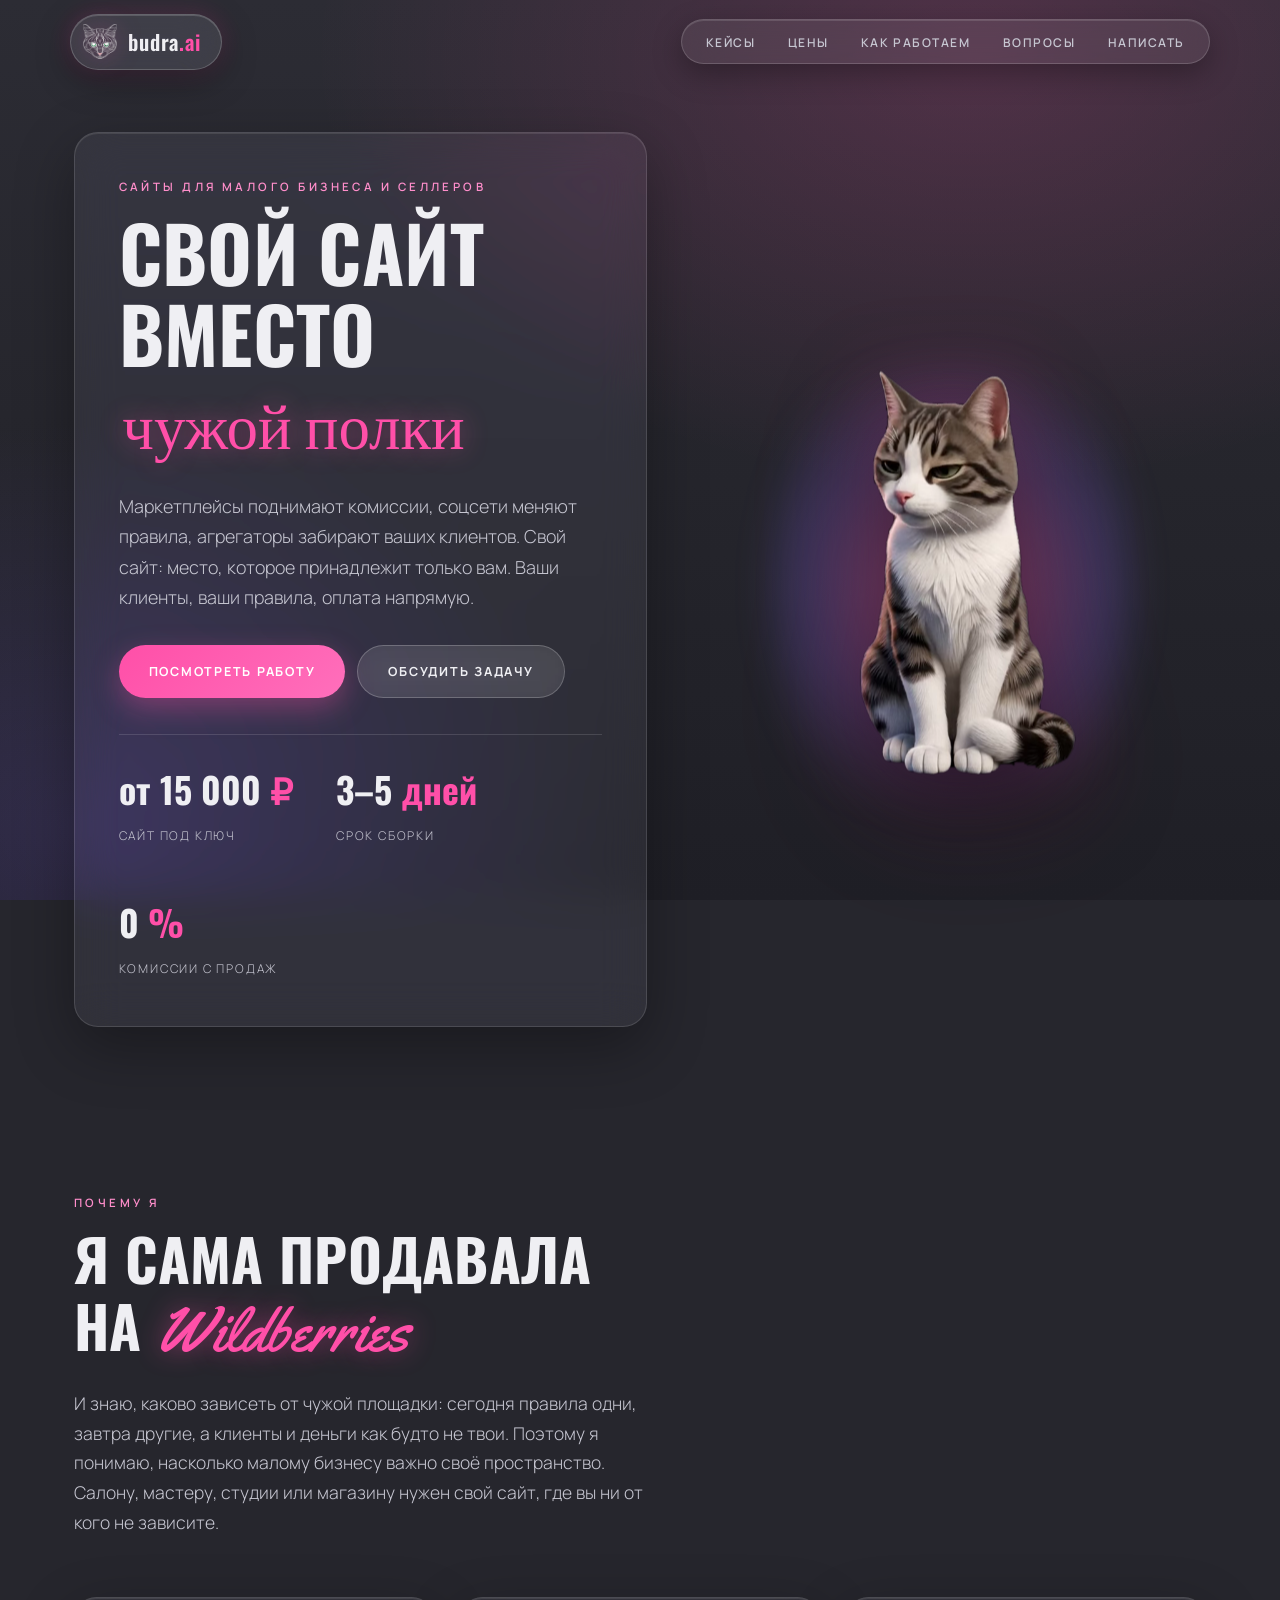
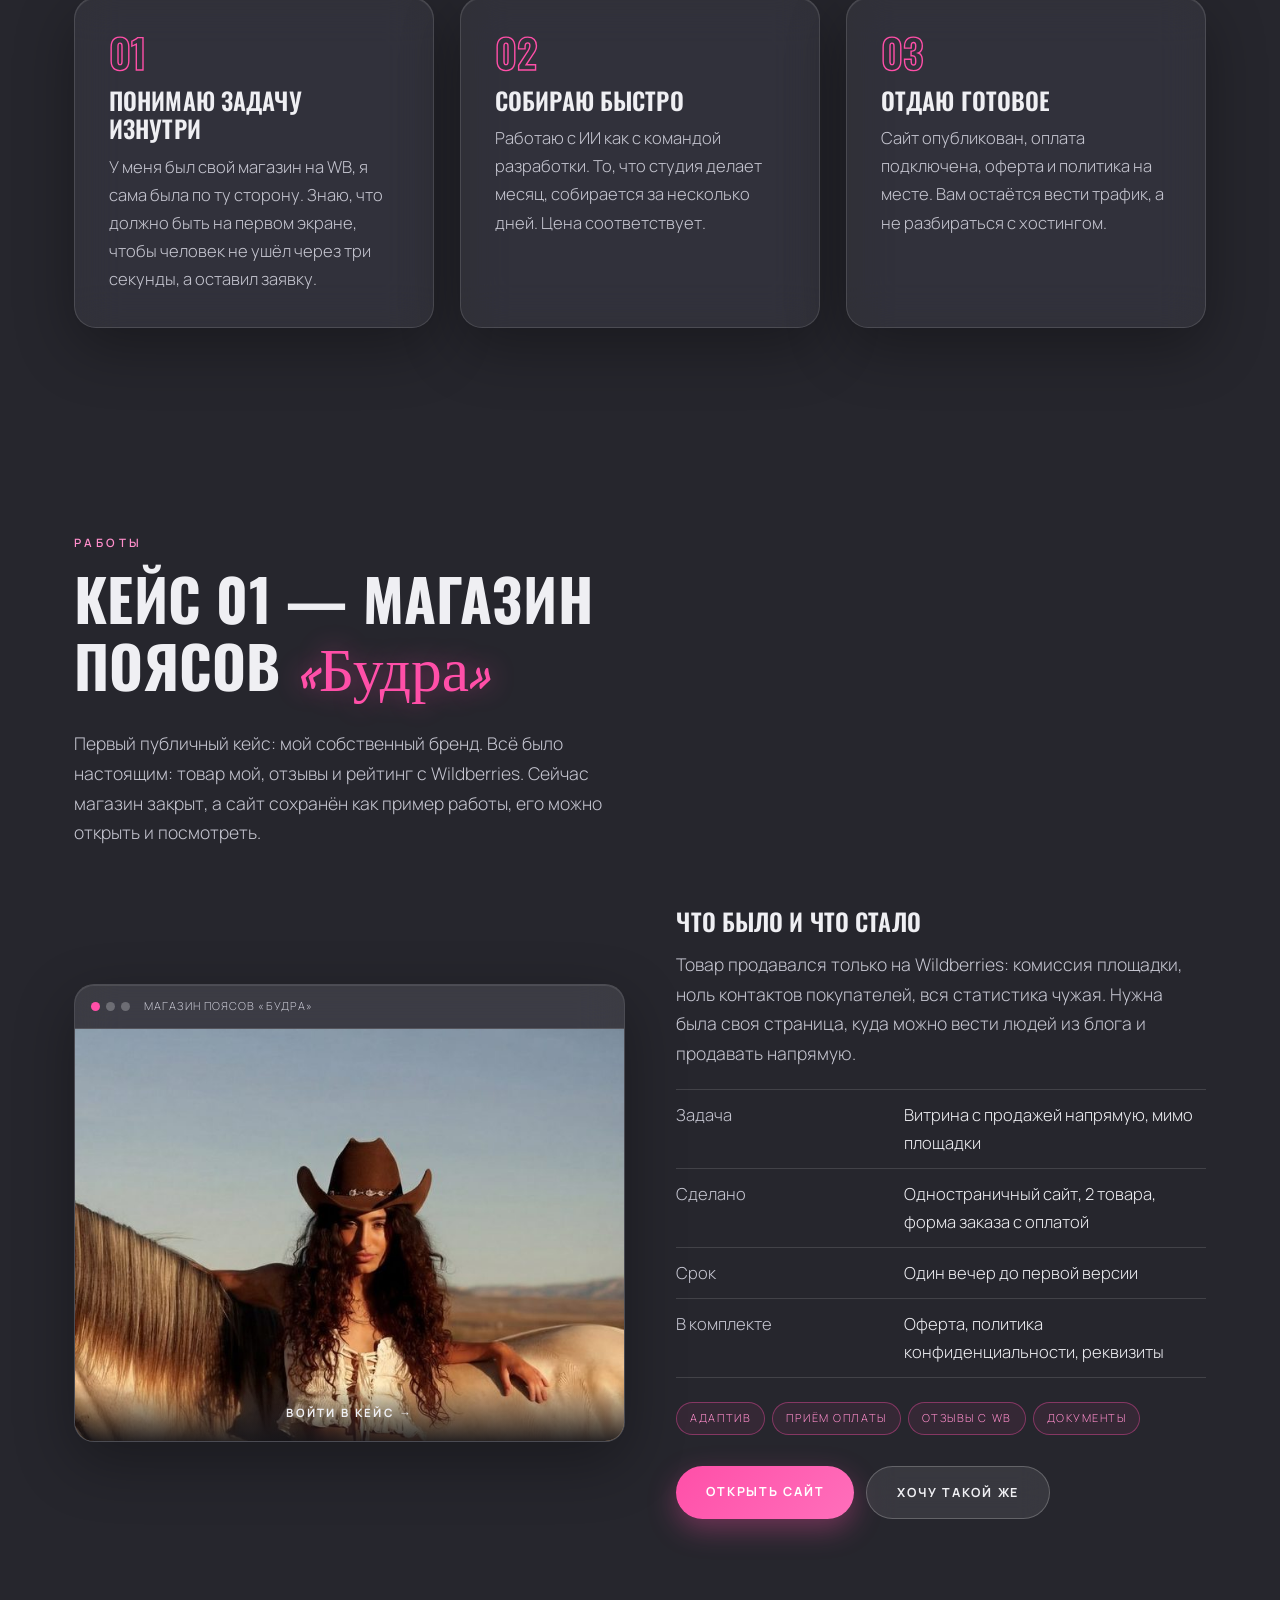
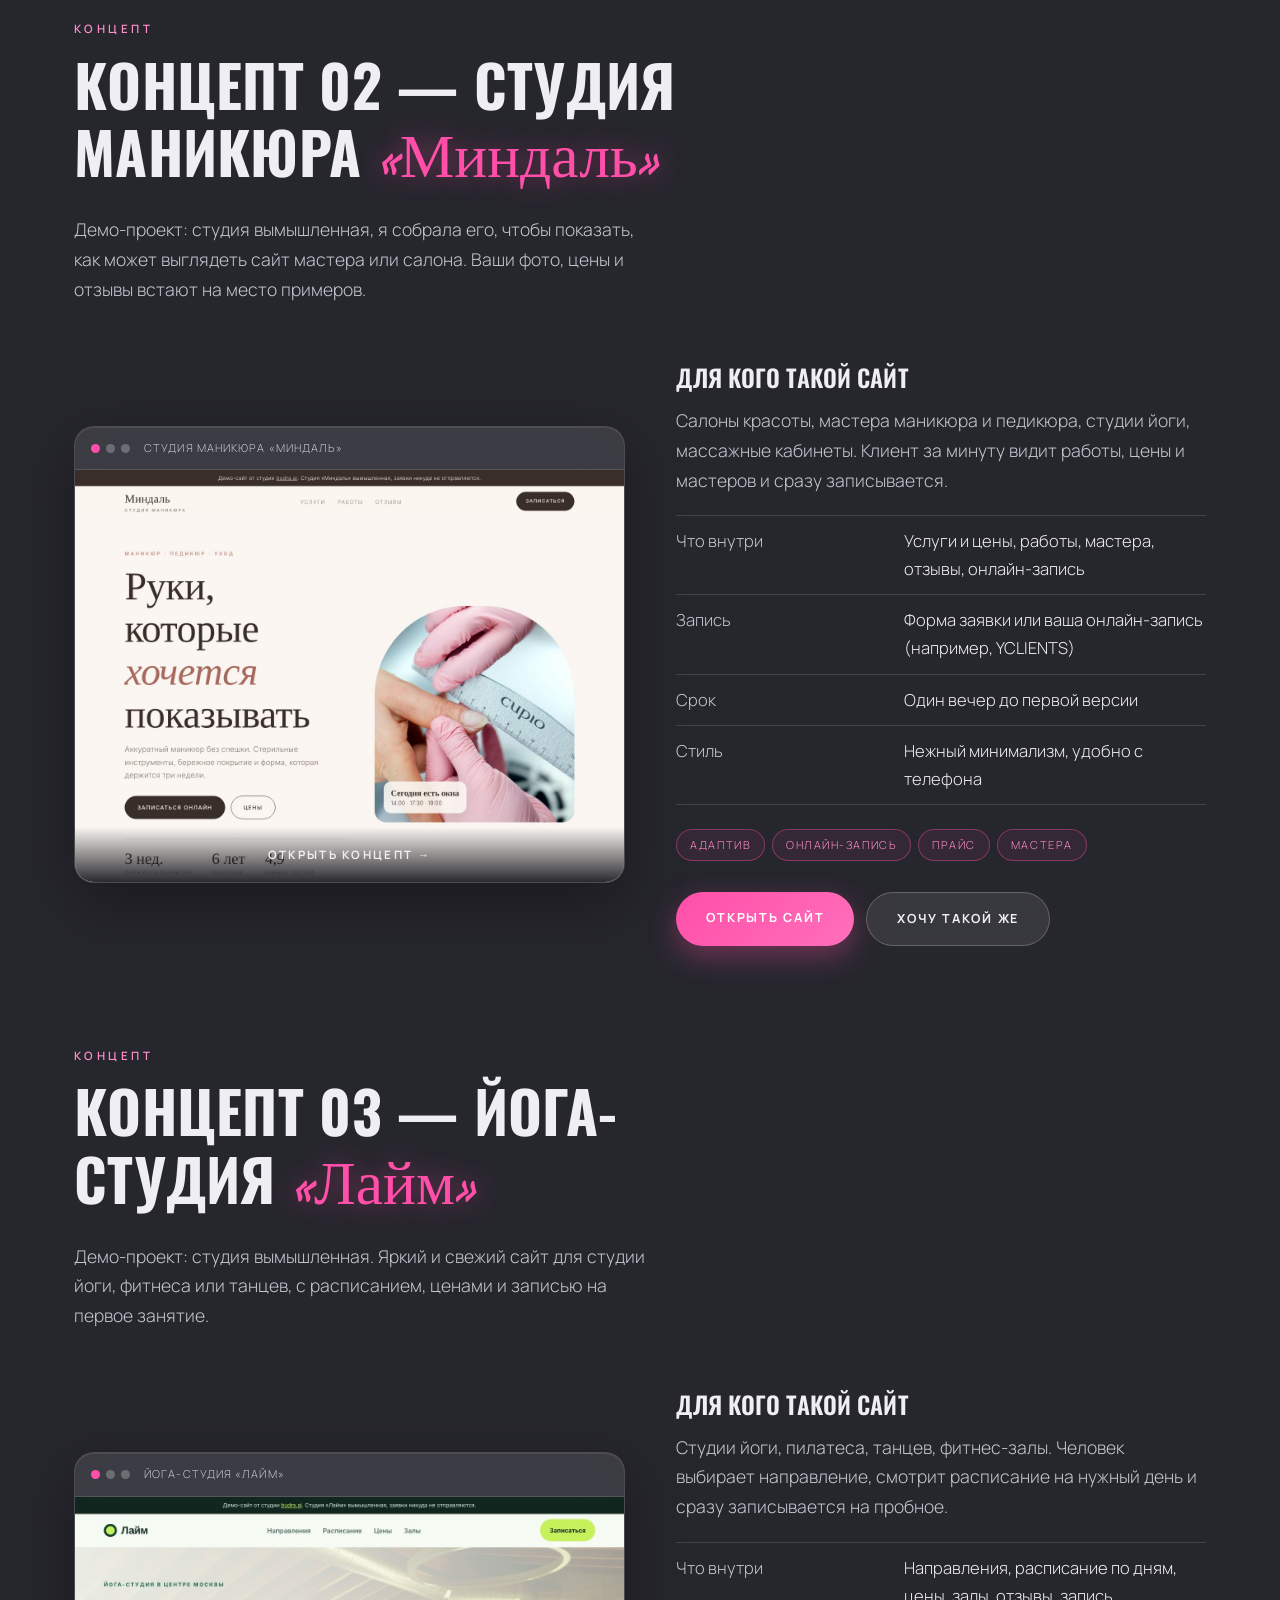
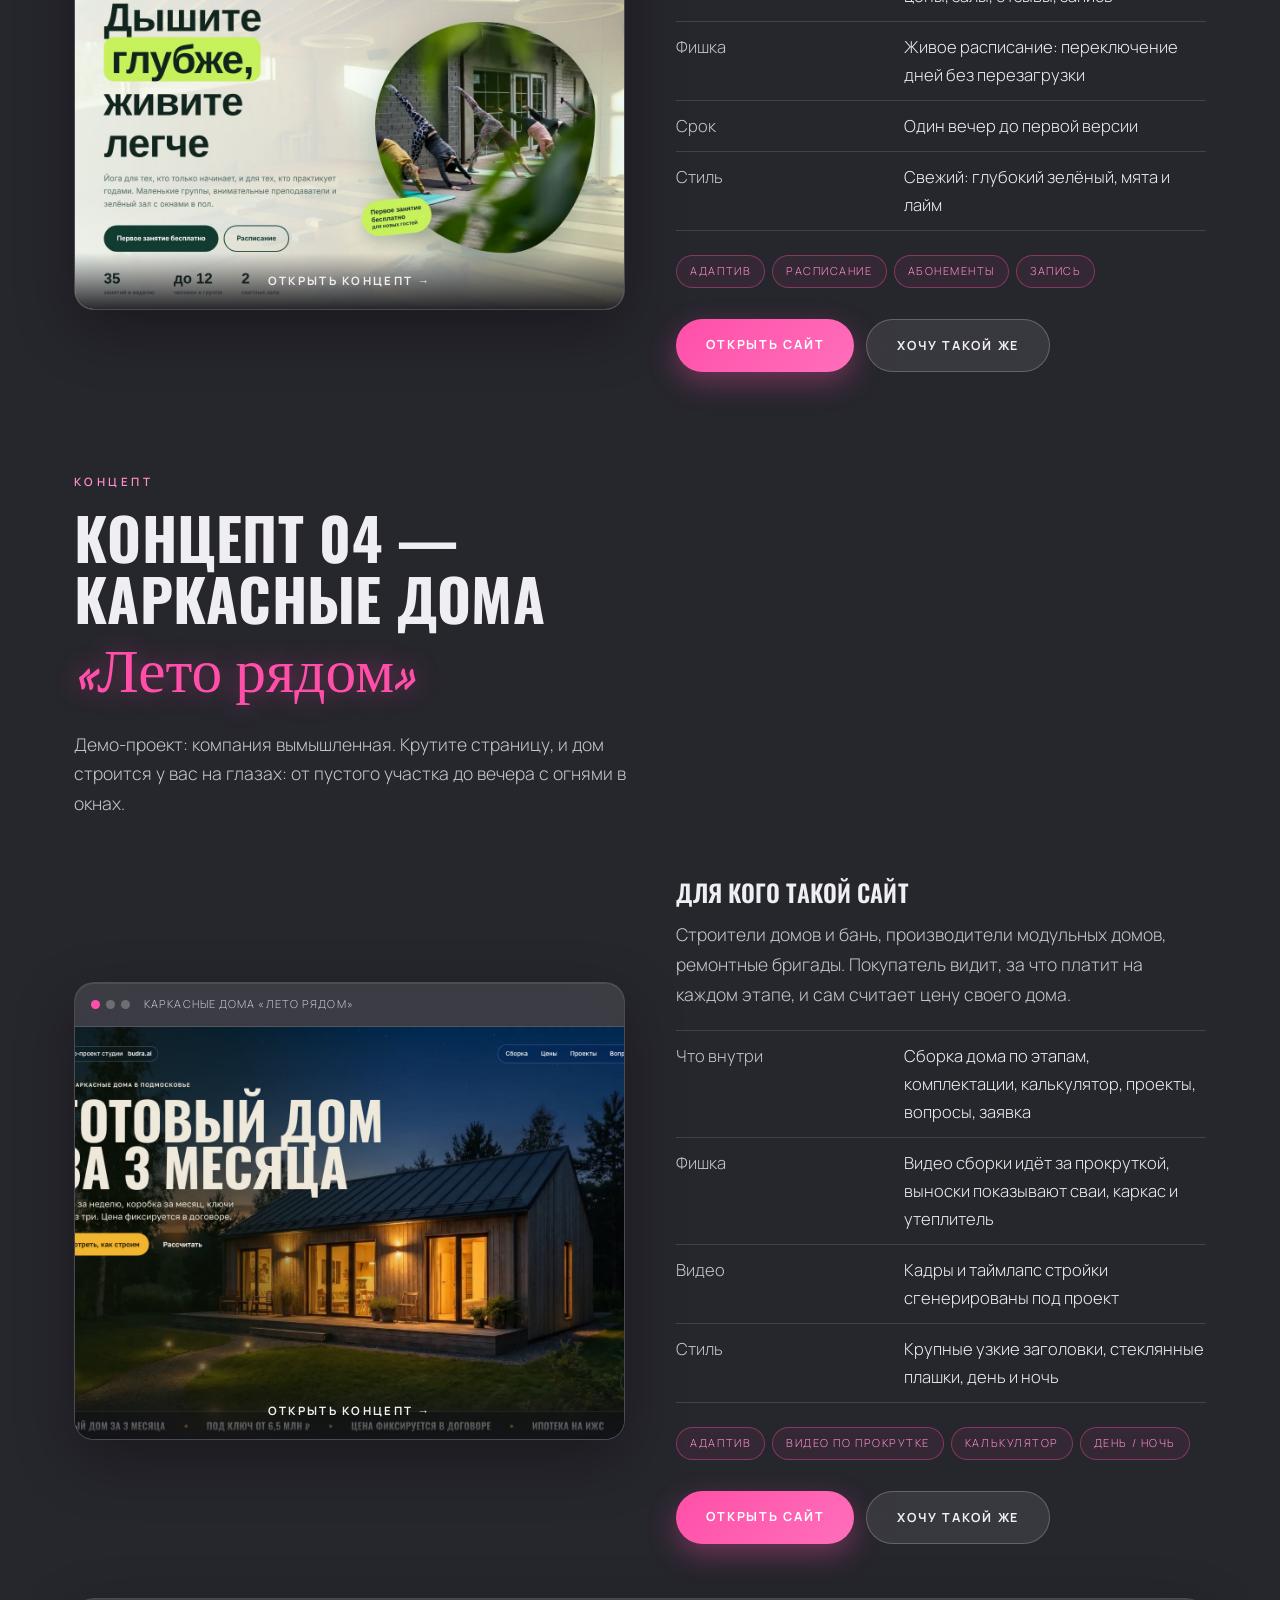
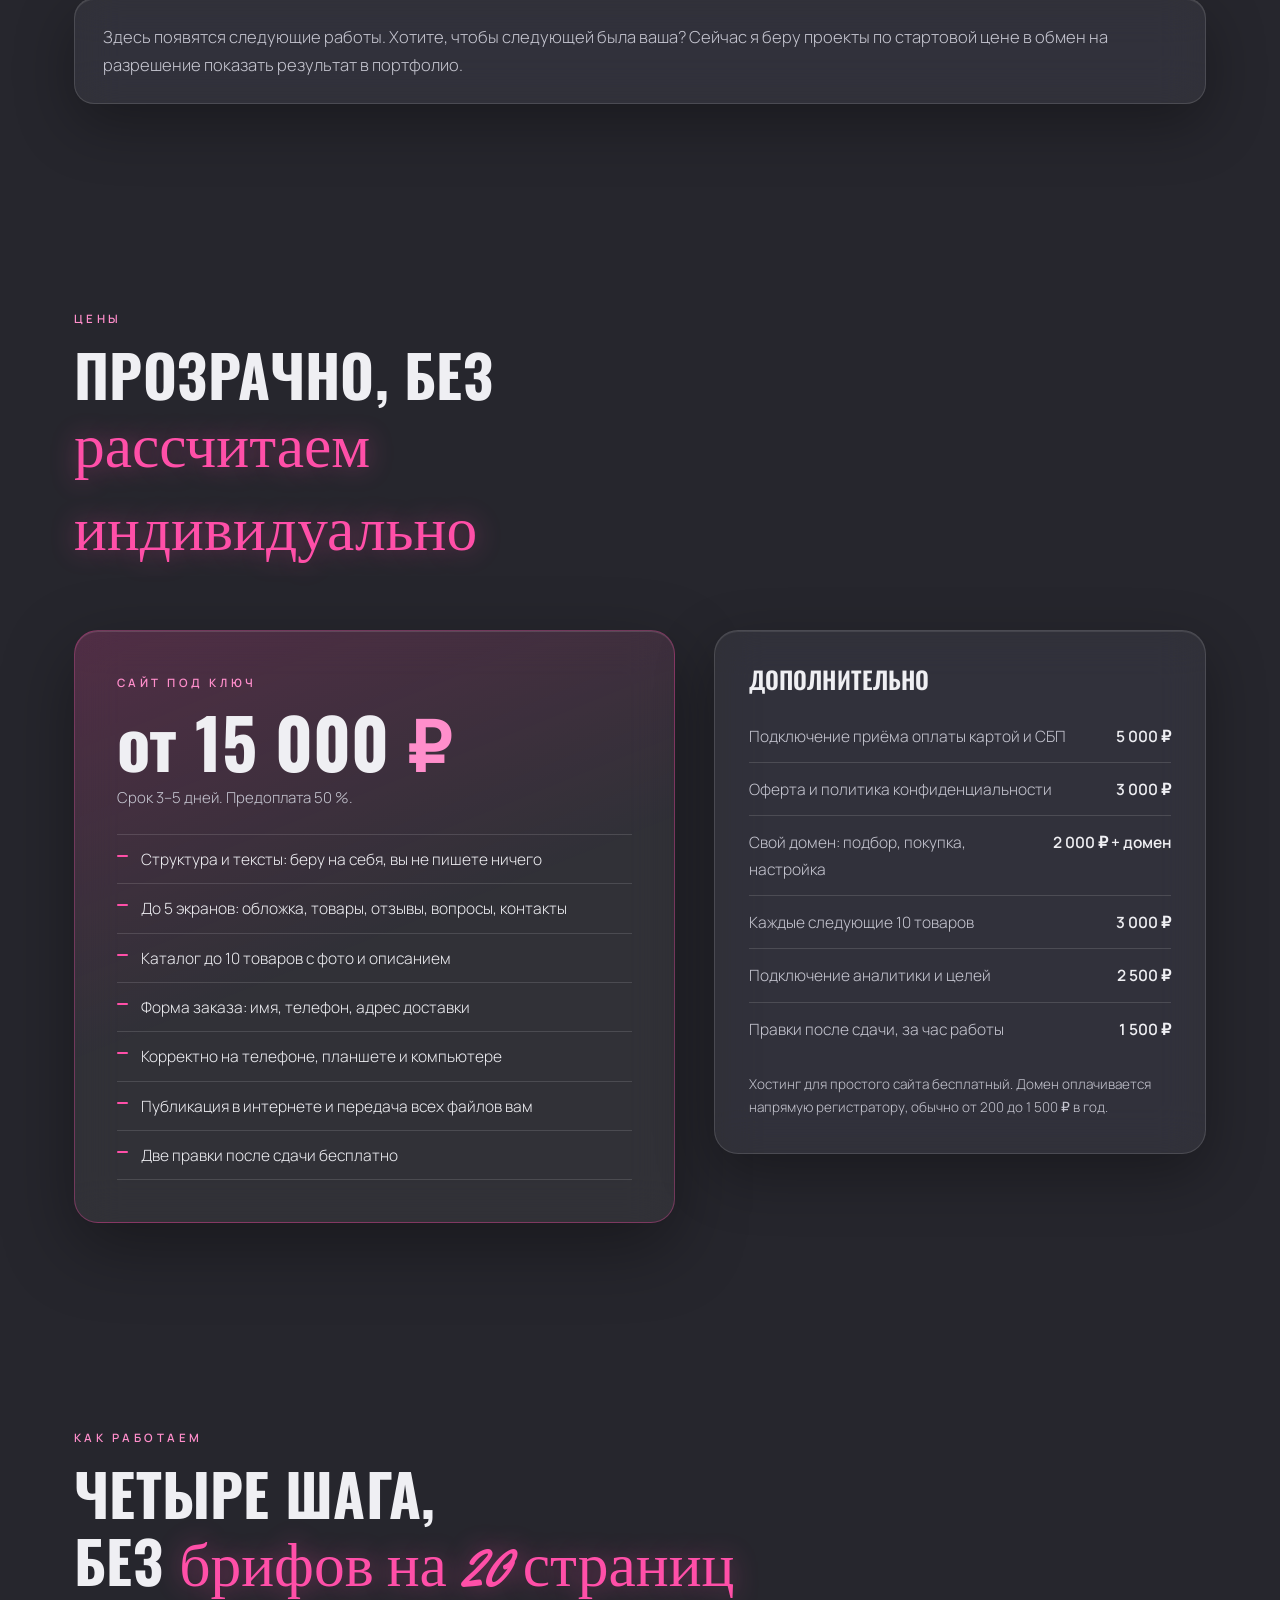
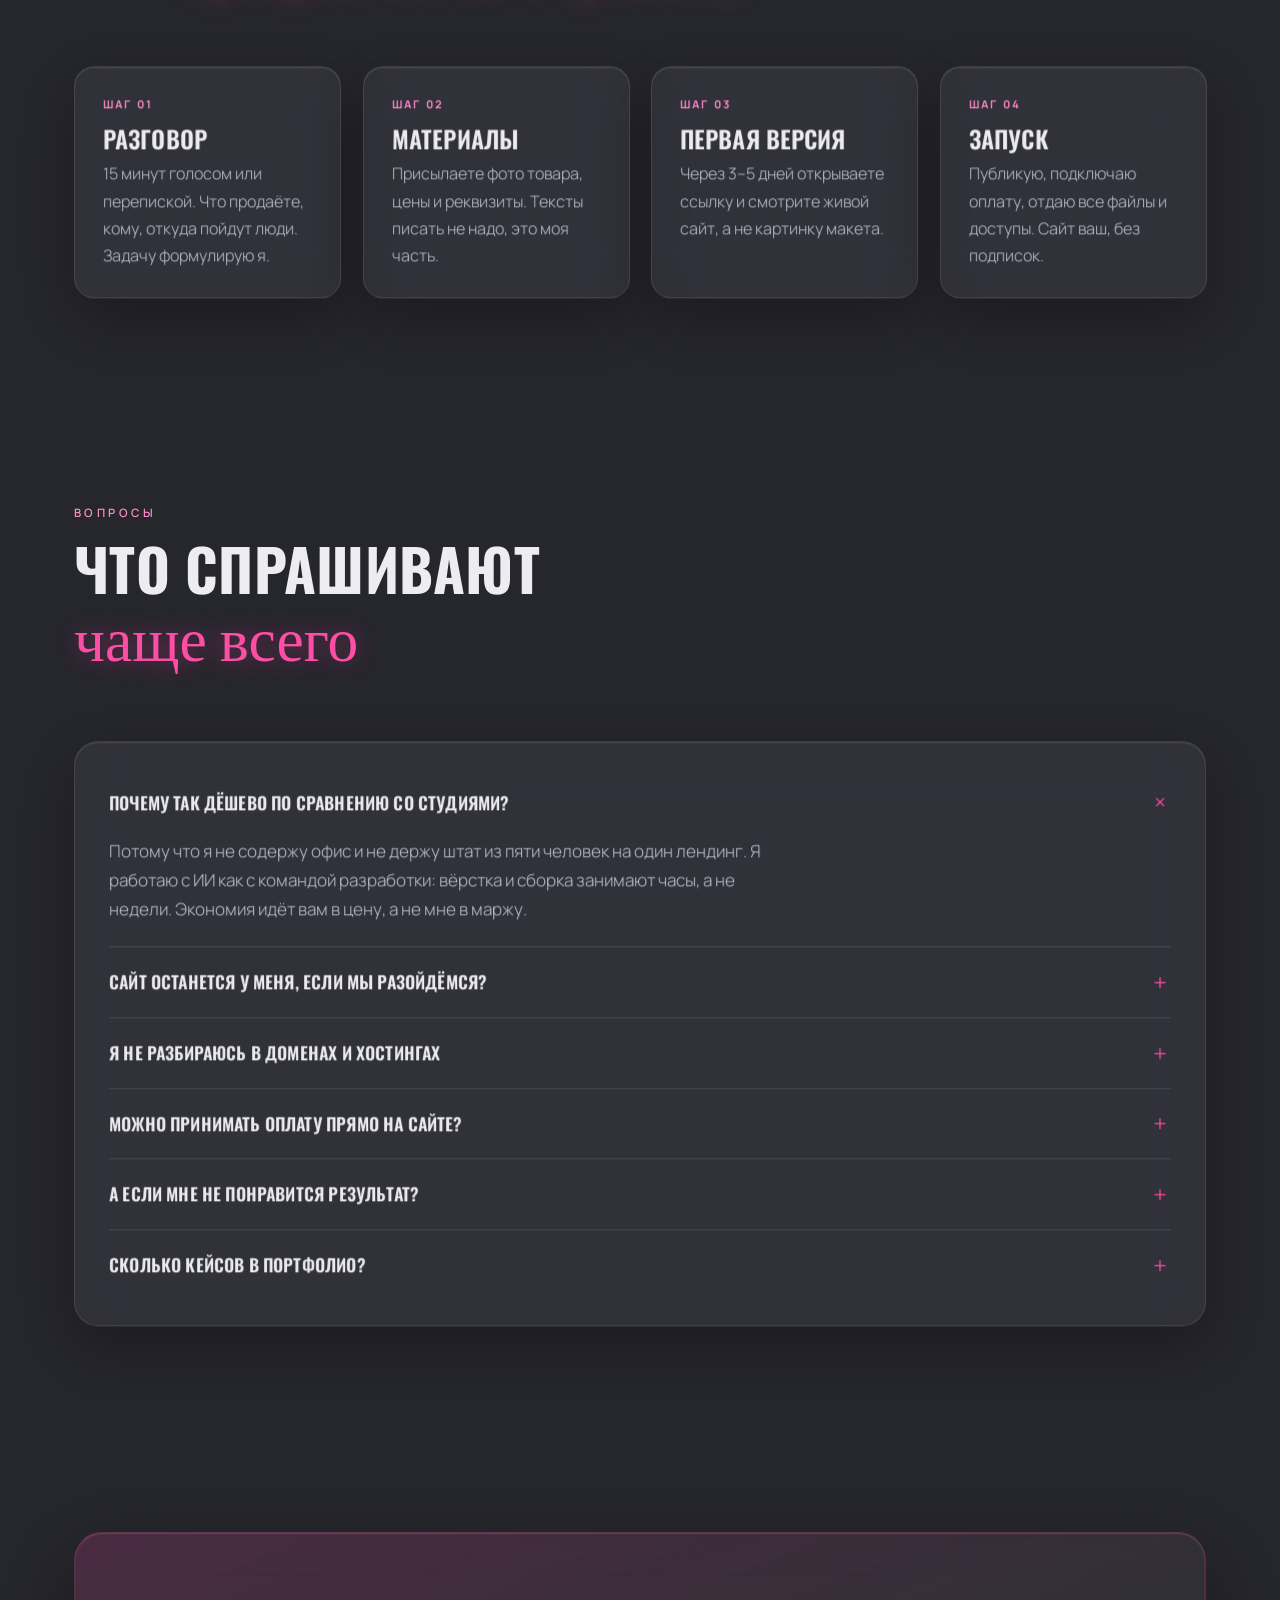
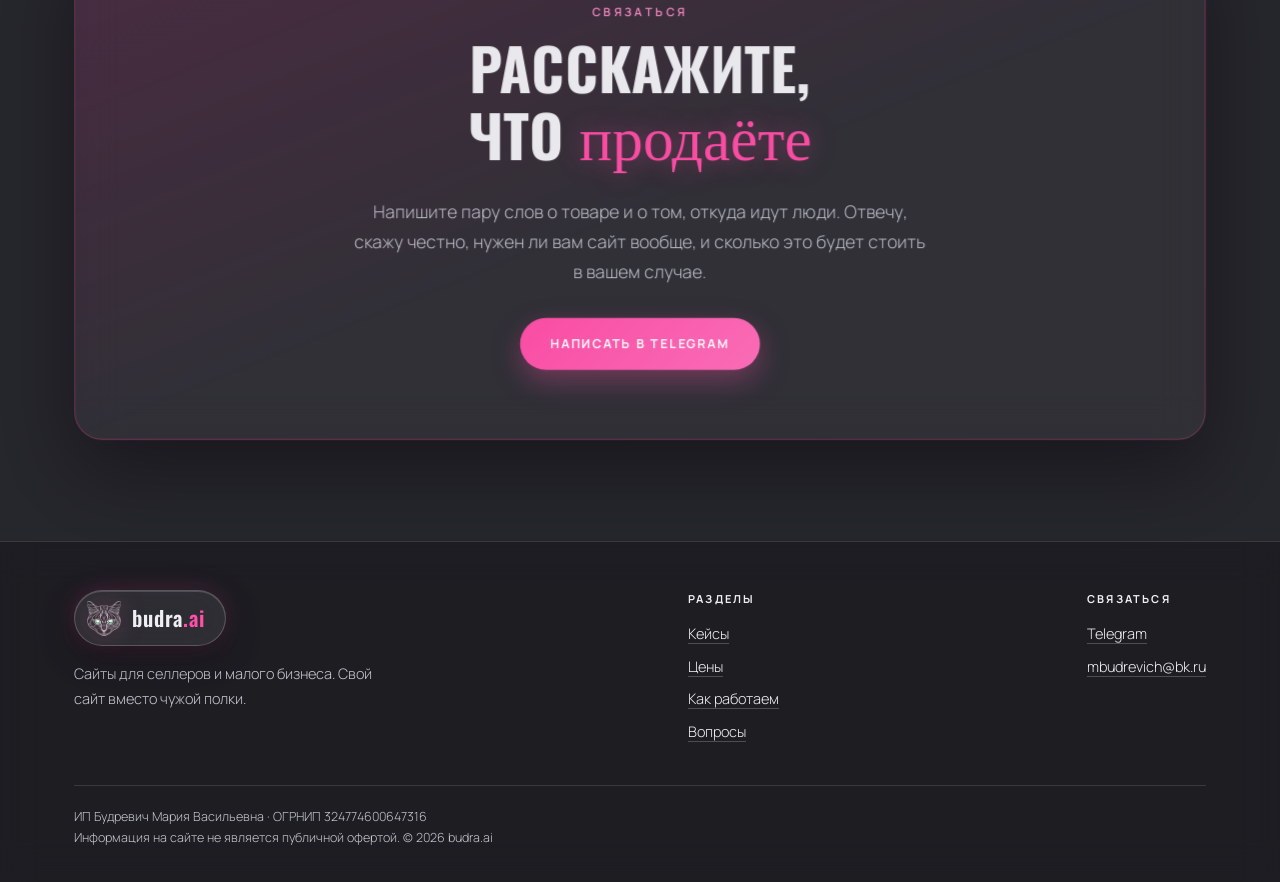
<file: index.html>
<!DOCTYPE html>
<html lang="ru">
<head>
<meta charset="UTF-8">
<meta name="viewport" content="width=device-width, initial-scale=1">
<title>budra.ai — сайты для селлеров и малого бизнеса</title>
<meta name="description" content="Сайты для тех, кто устал отдавать комиссию маркетплейсу. Свой сайт с приёмом оплаты от 15 000 ₽, срок 3-5 дней.">
<link rel="icon" href="img/logo.png">
<meta property="og:title" content="budra.ai — свой сайт вместо чужой полки">
<meta property="og:description" content="Сайты для селлеров и малого бизнеса. От 15 000 ₽, срок 3-5 дней.">
<meta property="og:image" content="img/case-budra.jpg">
<link rel="stylesheet" href="fonts/fonts.css">
<style>
:root{
  --bg:#26262D;
  --bg-2:#1F1F26;
  --glass:rgba(255,255,255,.055);
  --glass-2:rgba(255,255,255,.085);
  --line:rgba(255,255,255,.13);
  --line-2:rgba(255,255,255,.22);
  --text:#EFEFF3;
  --muted:#C6C6D1;
  --pink:#FF4FA8;
  --pink-2:#FF8ECB;
  --violet:#8B6BFF;
  --display:'Oswald','Arial Narrow',Impact,sans-serif;
  --script:'Yellowtail','Brush Script MT',cursive;
  --sans:'Manrope','Helvetica Neue',Arial,sans-serif;
}
*{margin:0;padding:0;box-sizing:border-box}
/* без scroll-behavior: плавность даёт Lenis, иначе они дерутся */
body{
  background:var(--bg);color:var(--text);font-family:var(--sans);font-weight:300;
  font-size:17px;line-height:1.7;-webkit-font-smoothing:antialiased;overflow-x:hidden;
}
img{display:block;max-width:100%}
a{color:inherit}
.wrap{max-width:1180px;margin:0 auto;padding:0 24px;position:relative;z-index:3}
section{padding:clamp(66px,8vw,110px) 0;position:relative;z-index:3}

/* ---------- 3D СЦЕНА ---------- */
#scene{position:fixed;inset:0;z-index:0;pointer-events:none;
  background:
    radial-gradient(1100px 720px at 76% 6%, rgba(255,79,168,.18), transparent 60%),
    radial-gradient(900px 700px at 6% 92%, rgba(139,107,255,.16), transparent 58%),
    linear-gradient(180deg,#2C2C34 0%, #26262D 46%, #1F1F26 100%);
}
#scene canvas{display:block;width:100%;height:100%}

/* ---------- ТИПОГРАФИКА ---------- */
h1,h2,h3{font-family:var(--display);font-weight:700;text-transform:uppercase;line-height:1.06;letter-spacing:.005em}
h2{font-size:clamp(30px,4.6vw,58px)}
h3{font-size:clamp(18px,1.9vw,24px);line-height:1.2;font-weight:600}
.scr{font-family:var(--script);text-transform:none;color:var(--pink);letter-spacing:0;
  font-weight:400;display:inline-block;line-height:1.35;
  text-shadow:0 0 26px rgba(255,79,168,.45);}
h1 .scr{font-size:.82em;margin-left:.06em}
h2 .scr{font-size:1.06em}
.eyebrow{font-size:11.5px;letter-spacing:.3em;text-transform:uppercase;color:var(--pink-2);margin-bottom:15px;font-weight:600}
.lead{color:var(--muted);max-width:58ch;margin-top:17px;font-size:17.5px}
.sec-head{max-width:700px;margin-bottom:clamp(36px,4.6vw,60px)}

/* ---------- СТЕКЛО ---------- */
.glass{
  background:var(--glass);border:1px solid var(--line);border-radius:20px;
  -webkit-backdrop-filter:blur(22px) saturate(150%);backdrop-filter:blur(22px) saturate(150%);
  box-shadow:0 20px 60px rgba(0,0,0,.32), inset 0 1px 0 rgba(255,255,255,.09);
}

/* ---------- КНОПКИ ---------- */
.btn{
  display:inline-block;padding:15px 30px;border:0;cursor:pointer;text-decoration:none;border-radius:999px;
  background:linear-gradient(135deg,var(--pink),#FF6FBB);color:#fff;font-family:var(--sans);font-weight:700;
  font-size:12.5px;letter-spacing:.14em;text-transform:uppercase;
  box-shadow:0 10px 28px rgba(255,79,168,.34);
  transition:transform .2s ease, box-shadow .3s ease, filter .3s;
}
.btn:hover{filter:brightness(1.08);transform:translateY(-2px);box-shadow:0 16px 40px rgba(255,79,168,.46)}
.btn:active{transform:translateY(0)}
.btn.line{background:var(--glass-2);color:var(--text);border:1px solid var(--line-2);box-shadow:none;
  -webkit-backdrop-filter:blur(14px);backdrop-filter:blur(14px)}
.btn.line:hover{background:rgba(255,255,255,.15);filter:none}

/* ---------- ШАПКА ---------- */
header{position:fixed;inset:14px 0 auto 0;z-index:60;transition:.3s}
.nav{max-width:1180px;margin:0 auto;padding:0 20px;display:flex;align-items:center;justify-content:space-between;gap:16px}
.plate{
  display:flex;align-items:center;gap:11px;text-decoration:none;padding:9px 20px 9px 12px;border-radius:999px;
  background:rgba(255,255,255,.09);border:1px solid rgba(255,255,255,.20);
  -webkit-backdrop-filter:blur(20px) saturate(160%);backdrop-filter:blur(20px) saturate(160%);
  box-shadow:0 10px 34px rgba(0,0,0,.35), 0 0 26px rgba(255,79,168,.20), inset 0 1px 0 rgba(255,255,255,.16);
  transition:box-shadow .3s, transform .2s;
}
.plate:hover{transform:translateY(-1px);box-shadow:0 12px 40px rgba(0,0,0,.4), 0 0 40px rgba(255,79,168,.35), inset 0 1px 0 rgba(255,255,255,.2)}
.plate img{width:34px;filter:drop-shadow(0 0 12px rgba(255,79,168,.65))}
.plate b{font-family:var(--display);font-size:21px;font-weight:600;letter-spacing:.04em;text-transform:lowercase}
.plate b i{font-style:normal;color:var(--pink)}
.menu-plate{display:flex;align-items:center;gap:6px;padding:7px 10px;border-radius:999px;
  background:rgba(255,255,255,.07);border:1px solid rgba(255,255,255,.16);
  -webkit-backdrop-filter:blur(20px);backdrop-filter:blur(20px);
  box-shadow:0 10px 30px rgba(0,0,0,.3), inset 0 1px 0 rgba(255,255,255,.12)}
.nav-links{display:flex;gap:4px;list-style:none;align-items:center}
.nav-links a{text-decoration:none;font-size:12px;letter-spacing:.13em;text-transform:uppercase;color:var(--muted);
  font-weight:600;padding:9px 14px;border-radius:999px;transition:.2s}
.nav-links a:hover{color:#fff;background:rgba(255,255,255,.1)}
.burger{display:none;background:none;border:0;cursor:pointer;padding:9px 11px;border-radius:999px}
.burger i{display:block;width:20px;height:2px;background:var(--text);margin:4px 0;border-radius:2px}

/* ---------- ГЕРОЙ ---------- */
.hero{min-height:100svh;display:flex;align-items:center;padding:132px 0 64px}
.hero-grid{display:grid;grid-template-columns:1.06fr .94fr;gap:clamp(28px,4vw,56px);align-items:center}
.hero-copy{padding:clamp(28px,3.4vw,44px);border-radius:24px}
.hero h1{font-size:clamp(38px,6vw,86px)}
.hero p{color:var(--muted);margin-top:20px;max-width:46ch;font-size:clamp(17px,1.4vw,19px)}
.hero-actions{display:flex;gap:12px;flex-wrap:wrap;margin-top:32px}
.facts{display:flex;gap:clamp(20px,3.4vw,44px);flex-wrap:wrap;margin-top:36px;padding-top:24px;border-top:1px solid var(--line)}
.facts b{display:block;font-family:var(--display);font-size:clamp(24px,2.8vw,36px);font-weight:700}
.facts b em{font-style:normal;color:var(--pink)}
.facts small{font-size:12px;letter-spacing:.15em;text-transform:uppercase;color:var(--muted)}
.hero-stage{min-height:clamp(320px,46vh,520px);display:flex;flex-direction:column;align-items:center;justify-content:center;gap:22px;padding-bottom:10px}
.cat3d{position:relative;will-change:transform;transform-style:preserve-3d}
/* подложка: кот не должен теряться на тёмной странице */
.cat3d::before{content:"";position:absolute;left:50%;top:54%;width:150%;height:125%;transform:translate(-50%,-50%);
  background:
    radial-gradient(ellipse 46% 52% at 50% 50%, rgba(255,255,255,.10) 0%, transparent 70%),
    radial-gradient(circle, rgba(255,79,168,.42) 0%, rgba(139,107,255,.22) 44%, transparent 70%);
  filter:blur(18px);z-index:0;border-radius:50%}
.cat3d img,.cat3d video{height:clamp(300px,50vh,540px);width:auto;display:block;position:relative;z-index:1;
  filter:drop-shadow(0 30px 46px rgba(0,0,0,.62)) drop-shadow(0 0 38px rgba(255,79,168,.28))}
/* ролик с прозрачным слоем перекрывает картинку, как только пошёл */
.cat3d video{position:absolute;left:50%;top:50%;transform:translate(-50%,-50%);opacity:0;transition:opacity .5s}
.cat3d.playing video{opacity:1}
.cat3d.playing img{opacity:0}
.hint{font-size:11.5px;letter-spacing:.2em;text-transform:uppercase;color:var(--muted);
  padding:11px 20px;border-radius:999px;background:rgba(255,255,255,.06);border:1px solid var(--line);
  -webkit-backdrop-filter:blur(14px);backdrop-filter:blur(14px);text-align:center}

/* ---------- КАРТОЧКИ ---------- */
.why-grid{display:grid;grid-template-columns:repeat(3,1fr);gap:clamp(16px,2.2vw,26px)}
.card{padding:clamp(24px,2.7vw,34px);border-radius:22px;transition:transform .35s ease, box-shadow .35s ease, border-color .35s}
.card:hover{transform:translateY(-8px);border-color:rgba(255,79,168,.45);box-shadow:0 30px 70px rgba(0,0,0,.45), 0 0 40px rgba(255,79,168,.12)}
.card .n{font-family:var(--display);font-size:40px;font-weight:700;color:transparent;-webkit-text-stroke:1.4px var(--pink);line-height:1;margin-bottom:14px}
.card p{margin-top:10px;color:var(--muted);font-size:16.5px}

/* ---------- КЕЙС ---------- */
.case{display:grid;grid-template-columns:1.02fr .98fr;gap:clamp(28px,4vw,56px);align-items:center;perspective:1100px}
.case-shot{
  position:relative;overflow:hidden;border-radius:20px;cursor:pointer;transform-style:preserve-3d;
  transition:transform .45s cubic-bezier(.2,.7,.3,1), box-shadow .45s, opacity .6s;
}
.case-shot:hover{box-shadow:0 34px 90px rgba(0,0,0,.5), 0 0 50px rgba(255,79,168,.22)}
.case-shot .bar{display:flex;align-items:center;gap:6px;padding:12px 16px;border-bottom:1px solid var(--line);background:rgba(255,255,255,.05)}
.case-shot .bar i{width:9px;height:9px;border-radius:50%;background:rgba(255,255,255,.25);display:block}
.case-shot .bar i:first-child{background:var(--pink)}
.case-shot .bar span{margin-left:8px;font-size:11px;letter-spacing:.1em;text-transform:uppercase;color:var(--muted)}
.case-shot img{width:100%;aspect-ratio:4/3;object-fit:cover;object-position:center 26%;transition:transform .7s}
.case-shot:hover img{transform:scale(1.05)}
.enter{position:absolute;inset:auto 0 0 0;padding:18px;display:flex;justify-content:center;
  background:linear-gradient(to top, rgba(20,20,25,.9), transparent);
  font-size:11.5px;letter-spacing:.2em;text-transform:uppercase;font-weight:700}
body.zoom .case-shot{transform:translateZ(430px) scale(1.06);opacity:0;transition:.8s cubic-bezier(.7,0,.35,1)}
.case-meta{list-style:none;margin:20px 0 24px;border-top:1px solid var(--line)}
.case-meta li{display:flex;gap:16px;padding:11px 0;border-bottom:1px solid var(--line);font-size:16.5px}
.case-meta span:first-child{flex:0 0 40%;color:var(--muted)}
.tag{display:inline-block;font-size:11px;letter-spacing:.14em;text-transform:uppercase;color:var(--pink-2);
  border:1px solid rgba(255,79,168,.4);padding:6px 13px;border-radius:999px;margin:0 7px 7px 0;background:rgba(255,79,168,.07)}
.soon{margin-top:clamp(34px,4.4vw,54px);padding:24px 28px;border-radius:20px;color:var(--muted);font-size:16.5px}

/* ---------- ЦЕНЫ ---------- */
.price-grid{display:grid;grid-template-columns:1.1fr .9fr;gap:clamp(22px,3vw,44px);align-items:start}
.price-main{padding:clamp(26px,3.4vw,42px);border-radius:24px;
  background:linear-gradient(158deg, rgba(255,79,168,.20), rgba(255,255,255,.05) 52%);
  border:1px solid rgba(255,79,168,.32);
  -webkit-backdrop-filter:blur(22px);backdrop-filter:blur(22px);
  box-shadow:0 24px 70px rgba(0,0,0,.35), inset 0 1px 0 rgba(255,255,255,.12)}
.price-main .num{font-family:var(--display);font-size:clamp(40px,5.4vw,70px);font-weight:700;line-height:1;margin:4px 0 8px}
.price-main .num em{font-style:normal;color:var(--pink-2)}
.price-main .term{color:var(--muted);font-size:15px}
.incl{list-style:none;margin-top:24px;border-top:1px solid var(--line)}
.incl li{padding:11px 0 11px 24px;border-bottom:1px solid var(--line);position:relative;font-size:15.5px}
.incl li::before{content:"";position:absolute;left:0;top:20px;width:11px;height:2px;border-radius:2px;background:var(--pink)}
.extra-box{padding:clamp(24px,3vw,34px);border-radius:24px}
.extra{list-style:none}
.extra li{display:flex;justify-content:space-between;gap:18px;padding:13px 0;border-bottom:1px solid var(--line);font-size:15.5px}
.extra li:last-child{border-bottom:0}
.extra li span{color:var(--muted)}
.extra li b{font-weight:600;white-space:nowrap}
.price-note{margin-top:18px;font-size:13.5px;color:var(--muted)}

/* ---------- ШАГИ ---------- */
.steps{display:grid;grid-template-columns:repeat(4,1fr);gap:clamp(14px,2vw,22px)}
.step{padding:clamp(20px,2.4vw,28px);border-radius:20px}
.step b{display:block;font-size:11px;letter-spacing:.2em;color:var(--pink-2);margin-bottom:10px;font-weight:700}
.step p{color:var(--muted);font-size:16px;margin-top:8px}

/* ---------- FAQ ---------- */
.faq{padding:clamp(10px,2vw,26px) clamp(20px,3vw,34px);border-radius:24px}
.faq details{border-bottom:1px solid var(--line)}
.faq details:last-child{border-bottom:0}
.faq summary{cursor:pointer;list-style:none;padding:20px 44px 20px 0;position:relative;
  font-family:var(--display);font-size:17.5px;font-weight:600;text-transform:uppercase;letter-spacing:.01em}
.faq summary::-webkit-details-marker{display:none}
.faq summary::after{content:"+";position:absolute;right:4px;top:50%;transform:translateY(-50%);
  font-family:var(--sans);font-weight:300;font-size:24px;color:var(--pink);transition:transform .25s}
.faq details[open] summary::after{transform:translateY(-50%) rotate(45deg)}
.faq details p{padding:0 44px 22px 0;color:var(--muted);max-width:72ch}

/* ---------- ФИНАЛ ---------- */
.cta{text-align:center}
.cta-box{padding:clamp(38px,5.4vw,74px) clamp(24px,4vw,56px);border-radius:28px;
  background:linear-gradient(158deg, rgba(255,79,168,.18), rgba(255,255,255,.05) 55%);
  border:1px solid rgba(255,79,168,.3);
  -webkit-backdrop-filter:blur(22px);backdrop-filter:blur(22px);
  box-shadow:0 30px 80px rgba(0,0,0,.4), inset 0 1px 0 rgba(255,255,255,.12)}
.cta .lead{margin:16px auto 0}
.cta-actions{display:flex;gap:12px;justify-content:center;flex-wrap:wrap;margin-top:32px}

/* ---------- ПОДВАЛ ---------- */
footer{padding:48px 0 34px;font-size:14.5px;color:var(--muted);position:relative;z-index:3;
  background:rgba(20,20,25,.5);border-top:1px solid var(--line);
  -webkit-backdrop-filter:blur(18px);backdrop-filter:blur(18px)}
.foot{display:flex;justify-content:space-between;gap:32px;flex-wrap:wrap;align-items:flex-start}
footer h4{font-size:11px;letter-spacing:.2em;text-transform:uppercase;color:var(--text);margin-bottom:13px;font-weight:700}
footer ul{list-style:none}
footer li{margin-bottom:8px}
footer a{color:var(--text);text-decoration:none;border-bottom:1px solid var(--line-2)}
footer a:hover{border-color:var(--pink);color:var(--pink-2)}
.legal{margin-top:32px;padding-top:20px;border-top:1px solid var(--line);font-size:12.5px;line-height:1.7}

/* ---------- ПОЯВЛЕНИЕ ---------- */
.fade{opacity:0;transform:translateY(30px) scale(.985);transition:opacity .8s ease, transform .9s cubic-bezier(.2,.7,.3,1)}
.fade.in{opacity:1;transform:none}
body.diving .hero-grid{transform:scale(1.14);opacity:0;transition:transform 1s cubic-bezier(.7,0,.35,1), opacity .85s}
.hero-grid{transition:transform .5s, opacity .5s}

@media (prefers-reduced-motion: reduce){ .fade{transition:none;opacity:1;transform:none} }
@media (max-width:980px){
  .why-grid,.steps{grid-template-columns:1fr 1fr}
  .hero-grid,.case,.price-grid{grid-template-columns:1fr}
  .hero{padding-top:120px}
  .hero-stage{min-height:0;order:-1;margin-bottom:10px}
  .cat3d img{height:min(42vh,330px)}
}
@media (max-width:640px){
  body{font-size:17px}
  .lead,.card p{font-size:17px}
  .why-grid,.steps{grid-template-columns:1fr}
  .nav-links{display:none;position:absolute;top:calc(100% + 10px);right:20px;left:20px;
    flex-direction:column;gap:2px;padding:12px;border-radius:20px;
    background:rgba(35,35,42,.96);border:1px solid var(--line);
    -webkit-backdrop-filter:blur(20px);backdrop-filter:blur(20px)}
  .nav-links.open{display:flex}
  .nav-links a{display:block;padding:13px 14px;width:100%}
  .burger{display:block}
  .menu-plate{padding:5px}
  .extra li{flex-direction:column;gap:2px}
  .hero{min-height:auto;padding:108px 0 56px}
}
</style>
</head>
<body>

<div id="scene"></div>

<header id="hdr">
  <div class="nav">
    <a class="plate" href="#top"><img src="img/logo.png" alt=""><b>budra<i>.ai</i></b></a>
    <div class="menu-plate">
      <ul class="nav-links" id="menu">
        <li><a href="#kejsy">Кейсы</a></li>
        <li><a href="#ceny">Цены</a></li>
        <li><a href="#kak">Как работаем</a></li>
        <li><a href="#voprosy">Вопросы</a></li>
        <li><a href="#svyaz">Написать</a></li>
      </ul>
      <button class="burger" id="burger" aria-label="Меню"><i></i><i></i><i></i></button>
    </div>
  </div>
</header>

<!-- ГЕРОЙ -->
<section class="hero" id="top">
  <div class="wrap">
    <div class="hero-grid">
      <div class="hero-copy glass">
        <div class="eyebrow">Сайты для малого бизнеса и селлеров</div>
        <h1>Свой сайт<br>вместо <span class="scr">чужой полки</span></h1>
        <p>Маркетплейсы поднимают комиссии, соцсети меняют правила, агрегаторы забирают ваших клиентов. Свой сайт: место, которое принадлежит только вам. Ваши клиенты, ваши правила, оплата напрямую.</p>
        <div class="hero-actions">
          <button class="btn" id="dive">Посмотреть работу</button>
          <a class="btn line" data-tg href="#svyaz">Обсудить задачу</a>
        </div>
        <div class="facts">
          <div><b>от 15 000 <em>₽</em></b><small>Сайт под ключ</small></div>
          <div><b>3–5 <em>дней</em></b><small>Срок сборки</small></div>
          <div><b>0 <em>%</em></b><small>Комиссии с продаж</small></div>
        </div>
      </div>
      <div class="hero-stage">
        <div class="cat3d" id="cat3d">
          <video id="catvid" autoplay loop muted playsinline preload="auto">
            <source src="video/cat.webm" type="video/webm">
          </video>
          <img src="img/cat.png" id="catimg" alt="Кот">
        </div>
      </div>
    </div>
  </div>
</section>

<!-- ПОЧЕМУ Я -->
<section id="pochemu">
  <div class="wrap">
    <div class="sec-head fade">
      <div class="eyebrow">Почему я</div>
      <h2>Я сама продавала<br>на <span class="scr">Wildberries</span></h2>
      <p class="lead">И знаю, каково зависеть от чужой площадки: сегодня правила одни, завтра другие, а клиенты и деньги как будто не твои. Поэтому я понимаю, насколько малому бизнесу важно своё пространство. Салону, мастеру, студии или магазину нужен свой сайт, где вы ни от кого не зависите.</p>
    </div>
    <div class="why-grid">
      <div class="card glass fade">
        <div class="n">01</div>
        <h3>Понимаю задачу изнутри</h3>
        <p>У меня был свой магазин на WB, я сама была по ту сторону. Знаю, что должно быть на первом экране, чтобы человек не ушёл через три секунды, а оставил заявку.</p>
      </div>
      <div class="card glass fade">
        <div class="n">02</div>
        <h3>Собираю быстро</h3>
        <p>Работаю с ИИ как с командой разработки. То, что студия делает месяц, собирается за несколько дней. Цена соответствует.</p>
      </div>
      <div class="card glass fade">
        <div class="n">03</div>
        <h3>Отдаю готовое</h3>
        <p>Сайт опубликован, оплата подключена, оферта и политика на месте. Вам остаётся вести трафик, а не разбираться с хостингом.</p>
      </div>
    </div>
  </div>
</section>

<!-- КЕЙС -->
<section id="kejsy">
  <div class="wrap">
    <div class="sec-head fade">
      <div class="eyebrow">Работы</div>
      <h2>Кейс 01 — магазин<br>поясов <span class="scr">«Будра»</span></h2>
      <p class="lead">Первый публичный кейс: мой собственный бренд. Всё было настоящим: товар мой, отзывы и рейтинг с Wildberries. Сейчас магазин закрыт, а сайт сохранён как пример работы, его можно открыть и посмотреть.</p>
    </div>

    <div class="case">
      <div class="case-shot glass fade" id="shot" title="Открыть сайт">
        <div class="bar"><i></i><i></i><i></i><span>магазин поясов «Будра»</span></div>
        <img src="img/case-budra.jpg" alt="Сайт магазина поясов Будра">
        <div class="enter">Войти в кейс →</div>
      </div>
      <div class="fade">
        <h3>Что было и что стало</h3>
        <p class="lead" style="margin-top:14px">Товар продавался только на Wildberries: комиссия площадки, ноль контактов покупателей, вся статистика чужая. Нужна была своя страница, куда можно вести людей из блога и продавать напрямую.</p>
        <ul class="case-meta">
          <li><span>Задача</span><span>Витрина с продажей напрямую, мимо площадки</span></li>
          <li><span>Сделано</span><span>Одностраничный сайт, 2 товара, форма заказа с оплатой</span></li>
          <li><span>Срок</span><span>Один вечер до первой версии</span></li>
          <li><span>В комплекте</span><span>Оферта, политика конфиденциальности, реквизиты</span></li>
        </ul>
        <div><span class="tag">Адаптив</span><span class="tag">Приём оплаты</span><span class="tag">Отзывы с WB</span><span class="tag">Документы</span></div>
        <div style="display:flex;gap:12px;flex-wrap:wrap;margin-top:24px">
          <a class="btn" href="cases/budra/index.html" target="_blank" rel="noopener">Открыть сайт</a>
          <a class="btn line" href="#svyaz">Хочу такой же</a>
        </div>
      </div>
    </div>

    <div class="sec-head fade" style="margin-top:clamp(60px,8vw,100px)">
      <div class="eyebrow">Концепт</div>
      <h2>Концепт 02 — студия<br>маникюра <span class="scr">«Миндаль»</span></h2>
      <p class="lead">Демо-проект: студия вымышленная, я собрала его, чтобы показать, как может выглядеть сайт мастера или салона. Ваши фото, цены и отзывы встают на место примеров.</p>
    </div>

    <div class="case">
      <a class="case-shot glass fade" href="cases/mindal/index.html" target="_blank" rel="noopener" style="display:block;text-decoration:none" title="Открыть сайт">
        <div class="bar"><i></i><i></i><i></i><span>студия маникюра «Миндаль»</span></div>
        <img src="img/case-mindal.jpg" alt="Демо-сайт студии маникюра Миндаль">
        <div class="enter">Открыть концепт →</div>
      </a>
      <div class="fade">
        <h3>Для кого такой сайт</h3>
        <p class="lead" style="margin-top:14px">Салоны красоты, мастера маникюра и педикюра, студии йоги, массажные кабинеты. Клиент за минуту видит работы, цены и мастеров и сразу записывается.</p>
        <ul class="case-meta">
          <li><span>Что внутри</span><span>Услуги и цены, работы, мастера, отзывы, онлайн-запись</span></li>
          <li><span>Запись</span><span>Форма заявки или ваша онлайн-запись (например, YCLIENTS)</span></li>
          <li><span>Срок</span><span>Один вечер до первой версии</span></li>
          <li><span>Стиль</span><span>Нежный минимализм, удобно с телефона</span></li>
        </ul>
        <div><span class="tag">Адаптив</span><span class="tag">Онлайн-запись</span><span class="tag">Прайс</span><span class="tag">Мастера</span></div>
        <div style="display:flex;gap:12px;flex-wrap:wrap;margin-top:24px">
          <a class="btn" href="cases/mindal/index.html" target="_blank" rel="noopener">Открыть сайт</a>
          <a class="btn line" href="#svyaz">Хочу такой же</a>
        </div>
      </div>
    </div>

    <div class="sec-head fade" style="margin-top:clamp(60px,8vw,100px)">
      <div class="eyebrow">Концепт</div>
      <h2>Концепт 03 — йога-студия <span class="scr">«Лайм»</span></h2>
      <p class="lead">Демо-проект: студия вымышленная. Яркий и свежий сайт для студии йоги, фитнеса или танцев, с расписанием, ценами и записью на первое занятие.</p>
    </div>

    <div class="case">
      <a class="case-shot glass fade" href="cases/yoga/index.html" target="_blank" rel="noopener" style="display:block;text-decoration:none" title="Открыть сайт">
        <div class="bar"><i></i><i></i><i></i><span>йога-студия «Лайм»</span></div>
        <img src="img/case-yoga.jpg" alt="Демо-сайт йога-студии Лайм">
        <div class="enter">Открыть концепт →</div>
      </a>
      <div class="fade">
        <h3>Для кого такой сайт</h3>
        <p class="lead" style="margin-top:14px">Студии йоги, пилатеса, танцев, фитнес-залы. Человек выбирает направление, смотрит расписание на нужный день и сразу записывается на пробное.</p>
        <ul class="case-meta">
          <li><span>Что внутри</span><span>Направления, расписание по дням, цены, залы, отзывы, запись</span></li>
          <li><span>Фишка</span><span>Живое расписание: переключение дней без перезагрузки</span></li>
          <li><span>Срок</span><span>Один вечер до первой версии</span></li>
          <li><span>Стиль</span><span>Свежий: глубокий зелёный, мята и лайм</span></li>
        </ul>
        <div><span class="tag">Адаптив</span><span class="tag">Расписание</span><span class="tag">Абонементы</span><span class="tag">Запись</span></div>
        <div style="display:flex;gap:12px;flex-wrap:wrap;margin-top:24px">
          <a class="btn" href="cases/yoga/index.html" target="_blank" rel="noopener">Открыть сайт</a>
          <a class="btn line" href="#svyaz">Хочу такой же</a>
        </div>
      </div>
    </div>

    <div class="sec-head fade" style="margin-top:clamp(60px,8vw,100px)">
      <div class="eyebrow">Концепт</div>
      <h2>Концепт 04 — каркасные дома <span class="scr">«Лето рядом»</span></h2>
      <p class="lead">Демо-проект: компания вымышленная. Крутите страницу, и дом строится у вас на глазах: от пустого участка до вечера с огнями в окнах.</p>
    </div>

    <div class="case">
      <a class="case-shot glass fade" href="cases/karkas/index.html" target="_blank" rel="noopener" style="display:block;text-decoration:none" title="Открыть сайт">
        <div class="bar"><i></i><i></i><i></i><span>каркасные дома «Лето рядом»</span></div>
        <img src="img/case-karkas.jpg" alt="Демо-сайт каркасных домов Лето рядом: готовый дом вечером">
        <div class="enter">Открыть концепт →</div>
      </a>
      <div class="fade">
        <h3>Для кого такой сайт</h3>
        <p class="lead" style="margin-top:14px">Строители домов и бань, производители модульных домов, ремонтные бригады. Покупатель видит, за что платит на каждом этапе, и сам считает цену своего дома.</p>
        <ul class="case-meta">
          <li><span>Что внутри</span><span>Сборка дома по этапам, комплектации, калькулятор, проекты, вопросы, заявка</span></li>
          <li><span>Фишка</span><span>Видео сборки идёт за прокруткой, выноски показывают сваи, каркас и утеплитель</span></li>
          <li><span>Видео</span><span>Кадры и таймлапс стройки сгенерированы под проект</span></li>
          <li><span>Стиль</span><span>Крупные узкие заголовки, стеклянные плашки, день и ночь</span></li>
        </ul>
        <div><span class="tag">Адаптив</span><span class="tag">Видео по прокрутке</span><span class="tag">Калькулятор</span><span class="tag">День / ночь</span></div>
        <div style="display:flex;gap:12px;flex-wrap:wrap;margin-top:24px">
          <a class="btn" href="cases/karkas/index.html" target="_blank" rel="noopener">Открыть сайт</a>
          <a class="btn line" href="#svyaz">Хочу такой же</a>
        </div>
      </div>
    </div>

    <div class="soon glass fade">
      Здесь появятся следующие работы. Хотите, чтобы следующей была ваша? Сейчас я беру проекты по стартовой цене в обмен на разрешение показать результат в портфолио.
    </div>
  </div>
</section>

<!-- ЦЕНЫ -->
<section id="ceny">
  <div class="wrap">
    <div class="sec-head fade">
      <div class="eyebrow">Цены</div>
      <h2>Прозрачно, без<br><span class="scr">рассчитаем индивидуально</span></h2>
    </div>
    <div class="price-grid">
      <div class="price-main fade">
        <div class="eyebrow">Сайт под ключ</div>
        <div class="num">от 15 000 <em>₽</em></div>
        <div class="term">Срок 3–5 дней. Предоплата 50 %.</div>
        <ul class="incl">
          <li>Структура и тексты: беру на себя, вы не пишете ничего</li>
          <li>До 5 экранов: обложка, товары, отзывы, вопросы, контакты</li>
          <li>Каталог до 10 товаров с фото и описанием</li>
          <li>Форма заказа: имя, телефон, адрес доставки</li>
          <li>Корректно на телефоне, планшете и компьютере</li>
          <li>Публикация в интернете и передача всех файлов вам</li>
          <li>Две правки после сдачи бесплатно</li>
        </ul>
      </div>
      <div class="extra-box glass fade">
        <h3 style="margin-bottom:16px">Дополнительно</h3>
        <ul class="extra">
          <li><span>Подключение приёма оплаты картой и СБП</span><b>5 000 ₽</b></li>
          <li><span>Оферта и политика конфиденциальности</span><b>3 000 ₽</b></li>
          <li><span>Свой домен: подбор, покупка, настройка</span><b>2 000 ₽ + домен</b></li>
          <li><span>Каждые следующие 10 товаров</span><b>3 000 ₽</b></li>
          <li><span>Подключение аналитики и целей</span><b>2 500 ₽</b></li>
          <li><span>Правки после сдачи, за час работы</span><b>1 500 ₽</b></li>
        </ul>
        <p class="price-note">Хостинг для простого сайта бесплатный. Домен оплачивается напрямую регистратору, обычно от 200 до 1 500 ₽ в год.</p>
      </div>
    </div>
  </div>
</section>

<!-- КАК РАБОТАЕМ -->
<section id="kak">
  <div class="wrap">
    <div class="sec-head fade">
      <div class="eyebrow">Как работаем</div>
      <h2>Четыре шага,<br>без <span class="scr">брифов на 20 страниц</span></h2>
    </div>
    <div class="steps">
      <div class="step glass fade"><b>ШАГ 01</b><h3>Разговор</h3><p>15 минут голосом или перепиской. Что продаёте, кому, откуда пойдут люди. Задачу формулирую я.</p></div>
      <div class="step glass fade"><b>ШАГ 02</b><h3>Материалы</h3><p>Присылаете фото товара, цены и реквизиты. Тексты писать не надо, это моя часть.</p></div>
      <div class="step glass fade"><b>ШАГ 03</b><h3>Первая версия</h3><p>Через 3–5 дней открываете ссылку и смотрите живой сайт, а не картинку макета.</p></div>
      <div class="step glass fade"><b>ШАГ 04</b><h3>Запуск</h3><p>Публикую, подключаю оплату, отдаю все файлы и доступы. Сайт ваш, без подписок.</p></div>
    </div>
  </div>
</section>

<!-- ВОПРОСЫ -->
<section id="voprosy">
  <div class="wrap">
    <div class="sec-head fade">
      <div class="eyebrow">Вопросы</div>
      <h2>Что спрашивают<br><span class="scr">чаще всего</span></h2>
    </div>
    <div class="faq glass fade">
      <details open>
        <summary>Почему так дёшево по сравнению со студиями?</summary>
        <p>Потому что я не содержу офис и не держу штат из пяти человек на один лендинг. Я работаю с ИИ как с командой разработки: вёрстка и сборка занимают часы, а не недели. Экономия идёт вам в цену, а не мне в маржу.</p>
      </details>
      <details>
        <summary>Сайт останется у меня, если мы разойдёмся?</summary>
        <p>Да. Отдаю все файлы и доступы, никаких подписок и абонентской платы. Сайт можно перенести к любому другому подрядчику или вести самому.</p>
      </details>
      <details>
        <summary>Я не разбираюсь в доменах и хостингах</summary>
        <p>Это моя часть работы. Вы получаете рабочую ссылку, которую можно сразу дать клиентам. Разбираться в технике вам не нужно.</p>
      </details>
      <details>
        <summary>Можно принимать оплату прямо на сайте?</summary>
        <p>Да. Подключаю платёжный сервис: карты любых банков, СБП, рассрочка. Деньги приходят вам напрямую, я к ним доступа не имею. Нужно ваше ИП или самозанятость.</p>
      </details>
      <details>
        <summary>А если мне не понравится результат?</summary>
        <p>Первую версию вы видите живой, по ссылке, а не в виде макета. Две правки после сдачи входят в стоимость. Если после разговора станет понятно, что задача не моя, я скажу об этом до предоплаты, а не после.</p>
      </details>
      <details>
        <summary>Сколько кейсов в портфолио?</summary>
        <p>Один настоящий кейс (мой магазин «Будра») и три концепта: для студии маникюра, йога-студии и строителей каркасных домов, и я честно подписываю, где что. Я не буду делать вид, что за мной сто проектов. Поэтому и цена стартовая: сейчас мне важнее набрать сильные кейсы и отзывы, чем заработать на первых клиентах.</p>
      </details>
    </div>
  </div>
</section>

<!-- СВЯЗЬ -->
<section class="cta" id="svyaz">
  <div class="wrap">
    <div class="cta-box fade">
      <div class="eyebrow">Связаться</div>
      <h2>Расскажите,<br>что <span class="scr">продаёте</span></h2>
      <p class="lead">Напишите пару слов о товаре и о том, откуда идут люди. Отвечу, скажу честно, нужен ли вам сайт вообще, и сколько это будет стоить в вашем случае.</p>
      <div class="cta-actions">
        <a class="btn" data-tg href="#">Написать в Telegram</a>
      </div>
    </div>
  </div>
</section>

<footer>
  <div class="wrap">
    <div class="foot">
      <div style="max-width:34ch">
        <a class="plate" href="#top" style="display:inline-flex;margin-bottom:16px"><img src="img/logo.png" alt=""><b>budra<i>.ai</i></b></a>
        <p>Сайты для селлеров и малого бизнеса. Свой сайт вместо чужой полки.</p>
      </div>
      <div>
        <h4>Разделы</h4>
        <ul>
          <li><a href="#kejsy">Кейсы</a></li>
          <li><a href="#ceny">Цены</a></li>
          <li><a href="#kak">Как работаем</a></li>
          <li><a href="#voprosy">Вопросы</a></li>
        </ul>
      </div>
      <div>
        <h4>Связаться</h4>
        <ul>
          <li><a data-tg href="#">Telegram</a></li>
          <li><a href="mailto:mbudrevich@bk.ru">mbudrevich@bk.ru</a></li>
        </ul>
      </div>
    </div>
    <div class="legal">
      ИП Будревич Мария Васильевна · ОГРНИП 324774600647316<br>
      Информация на сайте не является публичной офертой. © 2026 budra.ai
    </div>
  </div>
</footer>

<script src="vendor/three.min.js"></script>
<script src="vendor/gsap.min.js"></script>
<script src="vendor/ScrollTrigger.min.js"></script>
<script src="vendor/lenis.min.js"></script>
<script>
/* =====================================================================
   МАША, МЕНЯТЬ ТОЛЬКО ЗДЕСЬ
   Впиши свой ник в Telegram без собачки. Например: budra_ai
   ===================================================================== */
var TELEGRAM = 'budra96';
/* ===================================================================== */

(function(){
  var url = (TELEGRAM && TELEGRAM !== 'ЗАМЕНИ') ? 'https://t.me/' + TELEGRAM.replace('@','') : 'mailto:mbudrevich@bk.ru';
  document.querySelectorAll('[data-tg]').forEach(function(a){
    a.setAttribute('href', url);
    if (url.indexOf('http') === 0) a.setAttribute('target','_blank');
  });
})();

if (!window.matchMedia('(pointer:fine)').matches){
  var hintEl = document.getElementById('hint');
  if (hintEl) hintEl.textContent = 'нажми «посмотреть работу»';
}

var burger = document.getElementById('burger'), menu = document.getElementById('menu');
burger.addEventListener('click', function(){ menu.classList.toggle('open'); });
menu.addEventListener('click', function(e){ if (e.target.tagName === 'A') menu.classList.remove('open'); });

/* =====================  3D СЦЕНА: тоннель системы  ===================== */
function shouldRender3D(){
  var c = document.createElement('canvas');
  var gl = c.getContext('webgl2') || c.getContext('webgl');
  if (!gl) return false;
  if (navigator.hardwareConcurrency && navigator.hardwareConcurrency <= 2) return false;
  if (navigator.connection && navigator.connection.saveData) return false;
  return true;
}

var HERO = (function(){
  if (typeof THREE === 'undefined' || !shouldRender3D()) return null;

  var host = document.getElementById('scene');
  var isMobile = window.matchMedia('(max-width: 767px)').matches;
  var reduced  = window.matchMedia('(prefers-reduced-motion: reduce)').matches;

  var renderer = new THREE.WebGLRenderer({antialias: !isMobile, alpha: true, powerPreference:'high-performance'});
  renderer.setPixelRatio(Math.min(window.devicePixelRatio, isMobile ? 1.5 : 2));
  renderer.setSize(window.innerWidth, window.innerHeight);
  renderer.toneMapping = THREE.ACESFilmicToneMapping;
  renderer.toneMappingExposure = 1.12;
  renderer.outputEncoding = THREE.sRGBEncoding;
  host.appendChild(renderer.domElement);

  var scene = new THREE.Scene();
  scene.fog = new THREE.FogExp2(0x24242B, 0.052);

  var camera = new THREE.PerspectiveCamera(52, window.innerWidth/window.innerHeight, 0.1, 120);
  camera.position.set(0, 0, 8);

  var disposables = [];
  function keep(){ for (var i=0;i<arguments.length;i++) disposables.push(arguments[i]); }

  scene.add(new THREE.AmbientLight(0xFFFFFF, 0.42));
  var key = new THREE.DirectionalLight(0xFFF2F8, 1.5); key.position.set(3, 4, 6); scene.add(key);
  var pinkL = new THREE.PointLight(0xFF4FA8, 3.4, 30); scene.add(pinkL);
  var vioL  = new THREE.PointLight(0x8B6BFF, 2.8, 30); scene.add(vioL);

  /* тоннель из светящихся колец: «мы внутри системы» */
  var RINGS = isMobile ? 10 : 18, GAP = 4.2, DEPTH = RINGS * GAP;
  var ringGeo = new THREE.TorusGeometry(4.6, 0.035, 8, isMobile ? 48 : 96);
  keep(ringGeo);
  var rings = [];
  for (var i = 0; i < RINGS; i++){
    var mat = new THREE.MeshBasicMaterial({
      color: i % 3 === 0 ? 0xFF4FA8 : (i % 3 === 1 ? 0x8B6BFF : 0xFFFFFF),
      transparent: true, opacity: 0.34
    });
    keep(mat);
    var r = new THREE.Mesh(ringGeo, mat);
    r.position.set(0, 0, -i * GAP);
    r.rotation.z = i * 0.22;
    r.userData = {base: -i * GAP, ph: i * 0.6};
    scene.add(r); rings.push(r);
  }

  /* пылинки данных */
  var dustGeo = new THREE.BufferGeometry();
  var N = isMobile ? 260 : 620, pos = new Float32Array(N*3);
  for (var d = 0; d < N; d++){
    pos[d*3]   = (Math.random()-0.5) * 16;
    pos[d*3+1] = (Math.random()-0.5) * 12;
    pos[d*3+2] = -Math.random() * DEPTH;
  }
  dustGeo.setAttribute('position', new THREE.BufferAttribute(pos, 3));
  var dustMat = new THREE.PointsMaterial({color:0xFFC7E4, size:0.055, transparent:true, opacity:0.65, sizeAttenuation:true});
  keep(dustGeo, dustMat);
  var dust = new THREE.Points(dustGeo, dustMat);
  scene.add(dust);

  /* стеклянные шары рядом с котом */
  var orbs = [], COLORS = [0xFF4FA8, 0x8B6BFF, 0xFFFFFF, 0xFF8ECB];
  var orbGeo = new THREE.SphereGeometry(1, isMobile ? 14 : 24, isMobile ? 10 : 18);
  keep(orbGeo);
  for (var o = 0; o < (isMobile ? 10 : 20); o++){
    var om = new THREE.MeshStandardMaterial({
      color: COLORS[o % COLORS.length], roughness: 0.18, metalness: 0.15,
      transparent: true, opacity: 0.34 + Math.random()*0.34
    });
    keep(om);
    var mesh = new THREE.Mesh(orbGeo, om);
    var s = 0.09 + Math.random()*0.3;
    mesh.scale.setScalar(s);
    mesh.position.set((Math.random()-0.5)*13, (Math.random()-0.5)*8, 1 - Math.random()*14);
    mesh.userData = {sp:0.2 + Math.random()*0.45, ph:Math.random()*6.28, x:mesh.position.x, y:mesh.position.y};
    scene.add(mesh); orbs.push(mesh);
  }

  var mx = 0, my = 0, tx = 0, ty = 0;
  if (window.matchMedia('(pointer:fine)').matches){
    window.addEventListener('mousemove', function(e){
      tx = e.clientX/window.innerWidth - 0.5;
      ty = e.clientY/window.innerHeight - 0.5;
    }, {passive:true});
  }


  /* положение камеры: базовое + скролл + нырок */
  var flyBase = 8, flyScroll = 0, flyDive = 0, flyDiveTarget = 0, diving = false;

  function dive(){
    if (diving) return; diving = true;
    document.body.classList.add('diving');
    flyDiveTarget = -13;
    setTimeout(function(){ scrollToId('kejsy'); }, 620);
    setTimeout(function(){ document.body.classList.remove('diving'); flyDiveTarget = 0; diving = false; }, 1800);
  }
  var diveBtn = document.getElementById('dive');
  if (diveBtn) diveBtn.addEventListener('click', dive);

  var clock = new THREE.Clock(), raf = null;
  function loop(){
    raf = requestAnimationFrame(loop);
    var t = clock.getElapsedTime();

    mx += (tx - mx) * 0.055;  my += (ty - my) * 0.055;
    flyDive += (flyDiveTarget - flyDive) * 0.055;

    if (!reduced){
      rings.forEach(function(r, i){
        r.rotation.z += 0.0012 + i*0.00004;
        r.material.opacity = 0.20 + Math.abs(Math.sin(t*0.4 + r.userData.ph)) * 0.30;
      });
      dust.rotation.z = t * 0.012;
      orbs.forEach(function(m){
        m.position.y = m.userData.y + Math.sin(t*m.userData.sp + m.userData.ph) * 0.6;
        m.position.x = m.userData.x + Math.cos(t*m.userData.sp*0.7 + m.userData.ph) * 0.35;
      });
    }

    camera.position.z = flyBase + flyDive - flyScroll;
    camera.position.x = mx * 0.9;
    camera.position.y = -my * 0.55;
    camera.lookAt(0, 0, camera.position.z - 6);


    pinkL.position.set(-5 + Math.sin(t*0.6)*1.6, 1.4, camera.position.z - 3);
    vioL.position.set(5, -1.6 + Math.cos(t*0.5)*1.4, camera.position.z - 5);

    renderer.render(scene, camera);
  }
  loop();

  function resize(){
    isMobile = window.matchMedia('(max-width: 767px)').matches;
    camera.aspect = window.innerWidth/window.innerHeight;
    camera.updateProjectionMatrix();
    renderer.setSize(window.innerWidth, window.innerHeight);
    renderer.setPixelRatio(Math.min(window.devicePixelRatio, isMobile ? 1.5 : 2));
  }
  window.addEventListener('resize', resize);

  return {
    setScroll: function(v){ flyScroll = v; },
    dive: dive,
    destroy: function(){
      if (raf) cancelAnimationFrame(raf);
      window.removeEventListener('resize', resize);
      disposables.forEach(function(d){ d.dispose && d.dispose(); });
      scene.clear(); renderer.dispose(); renderer.forceContextLoss();
    }
  };
})();

/* =====================  КОТ СЛЕДИТ ЗА КУРСОРОМ  =====================
   Отдельно от 3D-сцены: работает даже там, где WebGL выключен. */
(function(){
  var el = document.getElementById('cat3d');
  if (!el) return;
  var reduced = window.matchMedia('(prefers-reduced-motion: reduce)').matches;
  var fine    = window.matchMedia('(pointer:fine)').matches;
  var tx = 0, ty = 0, mx = 0, my = 0, t0 = performance.now();

  if (fine){
    window.addEventListener('mousemove', function(e){
      tx = e.clientX / window.innerWidth  - 0.5;
      ty = e.clientY / window.innerHeight - 0.5;
    }, {passive:true});
  } else {
    // на телефоне кот качается сам и слегка наклоняется при наклоне устройства
    window.addEventListener('deviceorientation', function(e){
      if (e.gamma == null) return;
      tx = Math.max(-0.5, Math.min(0.5, e.gamma / 60));
      ty = Math.max(-0.5, Math.min(0.5, ((e.beta || 45) - 45) / 70));
    }, {passive:true});
  }

  // живой ролик с прозрачным фоном; если браузер его не тянет — остаётся картинка
  var vid = document.getElementById('catvid');
  if (vid){
    vid.addEventListener('playing', function(){ el.classList.add('playing'); });
    vid.addEventListener('error',   function(){ el.classList.remove('playing'); });
    var pp = vid.play(); if (pp && pp.catch) pp.catch(function(){});
  }

  function tick(now){
    requestAnimationFrame(tick);
    mx += (tx - mx) * 0.06;
    my += (ty - my) * 0.06;
    var t = (now - t0) / 1000;
    var float = reduced ? 0 : Math.sin(t * 1.05) * 9;
    el.style.transform =
      'perspective(900px) rotateY(' + (mx * 16).toFixed(2) + 'deg) rotateX(' +
      (-my * 9).toFixed(2) + 'deg) translate3d(' + (mx * 26).toFixed(1) + 'px,' +
      (float + my * 12).toFixed(1) + 'px,0)';
  }
  requestAnimationFrame(tick);
})();

/* =====================  ПЛАВНЫЙ СКРОЛЛ + ПОЯВЛЕНИЕ  ===================== */
var lenis = null;
if (typeof Lenis !== 'undefined' && !window.matchMedia('(prefers-reduced-motion: reduce)').matches){
  lenis = new Lenis({duration:1.05, smoothWheel:true, syncTouch:false});
  function rafLenis(time){ lenis.raf(time); requestAnimationFrame(rafLenis); }
  requestAnimationFrame(rafLenis);
}

function scrollToId(id){
  var el = document.getElementById(id);
  if (!el) return;
  if (lenis) lenis.scrollTo(el, {offset:-70});
  else el.scrollIntoView({behavior:'smooth'});
}
document.querySelectorAll('a[href^="#"]').forEach(function(a){
  a.addEventListener('click', function(e){
    var id = a.getAttribute('href').slice(1);
    if (!id) return;
    e.preventDefault();
    scrollToId(id);
    var m = document.getElementById('menu'); if (m) m.classList.remove('open');
  });
});

/* камера летит вперёд по мере прокрутки + сцена приглушается */
(function(){
  var host = document.getElementById('scene');
  function onScroll(){
    var max = Math.max(document.body.scrollHeight - window.innerHeight, 1);
    var p = Math.min(window.scrollY / max, 1);
    if (HERO) HERO.setScroll(p * 26);
    var k = Math.min(window.scrollY / (window.innerHeight * 0.85), 1);
    host.style.opacity = (1 - k * 0.55).toFixed(3);
  }
  window.addEventListener('scroll', onScroll, {passive:true});
  onScroll();
})();

/* появление блоков */
if (typeof gsap !== 'undefined' && typeof ScrollTrigger !== 'undefined'){
  gsap.registerPlugin(ScrollTrigger);
  var mm = gsap.matchMedia();
  mm.add('(prefers-reduced-motion: no-preference)', function(){
    gsap.utils.toArray('.fade').forEach(function(el){
      gsap.fromTo(el, {y:38, opacity:0, scale:0.985},
        {y:0, opacity:1, scale:1, duration:0.9, ease:'power2.out',
         scrollTrigger:{trigger:el, start:'top 88%', once:true}});
    });
  });
  mm.add('(prefers-reduced-motion: reduce)', function(){
    gsap.set('.fade', {opacity:1, y:0, scale:1});
  });
  window.addEventListener('load', function(){ ScrollTrigger.refresh(); });
  if (lenis) lenis.on('scroll', ScrollTrigger.update);
} else {
  document.querySelectorAll('.fade').forEach(function(el){ el.classList.add('in'); });
}

/* вход в кейс */
var shot = document.getElementById('shot');
if (shot){
  shot.addEventListener('click', function(){
    document.body.classList.add('zoom');
    setTimeout(function(){ window.open('cases/budra/index.html','_blank'); document.body.classList.remove('zoom'); }, 680);
  });
  if (window.matchMedia('(pointer:fine)').matches){
    shot.addEventListener('mousemove', function(e){
      if (document.body.classList.contains('zoom')) return;
      var r = shot.getBoundingClientRect();
      var x = (e.clientX - r.left)/r.width - .5, y = (e.clientY - r.top)/r.height - .5;
      shot.style.transform = 'rotateY(' + (x*8).toFixed(2) + 'deg) rotateX(' + (-y*6).toFixed(2) + 'deg) translateZ(20px)';
    });
    shot.addEventListener('mouseleave', function(){ shot.style.transform = ''; });
  }
}
</script>
</body>
</html>
</file>
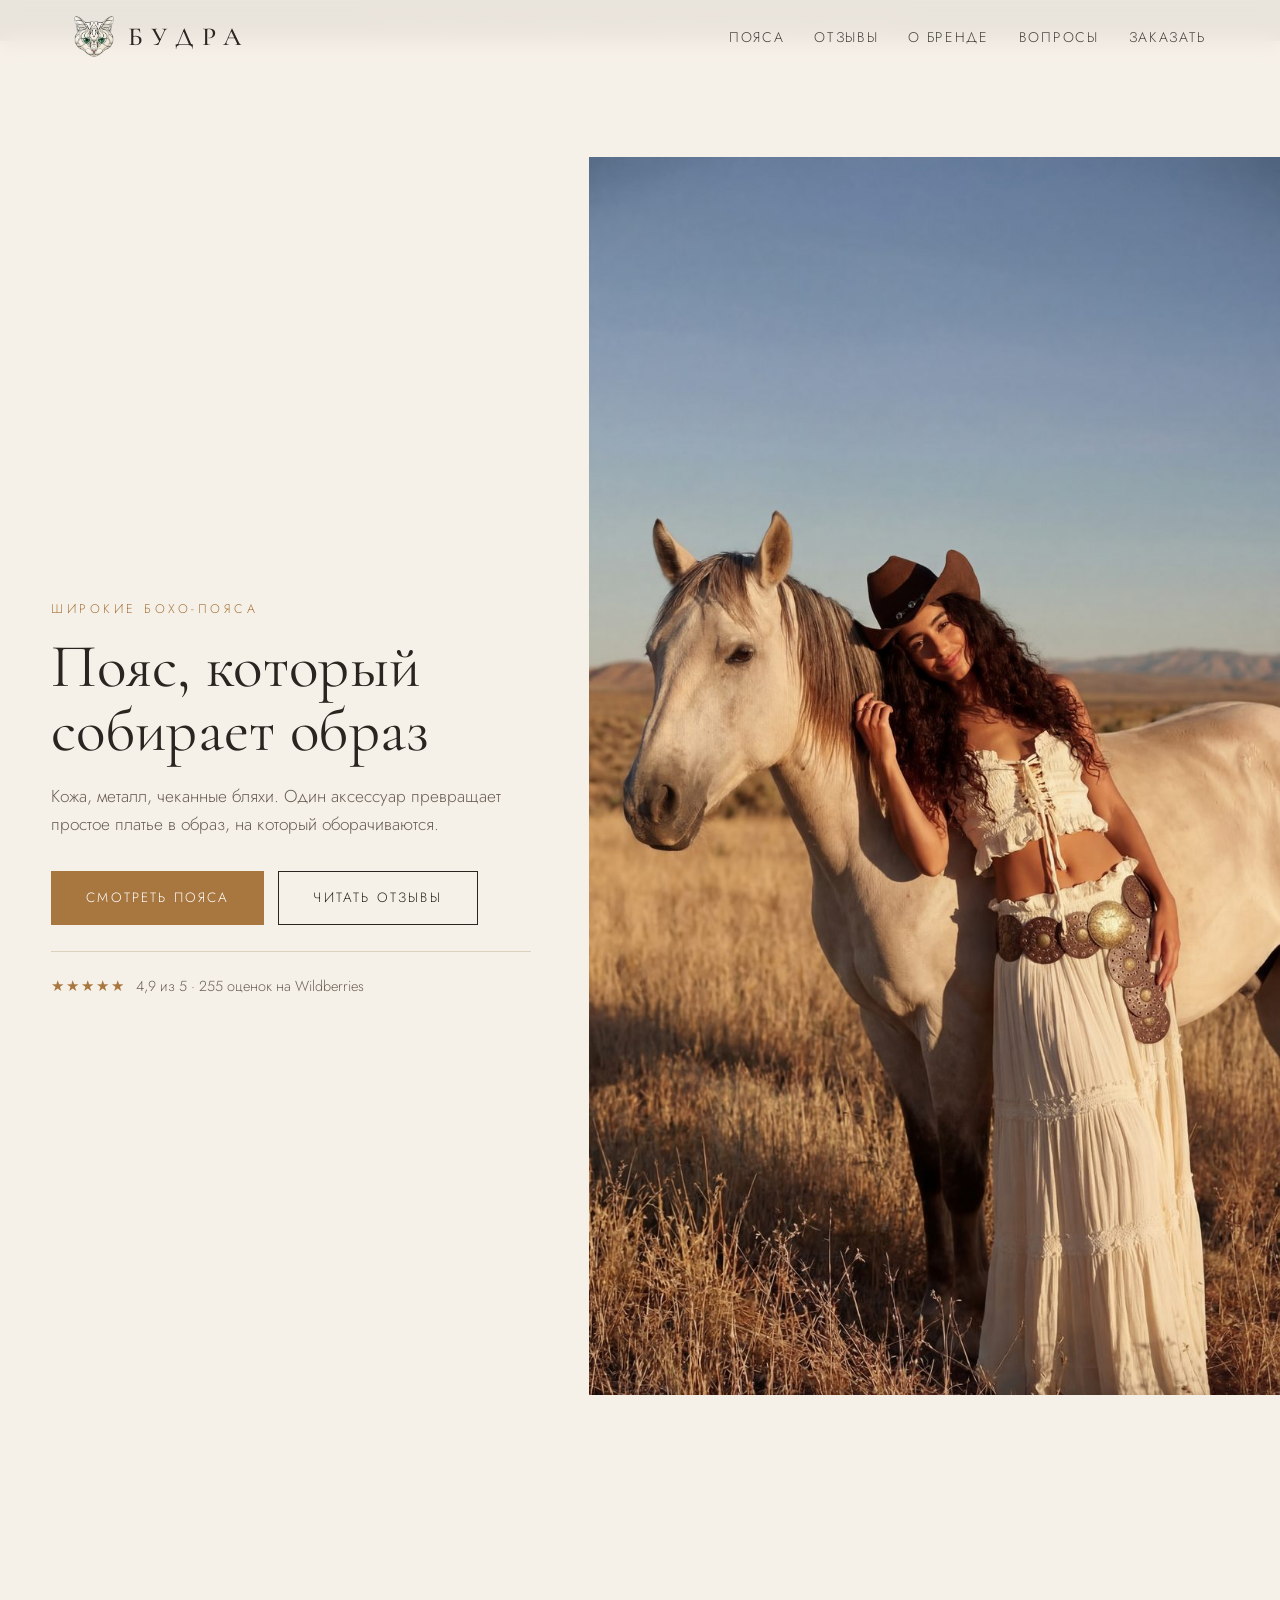
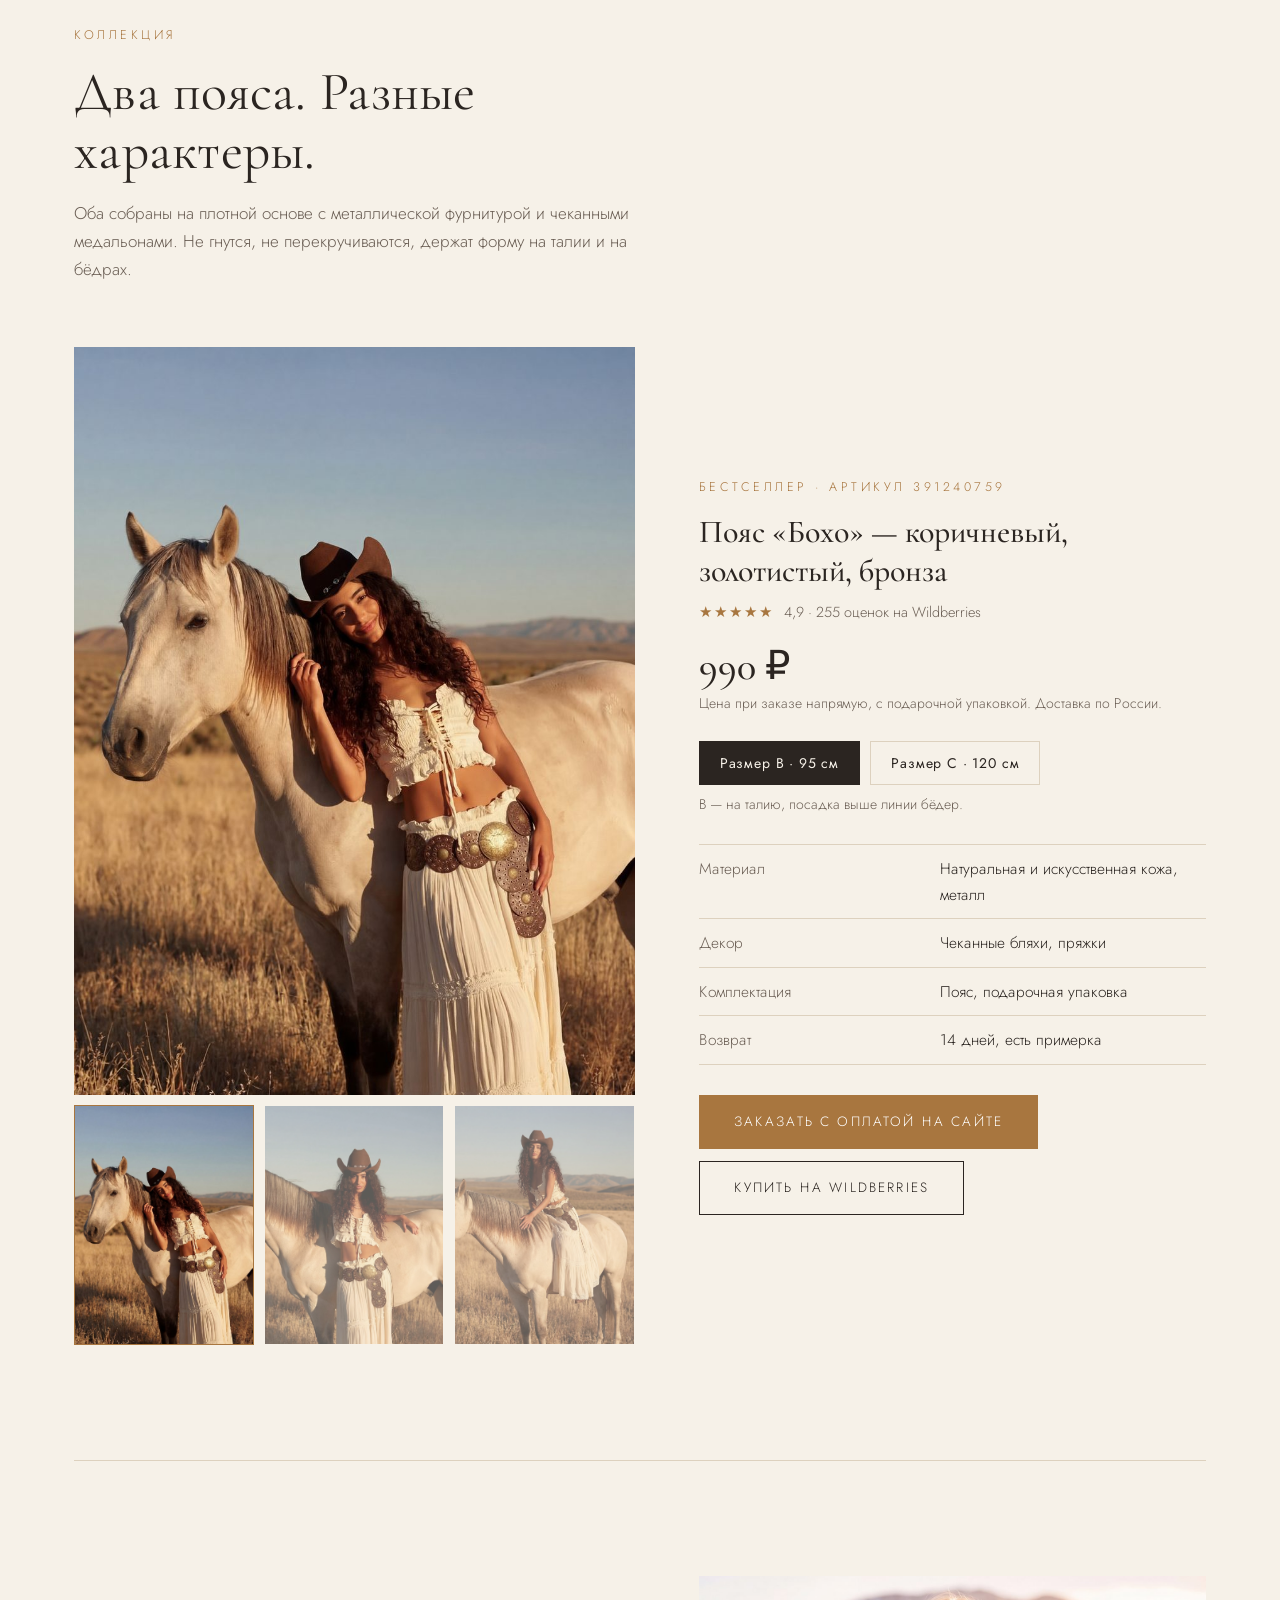
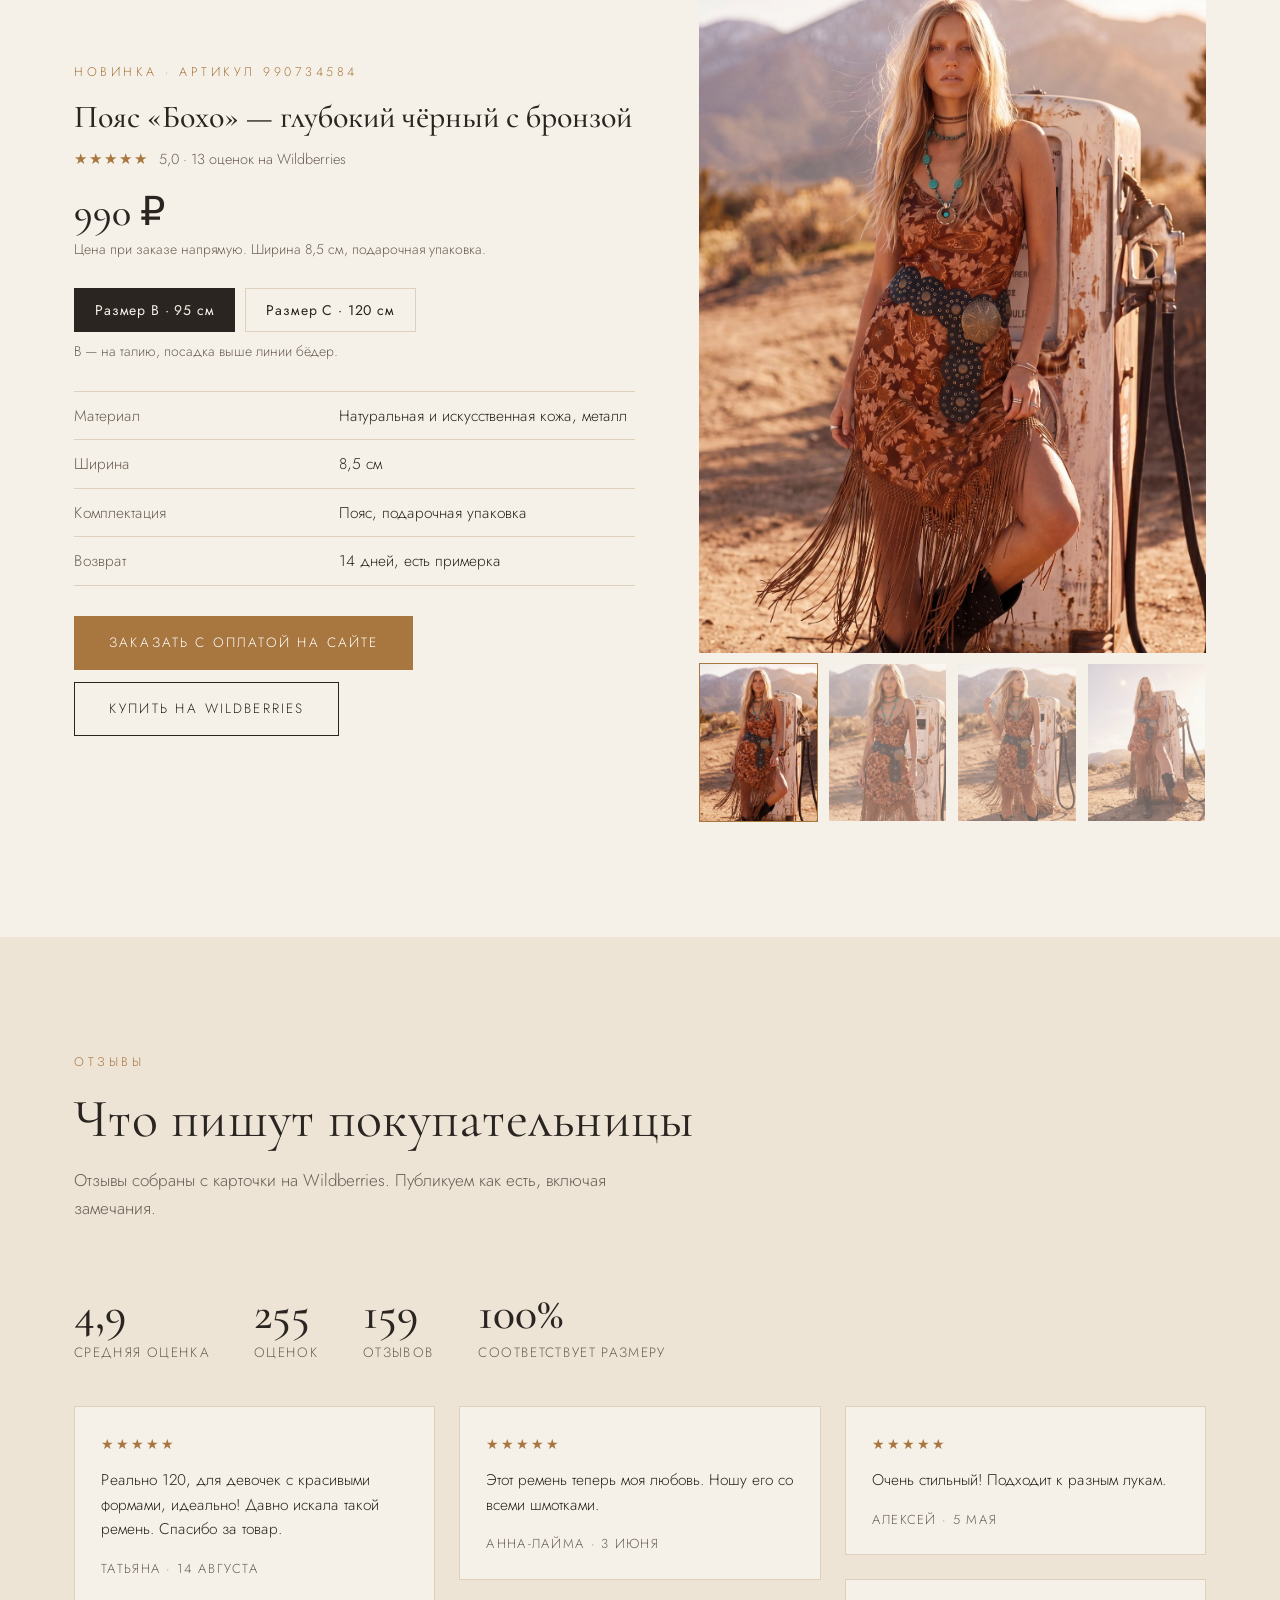
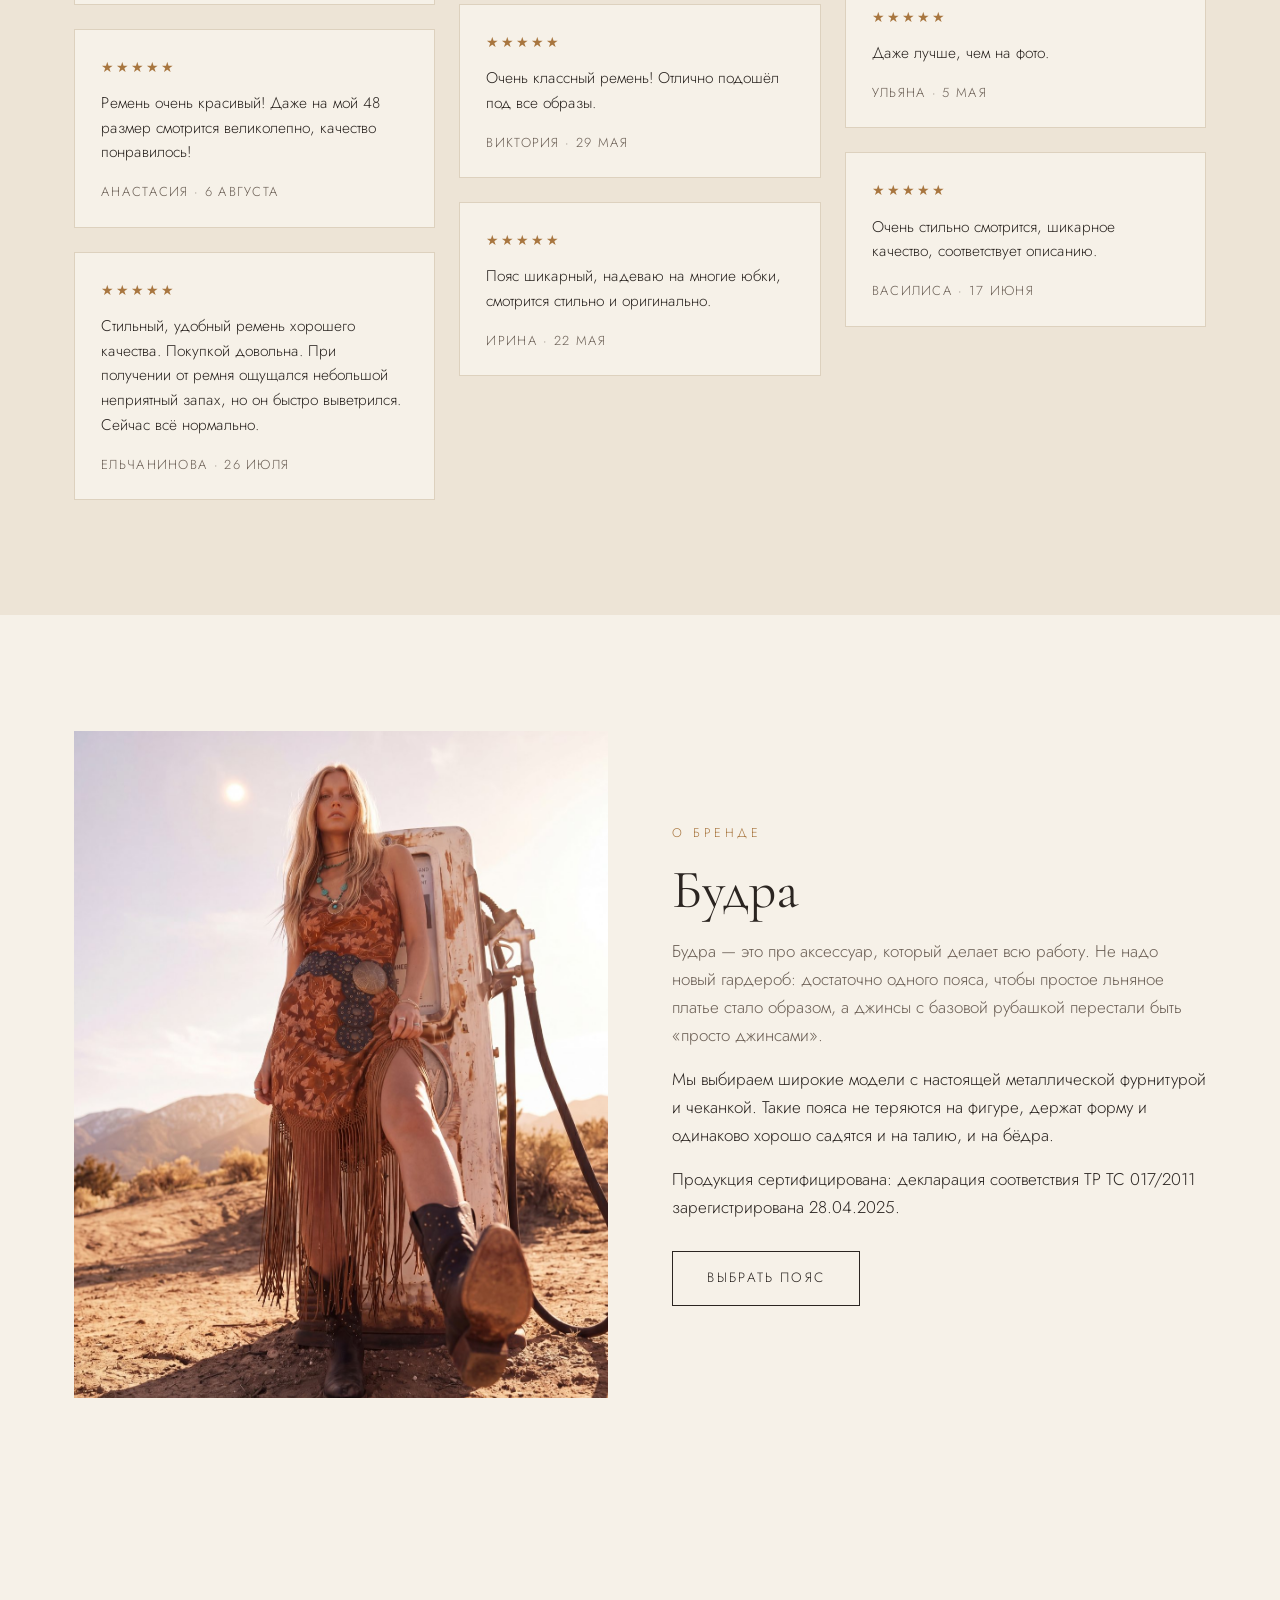
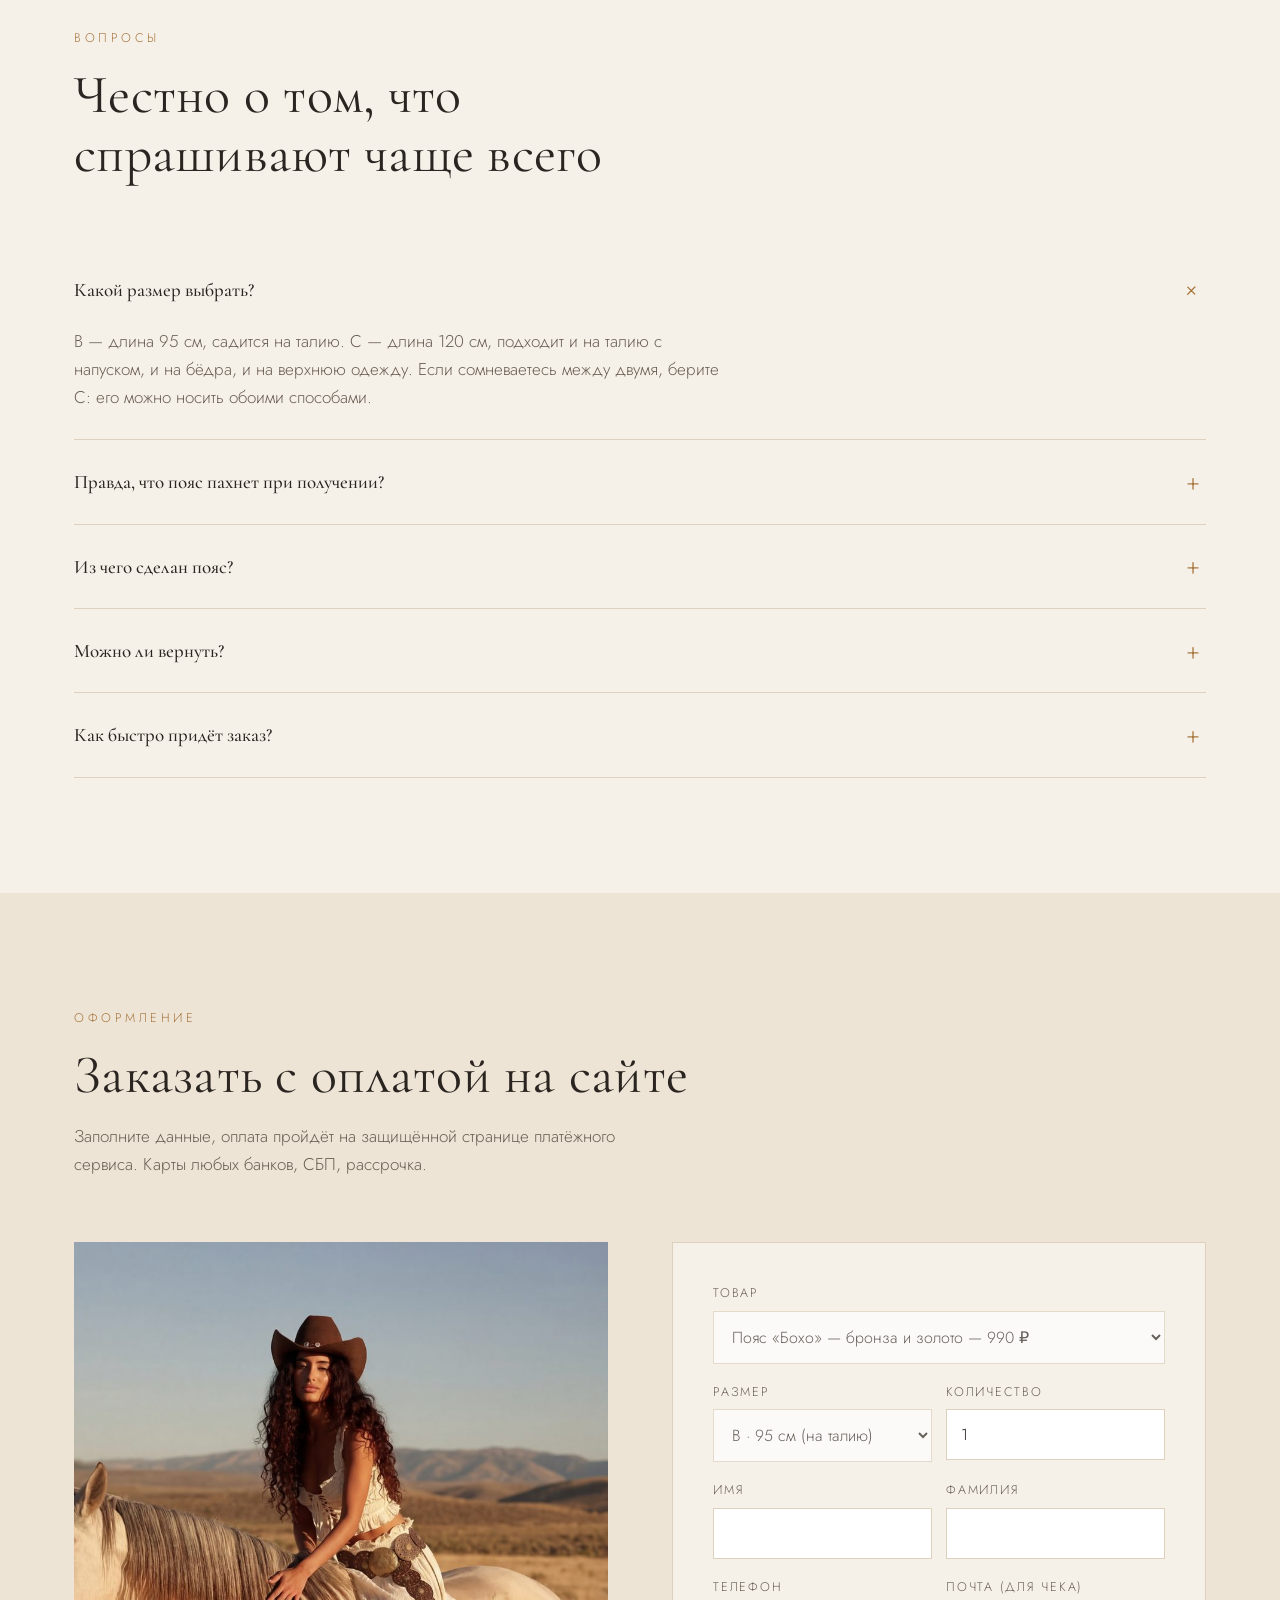
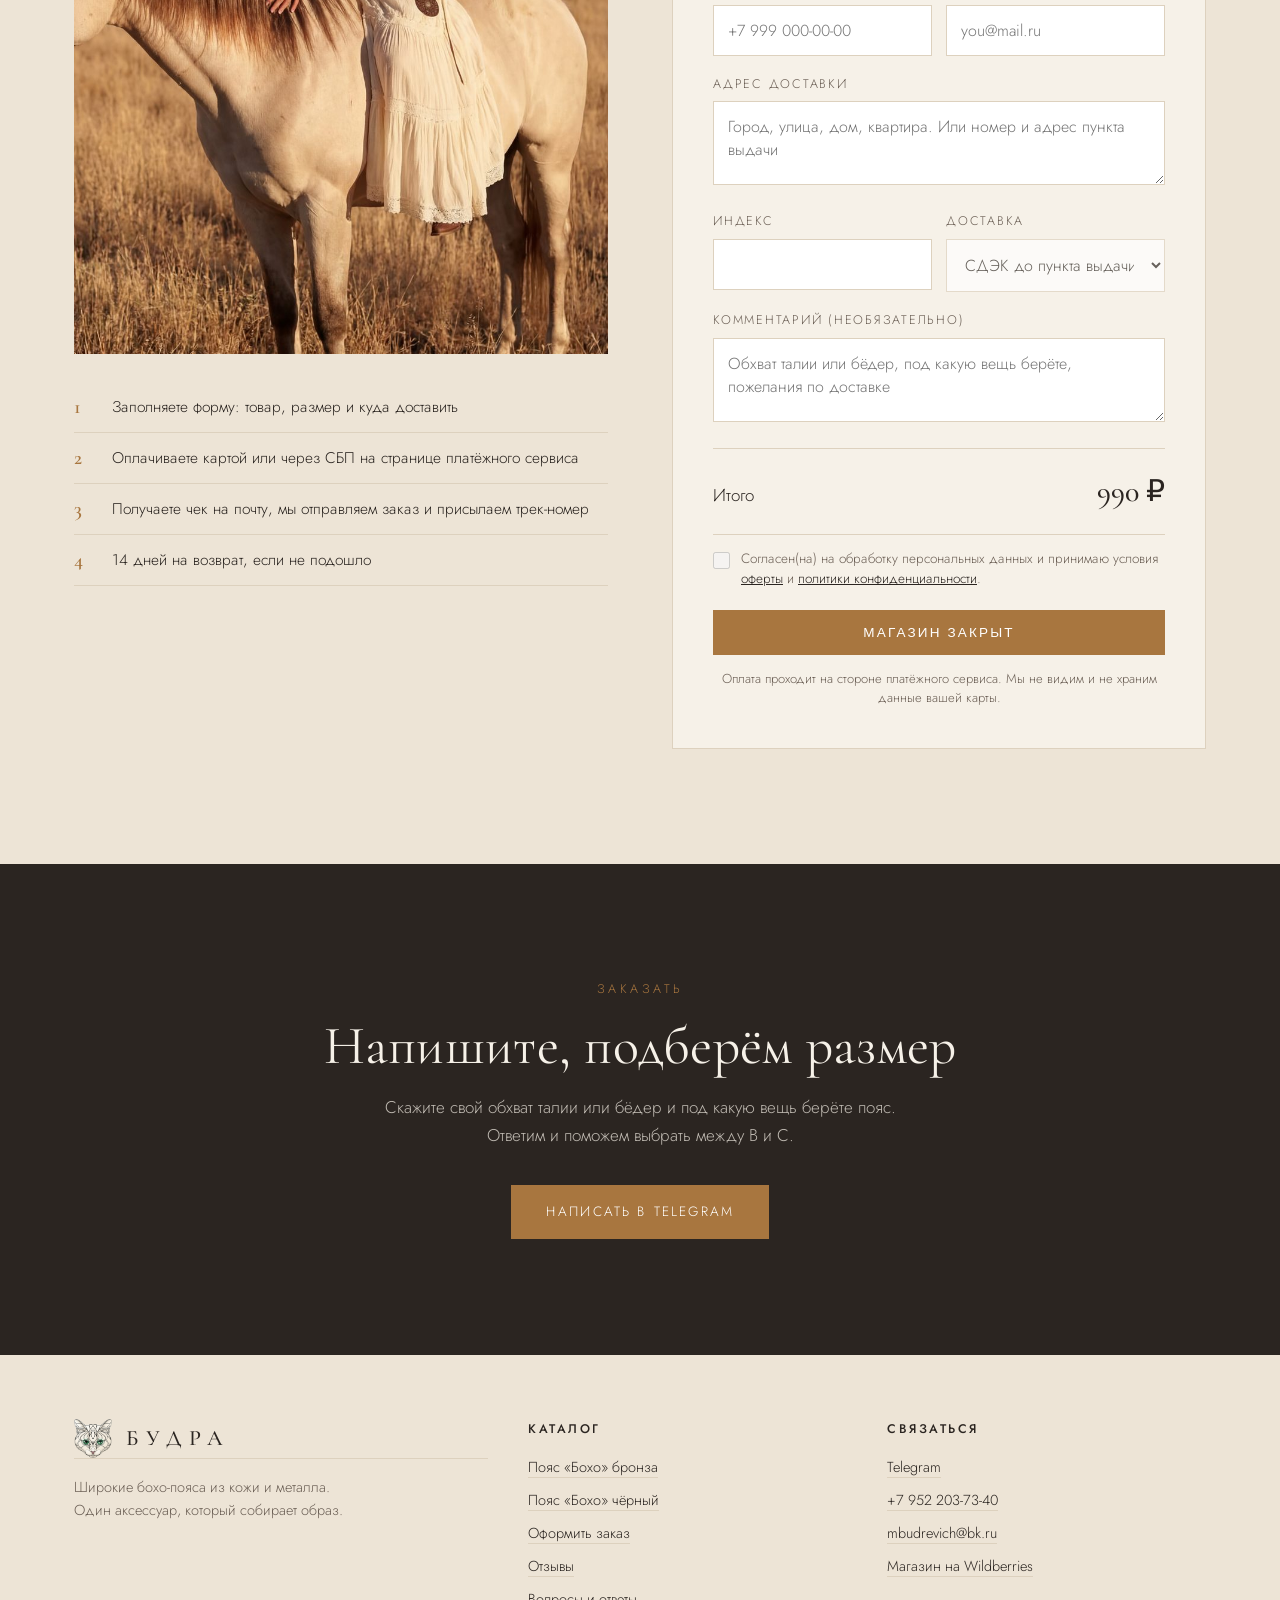
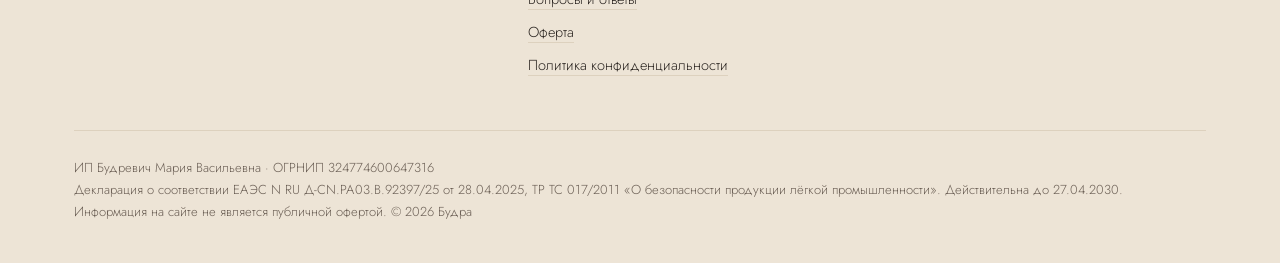
<file: cases/budra/index.html>
<!DOCTYPE html>
<html lang="ru">
<head>
<meta charset="UTF-8">
<meta name="viewport" content="width=device-width, initial-scale=1">
<title>БУДРА — широкие бохо-пояса ручной сборки</title>
<meta name="description" content="Широкие женские пояса в стиле бохо: натуральная кожа и металл, чеканные бляхи, размеры 95 и 120 см. Рейтинг 4,9 на Wildberries, 255 оценок. Доставка по России.">
<link rel="icon" href="img/logo.png">
<meta property="og:title" content="БУДРА — широкие бохо-пояса">
<meta property="og:description" content="Пояса, которые собирают образ. Кожа, металл, чеканка.">
<meta property="og:image" content="img/boho-1.jpg">
<link rel="stylesheet" href="../../fonts/fonts.css">
<style>
:root{
  --sand:#F6F1E8;
  --sand-2:#EDE4D6;
  --ink:#2B2521;
  --ink-soft:#6B5F55;
  --bronze:#A8763F;
  --bronze-dark:#8A5F30;
  --line:#DDD1BE;
  --serif:'Cormorant Garamond', Georgia, 'Times New Roman', serif;
  --sans:'Jost', 'Helvetica Neue', Arial, sans-serif;
}
*{margin:0;padding:0;box-sizing:border-box}
html{scroll-behavior:smooth}
body{
  background:var(--sand);
  color:var(--ink);
  font-family:var(--sans);
  font-weight:300;
  font-size:17px;
  line-height:1.65;
  -webkit-font-smoothing:antialiased;
}
img{display:block;max-width:100%}
a{color:inherit}
.wrap{max-width:1180px;margin:0 auto;padding:0 24px}

/* ---------- NAV ---------- */
header{
  position:fixed;top:0;left:0;right:0;z-index:100;
  transition:box-shadow .35s ease, padding .35s ease;
  padding:16px 0;
  background:rgba(246,241,232,.94);
  -webkit-backdrop-filter:blur(10px);backdrop-filter:blur(10px);
}
header.solid{box-shadow:0 1px 0 var(--line);padding:10px 0}
.nav{display:flex;align-items:center;justify-content:space-between;gap:20px}
.brand{display:flex;align-items:center;gap:12px;text-decoration:none}
.brand img{width:40px;height:auto}
.brand span{
  font-family:var(--serif);font-size:26px;letter-spacing:.32em;
  text-transform:uppercase;font-weight:500;line-height:1;padding-left:2px;
}
.nav-links{display:flex;gap:30px;list-style:none;align-items:center}
.nav-links a{
  text-decoration:none;font-size:14px;letter-spacing:.12em;text-transform:uppercase;
  opacity:.85;transition:opacity .2s, border-color .2s;border-bottom:1px solid transparent;padding-bottom:2px;
}
.nav-links a:hover{opacity:1;border-color:var(--bronze)}
.burger{display:none;background:none;border:0;cursor:pointer;padding:8px;width:42px}
.burger i{display:block;height:1.5px;background:var(--ink);margin:5px 0}

/* ---------- HERO ---------- */
.hero{display:grid;grid-template-columns:.92fr 1.08fr;min-height:100svh;align-items:stretch}
.hero-text{
  display:flex;align-items:center;justify-content:flex-end;
  padding:clamp(100px,14vh,150px) clamp(28px,4.5vw,64px) clamp(56px,9vh,100px) clamp(24px,4vw,56px);
}
.hero-text-inner{max-width:530px}
.hero h1{
  font-family:var(--serif);font-weight:400;
  font-size:clamp(40px,4.8vw,74px);line-height:1.03;letter-spacing:.005em;margin-top:6px;
}
.hero p{color:var(--ink-soft);margin-top:20px;max-width:46ch;font-size:clamp(16px,1.35vw,19px)}
.hero-actions{display:flex;gap:14px;flex-wrap:wrap;margin-top:32px}
.hero-note{
  margin-top:26px;padding-top:22px;border-top:1px solid var(--line);
  font-size:14.5px;color:var(--ink-soft);display:flex;align-items:center;gap:10px;flex-wrap:wrap;
}
.hero-media{
  position:relative;overflow:hidden;background:var(--sand-2);
  display:flex;align-items:center;justify-content:center;
}
/* contain — фотография показывается целиком, без обрезки */
.hero-media img{width:100%;height:100%;object-fit:contain;object-position:center}

/* ---------- BUTTONS ---------- */
.btn{
  display:inline-block;padding:15px 34px;border:1px solid var(--bronze);
  background:var(--bronze);color:#fff;text-decoration:none;
  font-size:13.5px;letter-spacing:.16em;text-transform:uppercase;
  cursor:pointer;transition:background .25s,color .25s,border-color .25s,transform .15s;
}
.btn:hover{background:var(--bronze-dark);border-color:var(--bronze-dark)}
.btn:active{transform:translateY(1px)}
.btn.ghost{background:transparent;color:#fff;border-color:rgba(255,255,255,.75)}
.btn.ghost:hover{background:rgba(255,255,255,.14);border-color:#fff}
.btn.outline{background:transparent;color:var(--ink);border-color:var(--ink)}
.btn.outline:hover{background:var(--ink);color:var(--sand)}

/* ---------- SECTIONS ---------- */
section{padding:clamp(70px,9vw,120px) 0}
.eyebrow{
  font-size:12.5px;letter-spacing:.28em;text-transform:uppercase;
  color:var(--bronze);margin-bottom:16px;
}
h2{
  font-family:var(--serif);font-weight:400;
  font-size:clamp(31px,4.4vw,54px);line-height:1.1;letter-spacing:.005em;
}
h3{font-family:var(--serif);font-weight:500;font-size:clamp(23px,2.6vw,32px);line-height:1.2}
.lead{color:var(--ink-soft);max-width:56ch;margin-top:18px}
.sec-head{max-width:640px;margin-bottom:clamp(38px,5vw,64px)}

/* ---------- PRODUCT ---------- */
.product{display:grid;grid-template-columns:1.05fr .95fr;gap:clamp(32px,5vw,72px);align-items:center}
.product + .product{margin-top:clamp(70px,9vw,120px);padding-top:clamp(70px,9vw,120px);border-top:1px solid var(--line)}
.product.rev .gallery{order:2}
.gallery-main{position:relative;background:var(--sand-2);overflow:hidden;aspect-ratio:3/4}
.gallery-main img{width:100%;height:100%;object-fit:cover;transition:opacity .3s ease}
.thumbs{display:flex;gap:10px;margin-top:10px}
.thumbs button{
  flex:1;padding:0;border:1px solid transparent;background:none;cursor:pointer;
  aspect-ratio:3/4;overflow:hidden;transition:border-color .25s,opacity .25s;opacity:.62;
}
.thumbs button img{width:100%;height:100%;object-fit:cover}
.thumbs button.on,.thumbs button:hover{opacity:1;border-color:var(--bronze)}

.price-row{display:flex;align-items:baseline;gap:14px;margin:22px 0 6px}
.price{font-family:var(--serif);font-size:40px;font-weight:500;line-height:1}
.price-old{color:var(--ink-soft);text-decoration:line-through;font-size:19px}
.price-note{font-size:14px;color:var(--ink-soft)}
.rating{display:flex;align-items:center;gap:10px;font-size:14.5px;color:var(--ink-soft);margin-top:10px}
.stars{color:var(--bronze);letter-spacing:2px}

.sizes{display:flex;gap:10px;margin:26px 0 8px;flex-wrap:wrap}
.sizes button{
  padding:11px 20px;border:1px solid var(--line);background:transparent;cursor:pointer;
  font-family:var(--sans);font-size:14px;letter-spacing:.06em;transition:all .2s;color:var(--ink);
}
.sizes button.on{border-color:var(--ink);background:var(--ink);color:var(--sand)}
.size-hint{font-size:14px;color:var(--ink-soft);min-height:1.6em}

.specs{list-style:none;margin-top:28px;border-top:1px solid var(--line)}
.specs li{display:flex;gap:18px;padding:11px 0;border-bottom:1px solid var(--line);font-size:15.5px}
.specs span:first-child{flex:0 0 44%;color:var(--ink-soft)}
.buy{display:flex;gap:12px;flex-wrap:wrap;margin-top:30px}

/* ---------- REVIEWS ---------- */
.reviews{background:var(--sand-2)}
.rev-grid{columns:3;column-gap:24px}
.rev-card{
  break-inside:avoid;background:var(--sand);padding:26px 26px 24px;margin-bottom:24px;
  border:1px solid var(--line);
}
.rev-card .stars{font-size:14px}
.rev-card p{margin-top:12px;font-size:15.5px;line-height:1.6}
.rev-who{margin-top:16px;font-size:13px;letter-spacing:.1em;text-transform:uppercase;color:var(--ink-soft)}
.rev-sum{display:flex;gap:44px;flex-wrap:wrap;margin-bottom:44px}
.rev-sum div{line-height:1.2}
.rev-sum b{display:block;font-family:var(--serif);font-size:46px;font-weight:500}
.rev-sum small{font-size:13.5px;letter-spacing:.1em;text-transform:uppercase;color:var(--ink-soft)}

/* ---------- ABOUT ---------- */
.about{display:grid;grid-template-columns:1fr 1fr;gap:clamp(32px,5vw,72px);align-items:center}
.about img{aspect-ratio:4/5;object-fit:cover;width:100%}
.about p + p{margin-top:16px}

/* ---------- FAQ ---------- */
.faq details{border-bottom:1px solid var(--line);padding:4px 0}
.faq summary{
  cursor:pointer;list-style:none;padding:22px 40px 22px 0;position:relative;
  font-size:19px;font-family:var(--serif);font-weight:500;
}
.faq summary::-webkit-details-marker{display:none}
.faq summary::after{
  content:"+";position:absolute;right:6px;top:50%;transform:translateY(-50%);
  font-size:24px;color:var(--bronze);transition:transform .25s;font-family:var(--sans);font-weight:300;
}
.faq details[open] summary::after{transform:translateY(-50%) rotate(45deg)}
.faq details p{padding:0 40px 24px 0;color:var(--ink-soft);max-width:70ch}

/* ---------- ФОРМА ЗАКАЗА ---------- */
.order{background:var(--sand-2)}
.order-grid{display:grid;grid-template-columns:1fr 1fr;gap:clamp(32px,5vw,72px);align-items:start}
.order-side img{width:100%;aspect-ratio:3/4;object-fit:cover}
.order-side .steps{list-style:none;margin-top:28px}
.order-side .steps li{
  display:flex;gap:14px;padding:12px 0;border-bottom:1px solid var(--line);font-size:15.5px;
}
.order-side .steps b{
  font-family:var(--serif);font-size:20px;color:var(--bronze);flex:0 0 24px;line-height:1.3;
}
form.order-form{background:var(--sand);padding:clamp(24px,3.4vw,40px);border:1px solid var(--line)}
.field{margin-bottom:18px}
.field label{
  display:block;font-size:12.5px;letter-spacing:.14em;text-transform:uppercase;
  color:var(--ink-soft);margin-bottom:7px;
}
.field input,.field select,.field textarea{
  width:100%;padding:13px 14px;border:1px solid var(--line);background:#fff;
  font-family:var(--sans);font-size:16px;font-weight:300;color:var(--ink);border-radius:0;
  transition:border-color .2s;
}
.field input:focus,.field select:focus,.field textarea:focus{outline:none;border-color:var(--bronze)}
.field textarea{resize:vertical;min-height:84px}
.row2{display:grid;grid-template-columns:1fr 1fr;gap:14px}
.total{
  display:flex;justify-content:space-between;align-items:baseline;
  padding:18px 0;margin:6px 0 14px;border-top:1px solid var(--line);border-bottom:1px solid var(--line);
}
.total b{font-family:var(--serif);font-size:30px;font-weight:500}
.agree{display:flex;gap:11px;align-items:flex-start;font-size:13.5px;color:var(--ink-soft);line-height:1.5}
.agree input{margin-top:3px;width:17px;height:17px;flex:0 0 17px;accent-color:var(--bronze)}
.agree a{color:var(--ink)}
form.order-form .btn{width:100%;margin-top:20px;text-align:center;border:0}
.pay-note{margin-top:14px;font-size:13px;color:var(--ink-soft);text-align:center;line-height:1.5}
.form-msg{
  margin-top:14px;padding:13px 15px;border:1px solid var(--bronze);
  background:rgba(168,118,63,.08);font-size:14.5px;display:none;
}
.form-msg.on{display:block}

/* ---------- CTA ---------- */
.cta{background:var(--ink);color:var(--sand);text-align:center}
.cta h2{color:var(--sand)}
.cta .lead{color:rgba(246,241,232,.72);margin-left:auto;margin-right:auto}
.cta .buy{justify-content:center;margin-top:36px}
.cta .btn.outline{color:var(--sand);border-color:rgba(246,241,232,.6)}
.cta .btn.outline:hover{background:var(--sand);color:var(--ink)}

/* ---------- FOOTER ---------- */
footer{background:var(--sand-2);padding:64px 0 40px;font-size:14.5px;color:var(--ink-soft)}
.foot-grid{display:grid;grid-template-columns:1.3fr 1fr 1fr;gap:40px}
footer h4{
  font-family:var(--sans);font-weight:500;font-size:12.5px;letter-spacing:.2em;
  text-transform:uppercase;color:var(--ink);margin-bottom:16px;
}
footer a{color:var(--ink);text-decoration:none;border-bottom:1px solid var(--line)}
footer a:hover{border-color:var(--bronze)}
footer ul{list-style:none}
footer li{margin-bottom:9px}
.legal{margin-top:44px;padding-top:26px;border-top:1px solid var(--line);font-size:13px;line-height:1.7}

/* ---------- ANIM ---------- */
.fade{opacity:0;transform:translateY(22px);transition:opacity .8s ease,transform .8s ease}
.fade.in{opacity:1;transform:none}

/* ---------- MOBILE ---------- */
@media (max-width:900px){
  .rev-grid{columns:2}
  .product,.about,.order-grid{grid-template-columns:1fr}
  .order-side img{display:none}
  .product.rev .gallery{order:0}
  .foot-grid{grid-template-columns:1fr 1fr}
  .hero{grid-template-columns:1fr;min-height:0}
  .hero-media{order:-1;height:auto;padding-top:64px}
  .hero-media img{width:100%;height:auto;object-fit:contain}
  .hero-text{padding:36px 24px 60px;justify-content:flex-start}
  .hero-text-inner{max-width:640px}
}
@media (max-width:640px){
  body{font-size:16px}
  .rev-grid{columns:1}
  .nav-links{
    display:none;position:absolute;top:100%;left:0;right:0;
    background:var(--sand);flex-direction:column;gap:0;padding:8px 24px 20px;
    box-shadow:0 12px 24px rgba(0,0,0,.08);
  }
  .nav-links.open{display:flex}
  .nav-links li{width:100%;border-bottom:1px solid var(--line)}
  .nav-links a{display:block;padding:15px 0;color:var(--ink) !important;text-shadow:none !important}
  .burger{display:block}
  .foot-grid{grid-template-columns:1fr}
  .price{font-size:34px}
  .row2{grid-template-columns:1fr}
  .rev-sum{gap:28px}
  .rev-sum b{font-size:36px}
}
</style>
</head>
<body>
<div style="background:#2a2420;color:#f1e7da;text-align:center;font-size:13px;padding:10px 16px;position:relative;z-index:50">Магазин закрыт, заказы не принимаются. Сайт сохранён как пример работы студии <a href="../../index.html" style="color:#e6c79c">budra.ai</a>.</div>

<header id="hdr">
  <div class="wrap nav">
    <a class="brand" href="#top">
      <img src="img/logo.png" alt="Будра">
      <span>Будра</span>
    </a>
    <button class="burger" id="burger" aria-label="Меню"><i></i><i></i><i></i></button>
    <ul class="nav-links" id="menu">
      <li><a href="#poyasa">Пояса</a></li>
      <li><a href="#otzyvy">Отзывы</a></li>
      <li><a href="#brend">О бренде</a></li>
      <li><a href="#faq">Вопросы</a></li>
      <li><a href="#zakaz">Заказать</a></li>
    </ul>
  </div>
</header>

<!-- HERO -->
<section class="hero" id="top">
  <div class="hero-text">
    <div class="hero-text-inner">
      <div class="eyebrow">Широкие бохо-пояса</div>
      <h1>Пояс, который собирает образ</h1>
      <p>Кожа, металл, чеканные бляхи. Один аксессуар превращает простое платье в образ, на который оборачиваются.</p>
      <div class="hero-actions">
        <a class="btn" href="#poyasa">Смотреть пояса</a>
        <a class="btn outline" href="#otzyvy">Читать отзывы</a>
      </div>
      <div class="hero-note">
        <span class="stars">★★★★★</span>
        <span>4,9 из 5 · 255 оценок на Wildberries</span>
      </div>
    </div>
  </div>
  <div class="hero-media">
    <img src="img/boho-1.jpg" alt="Широкий бохо-пояс на длинном платье">
  </div>
</section>

<!-- PRODUCTS -->
<section id="poyasa">
  <div class="wrap">
    <div class="sec-head fade">
      <div class="eyebrow">Коллекция</div>
      <h2>Два пояса. Разные характеры.</h2>
      <p class="lead">Оба собраны на плотной основе с металлической фурнитурой и чеканными медальонами. Не гнутся, не перекручиваются, держат форму на талии и на бёдрах.</p>
    </div>

    <!-- ТОВАР 1 -->
    <article class="product fade" data-product="boho">
      <div class="gallery">
        <div class="gallery-main"><img id="main-boho" src="img/boho-1.jpg" alt="Бохо-пояс, бронза и золото"></div>
        <div class="thumbs" data-for="boho">
          <button class="on" data-src="img/boho-1.jpg"><img src="img/boho-1.jpg" alt=""></button>
          <button data-src="img/boho-2.jpg"><img src="img/boho-2.jpg" alt=""></button>
          <button data-src="img/boho-3.jpg"><img src="img/boho-3.jpg" alt=""></button>
        </div>
      </div>
      <div class="info">
        <div class="eyebrow">Бестселлер · артикул 391240759</div>
        <h3>Пояс «Бохо» — коричневый, золотистый, бронза</h3>
        <div class="rating"><span class="stars">★★★★★</span> 4,9 · 255 оценок на Wildberries</div>
        <div class="price-row">
          <span class="price">990 ₽</span>
        </div>
        <div class="price-note">Цена при заказе напрямую, с подарочной упаковкой. Доставка по России.</div>

        <div class="sizes" data-for="boho">
          <button class="on" data-len="95">Размер B · 95 см</button>
          <button data-len="120">Размер C · 120 см</button>
        </div>
        <div class="size-hint" id="hint-boho">B — на талию, посадка выше линии бёдер.</div>

        <ul class="specs">
          <li><span>Материал</span><span>Натуральная и искусственная кожа, металл</span></li>
          <li><span>Декор</span><span>Чеканные бляхи, пряжки</span></li>
          <li><span>Комплектация</span><span>Пояс, подарочная упаковка</span></li>
          <li><span>Возврат</span><span>14 дней, есть примерка</span></li>
        </ul>

        <div class="buy">
          <a class="btn" href="#zakaz">Заказать с оплатой на сайте</a>
          <a class="btn outline" href="https://www.wildberries.ru/catalog/391240759/detail.aspx" target="_blank" rel="noopener">Купить на Wildberries</a>
        </div>
      </div>
    </article>

    <!-- ТОВАР 2 -->
    <article class="product rev fade" data-product="black">
      <div class="gallery">
        <div class="gallery-main"><img id="main-black" src="img/black-1.jpg" alt="Чёрный бохо-пояс с бронзовой бляхой"></div>
        <div class="thumbs" data-for="black">
          <button class="on" data-src="img/black-1.jpg"><img src="img/black-1.jpg" alt=""></button>
          <button data-src="img/black-2.jpg"><img src="img/black-2.jpg" alt=""></button>
          <button data-src="img/black-3.jpg"><img src="img/black-3.jpg" alt=""></button>
          <button data-src="img/black-4.jpg"><img src="img/black-4.jpg" alt=""></button>
        </div>
      </div>
      <div class="info">
        <div class="eyebrow">Новинка · артикул 990734584</div>
        <h3>Пояс «Бохо» — глубокий чёрный с бронзой</h3>
        <div class="rating"><span class="stars">★★★★★</span> 5,0 · 13 оценок на Wildberries</div>
        <div class="price-row">
          <span class="price">990 ₽</span>
        </div>
        <div class="price-note">Цена при заказе напрямую. Ширина 8,5 см, подарочная упаковка.</div>

        <div class="sizes" data-for="black">
          <button class="on" data-len="95">Размер B · 95 см</button>
          <button data-len="120">Размер C · 120 см</button>
        </div>
        <div class="size-hint" id="hint-black">B — на талию, посадка выше линии бёдер.</div>

        <ul class="specs">
          <li><span>Материал</span><span>Натуральная и искусственная кожа, металл</span></li>
          <li><span>Ширина</span><span>8,5 см</span></li>
          <li><span>Комплектация</span><span>Пояс, подарочная упаковка</span></li>
          <li><span>Возврат</span><span>14 дней, есть примерка</span></li>
        </ul>

        <div class="buy">
          <a class="btn" href="#zakaz">Заказать с оплатой на сайте</a>
          <a class="btn outline" href="https://www.wildberries.ru/catalog/990734584/detail.aspx" target="_blank" rel="noopener">Купить на Wildberries</a>
        </div>
      </div>
    </article>
  </div>
</section>

<!-- REVIEWS -->
<section class="reviews" id="otzyvy">
  <div class="wrap">
    <div class="sec-head fade">
      <div class="eyebrow">Отзывы</div>
      <h2>Что пишут покупательницы</h2>
      <p class="lead">Отзывы собраны с карточки на Wildberries. Публикуем как есть, включая замечания.</p>
    </div>

    <div class="rev-sum fade">
      <div><b>4,9</b><small>Средняя оценка</small></div>
      <div><b>255</b><small>Оценок</small></div>
      <div><b>159</b><small>Отзывов</small></div>
      <div><b>100%</b><small>Соответствует размеру</small></div>
    </div>

    <div class="rev-grid fade">
      <div class="rev-card">
        <div class="stars">★★★★★</div>
        <p>Реально 120, для девочек с красивыми формами, идеально! Давно искала такой ремень. Спасибо за товар.</p>
        <div class="rev-who">Татьяна · 14 августа</div>
      </div>
      <div class="rev-card">
        <div class="stars">★★★★★</div>
        <p>Ремень очень красивый! Даже на мой 48 размер смотрится великолепно, качество понравилось!</p>
        <div class="rev-who">Анастасия · 6 августа</div>
      </div>
      <div class="rev-card">
        <div class="stars">★★★★★</div>
        <p>Стильный, удобный ремень хорошего качества. Покупкой довольна. При получении от ремня ощущался небольшой неприятный запах, но он быстро выветрился. Сейчас всё нормально.</p>
        <div class="rev-who">Ельчанинова · 26 июля</div>
      </div>
      <div class="rev-card">
        <div class="stars">★★★★★</div>
        <p>Этот ремень теперь моя любовь. Ношу его со всеми шмотками.</p>
        <div class="rev-who">Анна-Лайма · 3 июня</div>
      </div>
      <div class="rev-card">
        <div class="stars">★★★★★</div>
        <p>Очень классный ремень! Отлично подошёл под все образы.</p>
        <div class="rev-who">Виктория · 29 мая</div>
      </div>
      <div class="rev-card">
        <div class="stars">★★★★★</div>
        <p>Пояс шикарный, надеваю на многие юбки, смотрится стильно и оригинально.</p>
        <div class="rev-who">Ирина · 22 мая</div>
      </div>
      <div class="rev-card">
        <div class="stars">★★★★★</div>
        <p>Очень стильный! Подходит к разным лукам.</p>
        <div class="rev-who">Алексей · 5 мая</div>
      </div>
      <div class="rev-card">
        <div class="stars">★★★★★</div>
        <p>Даже лучше, чем на фото.</p>
        <div class="rev-who">Ульяна · 5 мая</div>
      </div>
      <div class="rev-card">
        <div class="stars">★★★★★</div>
        <p>Очень стильно смотрится, шикарное качество, соответствует описанию.</p>
        <div class="rev-who">Василиса · 17 июня</div>
      </div>
    </div>
  </div>
</section>

<!-- ABOUT -->
<section id="brend">
  <div class="wrap about">
    <img class="fade" src="img/black-4.jpg" alt="Бохо-пояс в образе">
    <div class="fade">
      <div class="eyebrow">О бренде</div>
      <h2>Будра</h2>
      <p class="lead">Будра — это про аксессуар, который делает всю работу. Не надо новый гардероб: достаточно одного пояса, чтобы простое льняное платье стало образом, а джинсы с базовой рубашкой перестали быть «просто джинсами».</p>
      <p>Мы выбираем широкие модели с настоящей металлической фурнитурой и чеканкой. Такие пояса не теряются на фигуре, держат форму и одинаково хорошо садятся и на талию, и на бёдра.</p>
      <p>Продукция сертифицирована: декларация соответствия ТР ТС 017/2011 зарегистрирована 28.04.2025.</p>
      <div class="buy"><a class="btn outline" href="#poyasa">Выбрать пояс</a></div>
    </div>
  </div>
</section>

<!-- FAQ -->
<section id="faq">
  <div class="wrap">
    <div class="sec-head fade">
      <div class="eyebrow">Вопросы</div>
      <h2>Честно о том, что спрашивают чаще всего</h2>
    </div>
    <div class="faq fade">
      <details open>
        <summary>Какой размер выбрать?</summary>
        <p>B — длина 95 см, садится на талию. C — длина 120 см, подходит и на талию с напуском, и на бёдра, и на верхнюю одежду. Если сомневаетесь между двумя, берите C: его можно носить обоими способами.</p>
      </details>
      <details>
        <summary>Правда, что пояс пахнет при получении?</summary>
        <p>Да, у части покупательниц первые дни ощущается запах кожи и клея. Это отмечено в отзывах, и мы это не прячем. Запах выветривается за несколько дней, если подержать пояс на воздухе. Если он вам мешает, оформляйте возврат: 14 дней, без объяснений.</p>
      </details>
      <details>
        <summary>Из чего сделан пояс?</summary>
        <p>Натуральная и искусственная кожа, металлическая фурнитура и чеканные бляхи. Состав указан в декларации соответствия ТР ТС 017/2011.</p>
      </details>
      <details>
        <summary>Можно ли вернуть?</summary>
        <p>Да. 14 дней на возврат, при заказе на Wildberries доступна примерка перед выкупом.</p>
      </details>
      <details>
        <summary>Как быстро придёт заказ?</summary>
        <p>При заказе на Wildberries — по стандартным срокам площадки, обычно 2–5 дней. При заказе напрямую сроки и способ доставки согласуем в переписке.</p>
      </details>
    </div>
  </div>
</section>

<!-- ФОРМА ЗАКАЗА -->
<section class="order" id="zakaz">
  <div class="wrap">
    <div class="sec-head fade">
      <div class="eyebrow">Оформление</div>
      <h2>Заказать с оплатой на сайте</h2>
      <p class="lead">Заполните данные, оплата пройдёт на защищённой странице платёжного сервиса. Карты любых банков, СБП, рассрочка.</p>
    </div>

    <div class="order-grid">
      <div class="order-side fade">
        <img src="img/boho-3.jpg" alt="Бохо-пояс">
        <ul class="steps">
          <li><b>1</b><span>Заполняете форму: товар, размер и куда доставить</span></li>
          <li><b>2</b><span>Оплачиваете картой или через СБП на странице платёжного сервиса</span></li>
          <li><b>3</b><span>Получаете чек на почту, мы отправляем заказ и присылаем трек-номер</span></li>
          <li><b>4</b><span>14 дней на возврат, если не подошло</span></li>
        </ul>
      </div>

      <form class="order-form fade" id="orderForm" novalidate>
        <div class="field">
          <label for="f-item">Товар</label>
          <select id="f-item">
            <option value="Пояс «Бохо» — коричневый, золотистый, бронза" data-price="990">Пояс «Бохо» — бронза и золото — 990 ₽</option>
            <option value="Пояс «Бохо» — глубокий чёрный с бронзой" data-price="990">Пояс «Бохо» — чёрный с бронзой — 990 ₽</option>
          </select>
        </div>

        <div class="row2">
          <div class="field">
            <label for="f-size">Размер</label>
            <select id="f-size">
              <option value="B · 95 см">B · 95 см (на талию)</option>
              <option value="C · 120 см">C · 120 см (универсальный)</option>
            </select>
          </div>
          <div class="field">
            <label for="f-qty">Количество</label>
            <input id="f-qty" type="number" min="1" max="10" value="1" inputmode="numeric">
          </div>
        </div>

        <div class="row2">
          <div class="field">
            <label for="f-first">Имя</label>
            <input id="f-first" type="text" autocomplete="given-name" required>
          </div>
          <div class="field">
            <label for="f-last">Фамилия</label>
            <input id="f-last" type="text" autocomplete="family-name" required>
          </div>
        </div>

        <div class="row2">
          <div class="field">
            <label for="f-phone">Телефон</label>
            <input id="f-phone" type="tel" placeholder="+7 999 000-00-00" autocomplete="tel" required>
          </div>
          <div class="field">
            <label for="f-email">Почта (для чека)</label>
            <input id="f-email" type="email" placeholder="you@mail.ru" autocomplete="email" required>
          </div>
        </div>

        <div class="field">
          <label for="f-addr">Адрес доставки</label>
          <textarea id="f-addr" placeholder="Город, улица, дом, квартира. Или номер и адрес пункта выдачи" autocomplete="street-address" required></textarea>
        </div>

        <div class="row2">
          <div class="field">
            <label for="f-zip">Индекс</label>
            <input id="f-zip" type="text" inputmode="numeric" autocomplete="postal-code">
          </div>
          <div class="field">
            <label for="f-delivery">Доставка</label>
            <select id="f-delivery">
              <option>СДЭК до пункта выдачи</option>
              <option>СДЭК курьером до двери</option>
              <option>Почта России</option>
              <option>Самовывоз, Москва</option>
            </select>
          </div>
        </div>

        <div class="field">
          <label for="f-note">Комментарий (необязательно)</label>
          <textarea id="f-note" placeholder="Обхват талии или бёдер, под какую вещь берёте, пожелания по доставке"></textarea>
        </div>

        <div class="total">
          <span>Итого</span>
          <b id="f-total">990 ₽</b>
        </div>

        <label class="agree">
          <input type="checkbox" id="f-agree">
          <span>Согласен(на) на обработку персональных данных и принимаю условия
            <a href="oferta.html" target="_blank">оферты</a> и
            <a href="politika.html" target="_blank">политики конфиденциальности</a>.</span>
        </label>

        <button class="btn" type="submit">Магазин закрыт</button>
        <div class="pay-note">Оплата проходит на стороне платёжного сервиса. Мы не видим и не храним данные вашей карты.</div>
        <div class="form-msg" id="formMsg"></div>
      </form>
    </div>
  </div>
</section>

<!-- CTA -->
<section class="cta" id="kontakty">
  <div class="wrap">
    <div class="eyebrow">Заказать</div>
    <h2>Напишите, подберём размер</h2>
    <p class="lead">Скажите свой обхват талии или бёдер и под какую вещь берёте пояс. Ответим и поможем выбрать между B и C.</p>
    <div class="buy">
      <a class="btn" data-tg href="#">Написать в Telegram</a>
    </div>
  </div>
</section>

<footer>
  <div class="wrap">
    <div class="foot-grid">
      <div>
        <a class="brand" href="#top" style="margin-bottom:16px">
          <img src="img/logo.png" alt="Будра" style="width:38px">
          <span style="font-size:22px;color:var(--ink)">Будра</span>
        </a>
        <p style="max-width:36ch">Широкие бохо-пояса из кожи и металла. Один аксессуар, который собирает образ.</p>
      </div>
      <div>
        <h4>Каталог</h4>
        <ul>
          <li><a href="#poyasa">Пояс «Бохо» бронза</a></li>
          <li><a href="#poyasa">Пояс «Бохо» чёрный</a></li>
          <li><a href="#zakaz">Оформить заказ</a></li>
          <li><a href="#otzyvy">Отзывы</a></li>
          <li><a href="#faq">Вопросы и ответы</a></li>
          <li><a href="oferta.html">Оферта</a></li>
          <li><a href="politika.html">Политика конфиденциальности</a></li>
        </ul>
      </div>
      <div>
        <h4>Связаться</h4>
        <ul>
          <li><a data-tg href="#">Telegram</a></li>
          <li><a href="tel:+79522037340">+7 952 203-73-40</a></li>
          <li><a href="mailto:mbudrevich@bk.ru">mbudrevich@bk.ru</a></li>
          <li><a href="https://www.wildberries.ru/catalog/391240759/detail.aspx" target="_blank" rel="noopener">Магазин на Wildberries</a></li>
        </ul>
      </div>
    </div>
    <div class="legal">
      ИП Будревич Мария Васильевна · ОГРНИП 324774600647316<br>
      Декларация о соответствии ЕАЭС N RU Д-CN.РА03.В.92397/25 от 28.04.2025, ТР ТС 017/2011 «О безопасности продукции лёгкой промышленности». Действительна до 27.04.2030.<br>
      Информация на сайте не является публичной офертой. © 2026 Будра
    </div>
  </div>
</footer>

<script>
/* =====================================================================
   НАСТРОЙКА ОПЛАТЫ  —  МАША, МЕНЯТЬ ТОЛЬКО ЗДЕСЬ

   1. Регистрируешься в Продамус, получаешь адрес своей платёжной формы.
      Он выглядит так:  https://твоймагазин.payform.ru/
   2. Вставляешь его в строчку PAYFORM ниже вместо слова ЗАМЕНИ.
   3. Всё. Форма сама соберёт заказ и отправит человека на оплату.

   Пока PAYFORM не заполнен, кнопка «Перейти к оплате» не ломается:
   она соберёт весь заказ текстом и откроет Telegram. То есть продавать
   можно уже сегодня, а Продамус подключить позже.
   ===================================================================== */
var PAYFORM  = 'ЗАМЕНИ';          // например: 'https://budra.payform.ru/'
var TELEGRAM = 'budra96';         // ник без собачки
/* ===================================================================== */

// подставляем ссылку на Telegram во все кнопки
(function(){
  var url = (TELEGRAM && TELEGRAM !== 'ЗАМЕНИ')
    ? 'https://t.me/' + TELEGRAM.replace('@','')
    : 'mailto:mbudrevich@bk.ru';
  document.querySelectorAll('[data-tg]').forEach(function(a){
    a.setAttribute('href', url);
    if (url.indexOf('http') === 0) a.setAttribute('target','_blank');
  });
})();

// форма заказа
var form = document.getElementById('orderForm');
form.querySelectorAll('input,select,textarea').forEach(function(el){ el.disabled = true; });
if (form) {
  var elItem  = document.getElementById('f-item'),
      elQty   = document.getElementById('f-qty'),
      elTotal = document.getElementById('f-total'),
      msg     = document.getElementById('formMsg');

  function price(){ return parseInt(elItem.selectedOptions[0].dataset.price, 10); }
  function qty(){ return Math.max(1, Math.min(10, parseInt(elQty.value, 10) || 1)); }
  function recalc(){ elTotal.textContent = (price() * qty()).toLocaleString('ru-RU') + ' ₽'; }
  elItem.addEventListener('change', recalc);
  elQty.addEventListener('input', recalc);
  recalc();

  function val(id){ return document.getElementById(id).value.trim(); }

  function show(text){ msg.textContent = text; msg.classList.add('on'); }

  form.addEventListener('submit', function(e){
    e.preventDefault();
    msg.classList.remove('on');
    return show('Магазин закрыт: заказы больше не принимаются. Сайт сохранён как пример работы студии budra.ai.');

    var first = val('f-first'), last = val('f-last'),
        phone = val('f-phone'), email = val('f-email'), addr = val('f-addr');

    if (!first || !last)  return show('Заполните имя и фамилию.');
    if (phone.replace(/\D/g,'').length < 10) return show('Проверьте номер телефона.');
    if (!/^[^@\s]+@[^@\s]+\.[^@\s]+$/.test(email)) return show('Проверьте адрес почты, на неё придёт чек.');
    if (addr.length < 8) return show('Укажите адрес доставки или пункт выдачи.');
    if (!document.getElementById('f-agree').checked)
      return show('Поставьте галочку согласия, без неё мы не можем принять заказ.');

    var fio     = last + ' ' + first,
        name    = elItem.value + ', размер ' + val('f-size'),
        full    = addr + (val('f-zip') ? ', индекс ' + val('f-zip') : ''),
        order   = 'BUDRA-' + Date.now().toString().slice(-8);

    if (PAYFORM && PAYFORM.indexOf('payform.ru') !== -1) {
      var p = new URLSearchParams();
      p.set('order_id', order);
      p.set('customer_phone', phone);
      p.set('customer_email', email);
      p.set('products[0][name]', name);
      p.set('products[0][price]', price());
      p.set('products[0][quantity]', qty());
      p.set('_param_fio', fio);
      p.set('_param_dostavka', val('f-delivery'));
      p.set('_param_adres', full);
      if (val('f-note')) p.set('_param_kommentariy', val('f-note'));
      p.set('urlReturn', location.href.split('#')[0]);
      p.set('urlSuccess', location.href.split('#')[0] + '?paid=1');
      window.location.href = PAYFORM.replace(/\/?$/, '/') + '?' + p.toString();
      return;
    }

    // оплата ещё не подключена — собираем заказ текстом и уводим в Telegram
    var t = 'Здравствуйте! Заказ ' + order + '\n\n' +
            'Товар: ' + name + '\n' +
            'Количество: ' + qty() + '\n' +
            'Сумма: ' + (price() * qty()) + ' ₽\n\n' +
            'ФИО: ' + fio + '\n' +
            'Телефон: ' + phone + '\n' +
            'Почта: ' + email + '\n' +
            'Доставка: ' + val('f-delivery') + '\n' +
            'Адрес: ' + full +
            (val('f-note') ? '\n\nКомментарий: ' + val('f-note') : '');

    function go(){
      if (TELEGRAM && TELEGRAM !== 'ЗАМЕНИ')
        window.open('https://t.me/' + TELEGRAM.replace('@',''), '_blank');
      else
        window.location.href = 'mailto:mbudrevich@bk.ru?subject=' +
          encodeURIComponent('Заказ ' + order) + '&body=' + encodeURIComponent(t);
    }
    if (navigator.clipboard && navigator.clipboard.writeText) {
      navigator.clipboard.writeText(t).then(function(){
        show('Заказ скопирован. Откроется Telegram: просто вставьте сообщение и отправьте, мы пришлём ссылку на оплату.');
        go();
      }, function(){ show('Заказ собран:\n\n' + t); go(); });
    } else {
      show('Заказ собран:\n\n' + t); go();
    }
  });

  // возврат после успешной оплаты
  if (location.search.indexOf('paid=1') !== -1) {
    show('Оплата прошла. Чек придёт на почту, трек-номер пришлём в течение суток. Спасибо!');
    document.getElementById('zakaz').scrollIntoView();
  }
}

// шапка меняет вид при скролле
var hdr = document.getElementById('hdr');
function onScroll(){
  if (window.scrollY > window.innerHeight * 0.72) hdr.classList.add('solid');
  else hdr.classList.remove('solid');
}
window.addEventListener('scroll', onScroll, {passive:true});
onScroll();

// мобильное меню
var burger = document.getElementById('burger'), menu = document.getElementById('menu');
burger.addEventListener('click', function(){ menu.classList.toggle('open'); });
menu.addEventListener('click', function(e){ if (e.target.tagName === 'A') menu.classList.remove('open'); });

// галереи
document.querySelectorAll('.thumbs').forEach(function(box){
  var key = box.dataset.for;
  var main = document.getElementById('main-' + key);
  box.querySelectorAll('button').forEach(function(b){
    b.addEventListener('click', function(){
      box.querySelectorAll('button').forEach(function(x){ x.classList.remove('on'); });
      b.classList.add('on');
      main.style.opacity = 0;
      setTimeout(function(){ main.src = b.dataset.src; main.style.opacity = 1; }, 160);
    });
  });
});

// выбор размера
var HINTS = {
  '95':  'B — на талию, посадка выше линии бёдер.',
  '120': 'C — универсальный: на талию с напуском, на бёдра и поверх верхней одежды.'
};
document.querySelectorAll('.sizes').forEach(function(box){
  var hint = document.getElementById('hint-' + box.dataset.for);
  box.querySelectorAll('button').forEach(function(b){
    b.addEventListener('click', function(){
      box.querySelectorAll('button').forEach(function(x){ x.classList.remove('on'); });
      b.classList.add('on');
      hint.textContent = HINTS[b.dataset.len];
    });
  });
});

// появление блоков при скролле
var io = new IntersectionObserver(function(entries){
  entries.forEach(function(en){ if (en.isIntersecting){ en.target.classList.add('in'); io.unobserve(en.target); } });
}, {threshold:0.12});
document.querySelectorAll('.fade').forEach(function(el){ io.observe(el); });
</script>
</body>
</html>
</file>
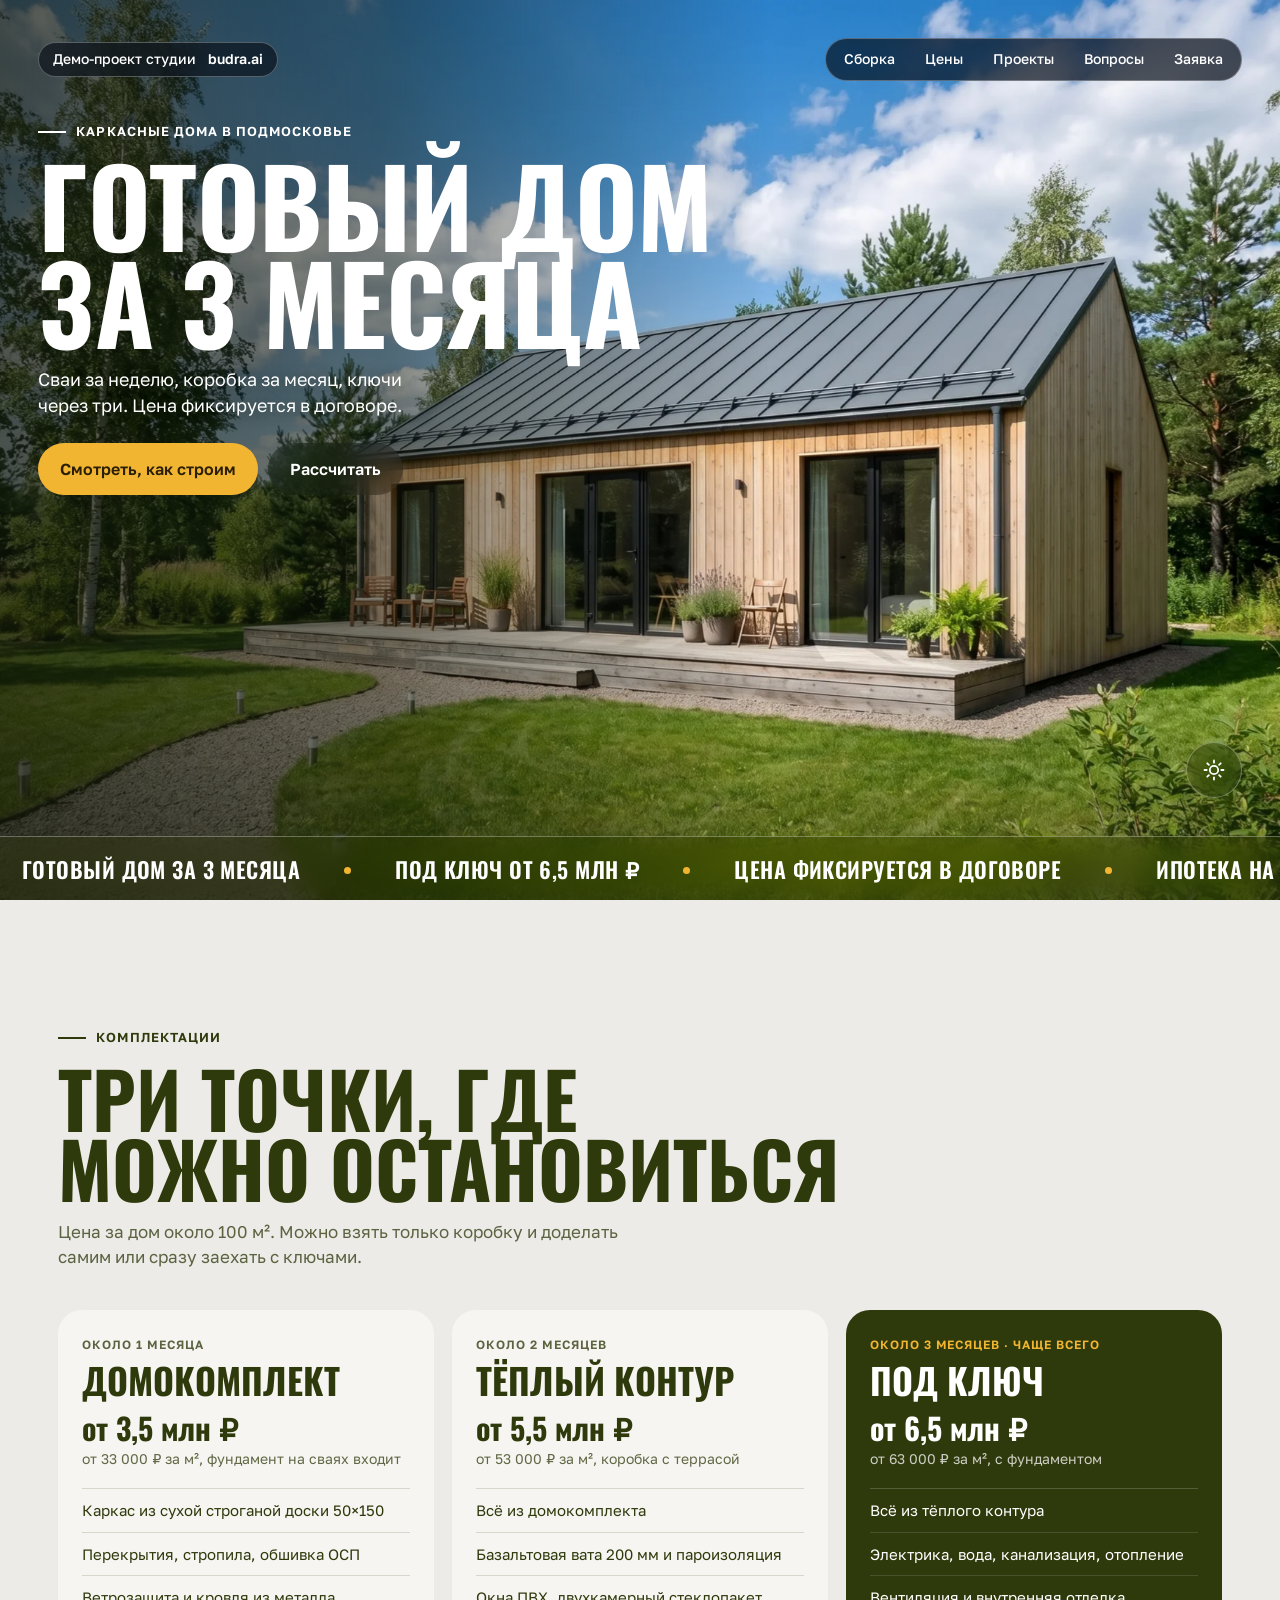
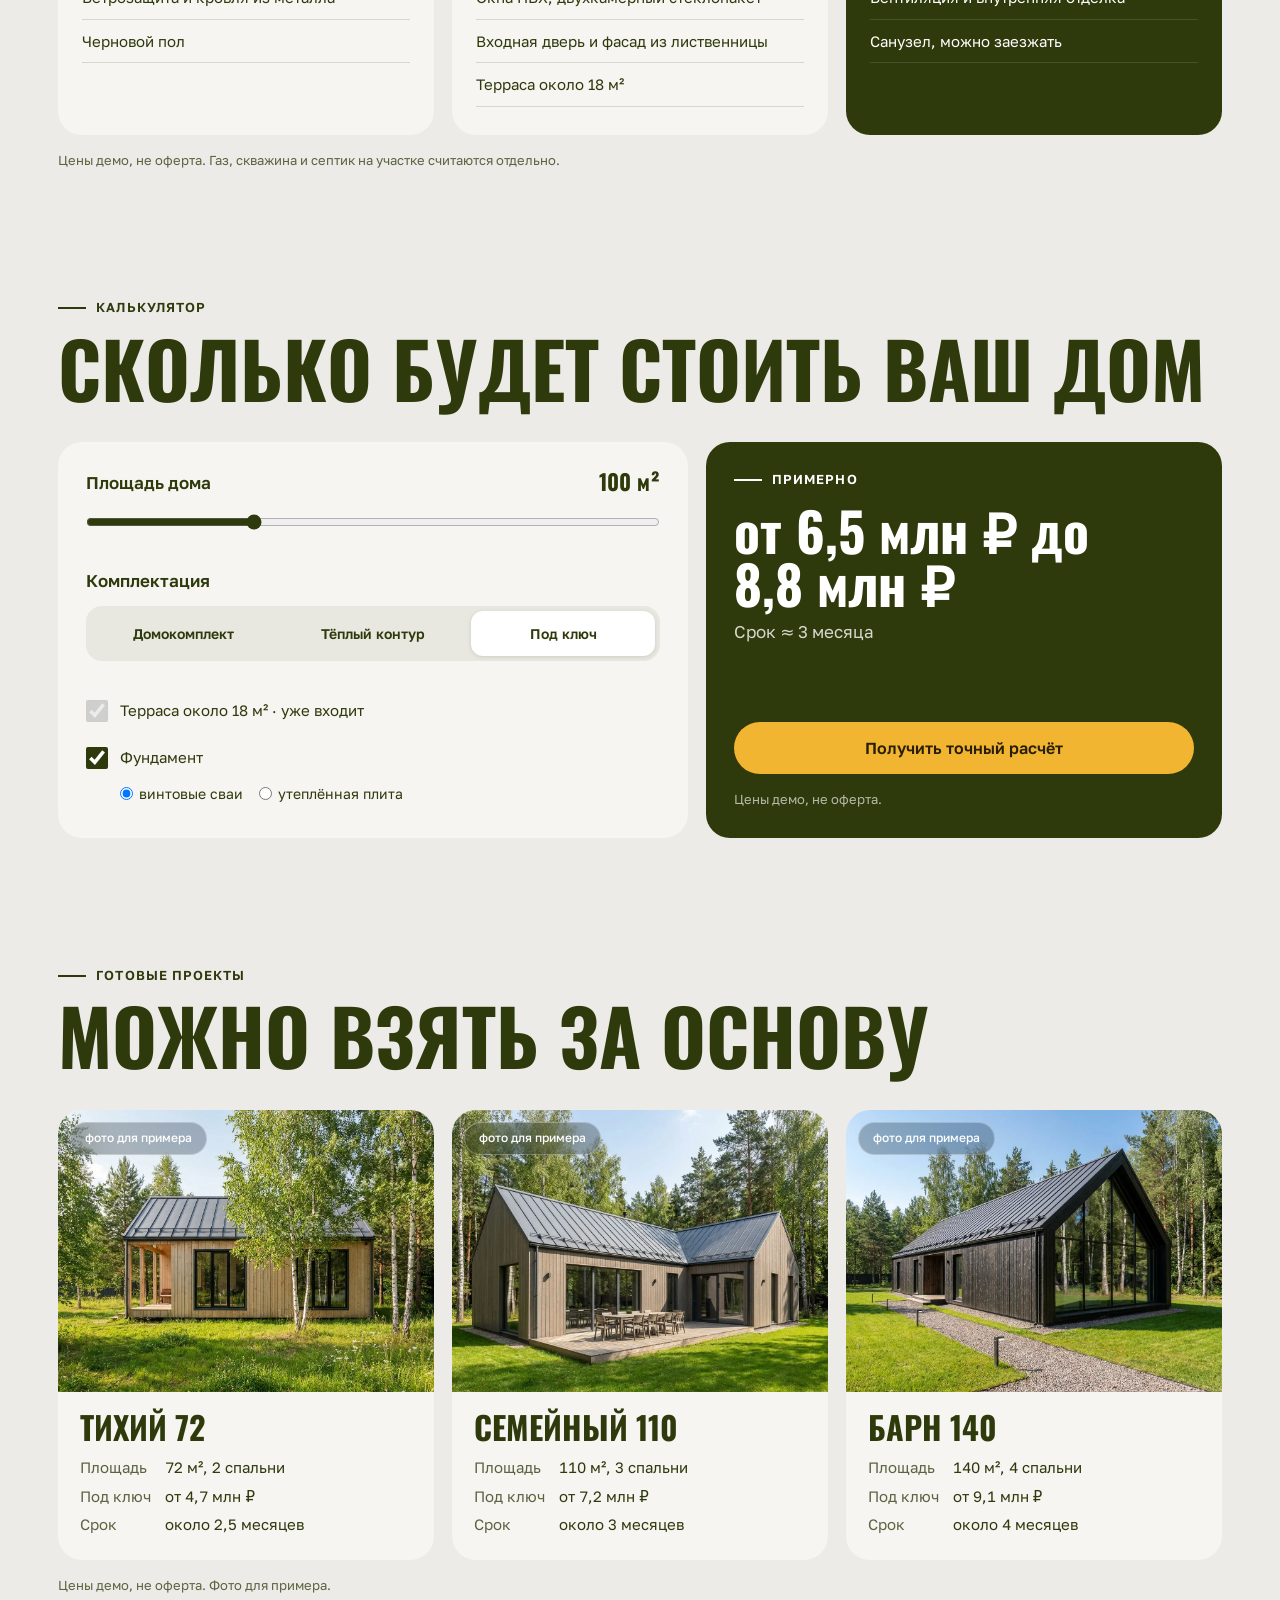
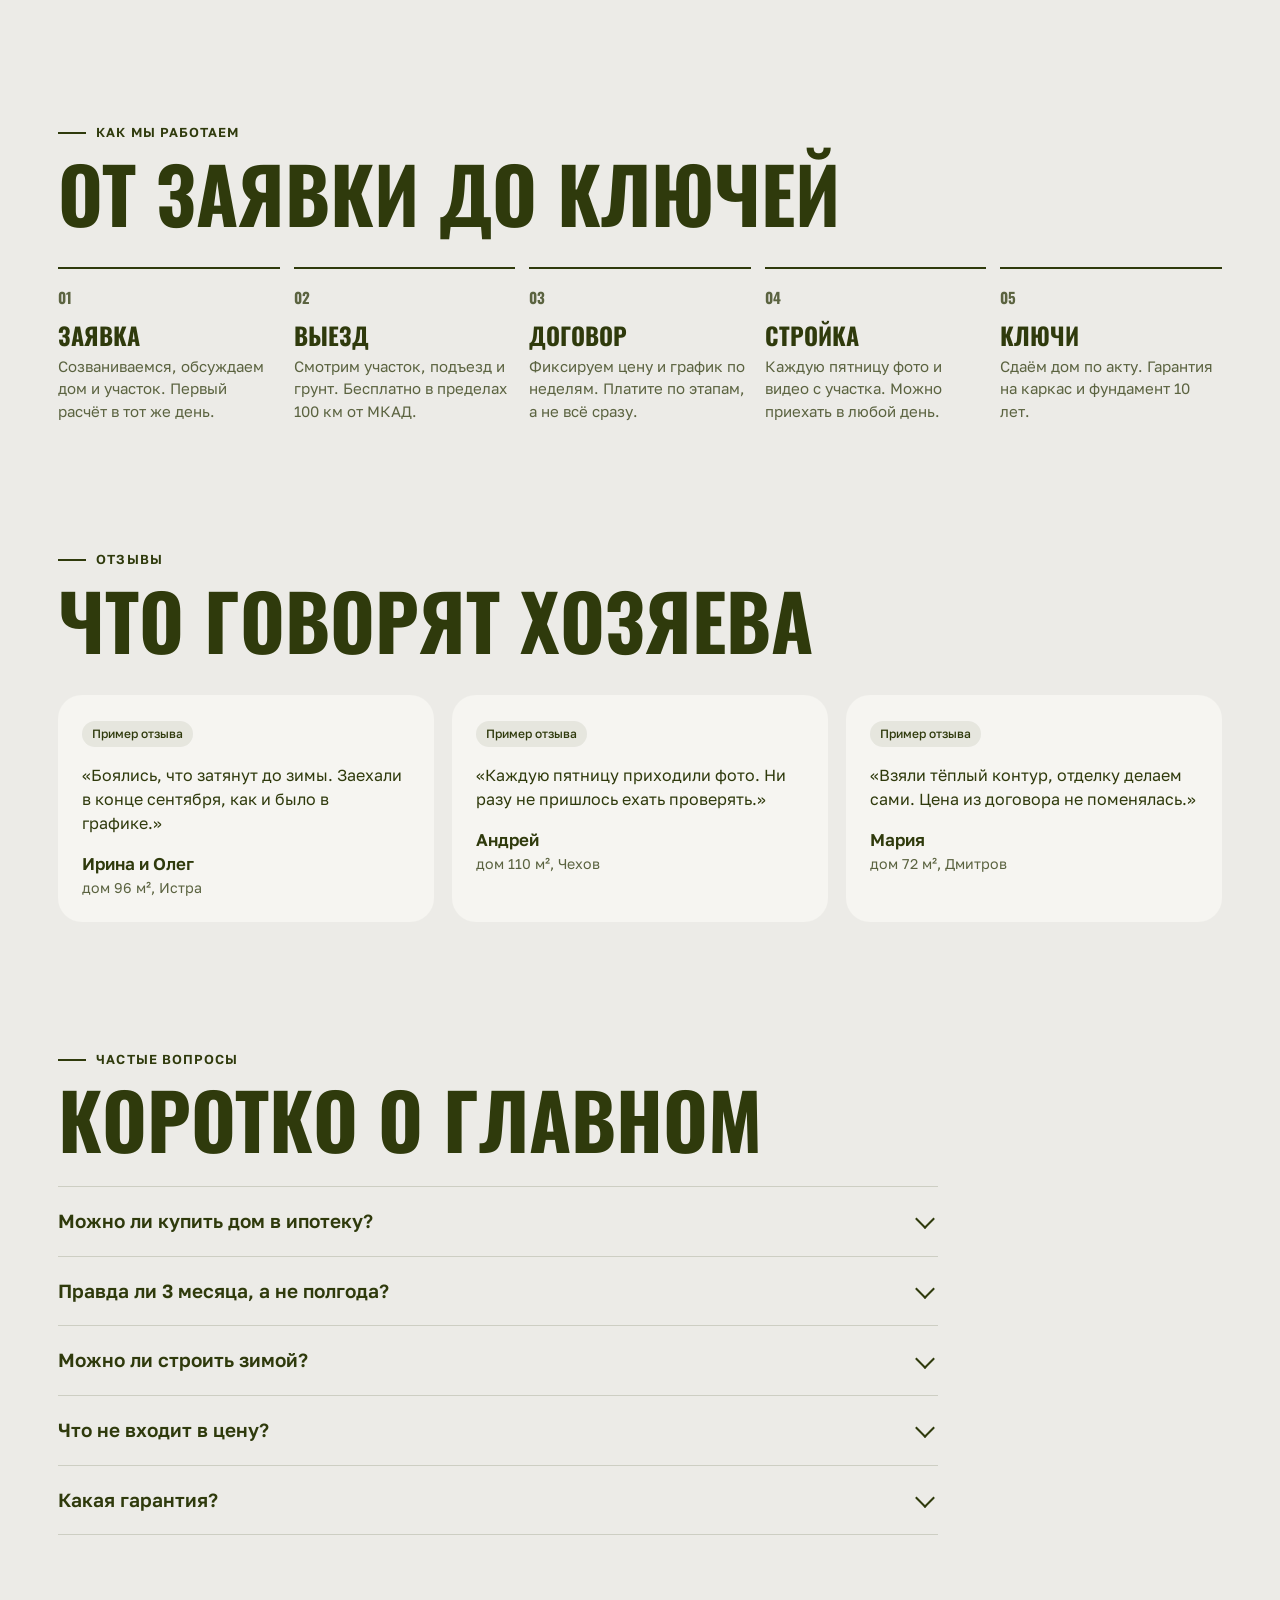
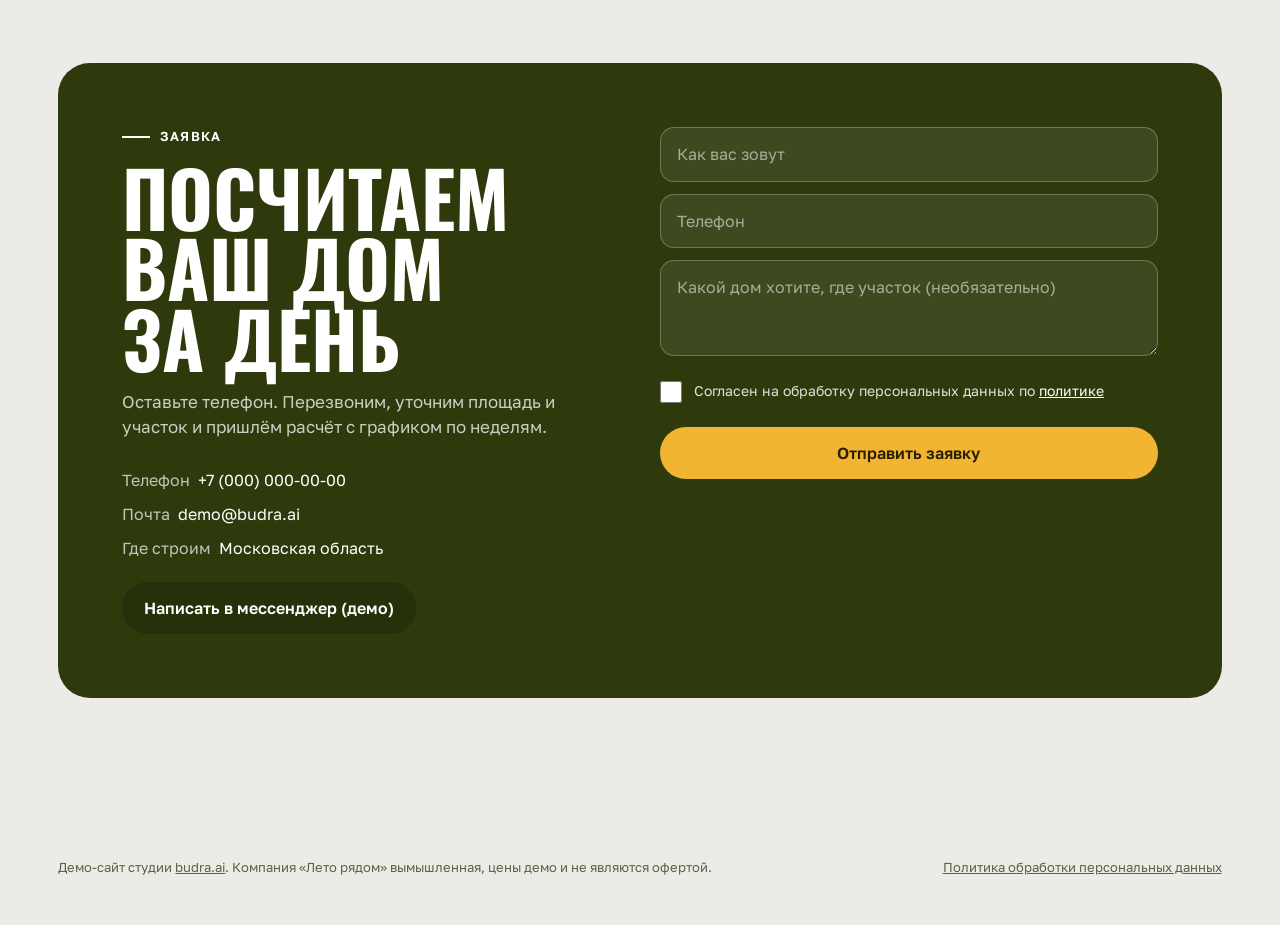
<file: cases/karkas/index.html>
<!doctype html>
<html lang="ru">
<head>
<meta charset="utf-8">
<meta name="viewport" content="width=device-width, initial-scale=1, viewport-fit=cover">
<title>Лето рядом — готовый дом за 3 месяца · демо</title>
<meta name="description" content="Листайте страницу и смотрите, как каркасный дом вырастает от пустого участка до вечера с огнями в окнах.">
<meta property="og:type" content="website">
<meta property="og:site_name" content="Лето рядом · демо студии budra.ai">
<meta property="og:locale" content="ru_RU">
<meta property="og:url" content="https://maria96-oss.github.io/budra.ai/cases/karkas/">
<meta property="og:title" content="Лето рядом — готовый дом за 3 месяца">
<meta property="og:description" content="Листайте страницу и смотрите, как каркасный дом вырастает от пустого участка до вечера с огнями в окнах.">
<meta property="og:image" content="https://maria96-oss.github.io/budra.ai/cases/karkas/img/og.jpg">
<meta property="og:image:width" content="1200">
<meta property="og:image:height" content="630">
<meta property="og:image:alt" content="Каркасный дом вечером, светятся окна. Надпись: готовый дом за 3 месяца">
<meta name="twitter:card" content="summary_large_image">
<meta name="theme-color" content="#2f3a0c">
<link rel="icon" href="img/favicon.svg" type="image/svg+xml">
<link rel="icon" href="img/favicon-32.png" sizes="32x32" type="image/png">
<link rel="apple-touch-icon" href="img/apple-touch-icon.png">
<meta name="robots" content="noindex">
<link rel="stylesheet" href="../../fonts/fonts.css">
<script>if(!matchMedia('(prefers-reduced-motion: reduce)').matches)document.documentElement.classList.add('intro-wait')</script>
<style>
@font-face{font-family:'Golos Text';font-style:normal;font-weight:400;font-display:swap;src:url(../../fonts/golos-text-cyrillic-400-normal.woff2) format('woff2');unicode-range:U+0301,U+0400-045F,U+0490-0491,U+04B0-04B1,U+2116}
@font-face{font-family:'Golos Text';font-style:normal;font-weight:400;font-display:swap;src:url(../../fonts/golos-text-latin-400-normal.woff2) format('woff2');unicode-range:U+0000-00FF,U+2000-206F,U+20AC,U+20BD,U+2212}
@font-face{font-family:'Golos Text';font-style:normal;font-weight:500;font-display:swap;src:url(../../fonts/golos-text-cyrillic-500-normal.woff2) format('woff2');unicode-range:U+0301,U+0400-045F,U+0490-0491,U+04B0-04B1,U+2116}
@font-face{font-family:'Golos Text';font-style:normal;font-weight:500;font-display:swap;src:url(../../fonts/golos-text-latin-500-normal.woff2) format('woff2');unicode-range:U+0000-00FF,U+2000-206F,U+20AC,U+20BD,U+2212}
@font-face{font-family:'Golos Text';font-style:normal;font-weight:600;font-display:swap;src:url(../../fonts/golos-text-cyrillic-600-normal.woff2) format('woff2');unicode-range:U+0301,U+0400-045F,U+0490-0491,U+04B0-04B1,U+2116}
@font-face{font-family:'Golos Text';font-style:normal;font-weight:600;font-display:swap;src:url(../../fonts/golos-text-latin-600-normal.woff2) format('woff2');unicode-range:U+0000-00FF,U+2000-206F,U+20AC,U+20BD,U+2212}

:root{
  --bg:#ecebe7; --paper:#f6f5f1; --ink:#2f3a0c; --soft:#5b6340; --line:rgba(47,58,12,.16);
  --night-bg:#0e1626; --night-ink:#efe9dc;
  --accent:#f2b531; --on-accent:#2a1f05;
  --display:'Oswald',Impact,'Arial Narrow',sans-serif;
  --sans:'Golos Text',system-ui,-apple-system,'Segoe UI',sans-serif;
  --ease:cubic-bezier(.23,1,.32,1);
  --m:clamp(16px,3vw,40px);
  --glass:rgba(18,24,32,.28); --glass-line:rgba(255,255,255,.3);
}
*{box-sizing:border-box;margin:0;padding:0}
html{-webkit-text-size-adjust:100%}
body{background:var(--bg);color:var(--ink);font:400 17px/1.5 var(--sans);-webkit-font-smoothing:antialiased;overflow-x:hidden}
img,video{display:block;max-width:100%}
a{color:inherit}
:focus-visible{outline:2px solid var(--accent);outline-offset:3px}
.wrap{max-width:1240px;margin:0 auto;padding:0 var(--m)}
.eyebrow{display:flex;align-items:center;gap:10px;font-size:13px;font-weight:600;letter-spacing:.08em;text-transform:uppercase}
.eyebrow::before{content:"";width:28px;height:2px;background:currentColor}
.h2{font:700 clamp(40px,6vw,84px)/.92 var(--display);text-transform:uppercase;margin:14px 0 16px;text-wrap:balance}
.sub{color:var(--soft);max-width:36em}

/* стекло: полупрозрачная плашка, сквозь неё видно фото */
.glass{background:var(--glass);border:1px solid var(--glass-line);-webkit-backdrop-filter:blur(14px) saturate(150%);backdrop-filter:blur(14px) saturate(150%);color:#fff}
.pill{display:inline-flex;align-items:center;gap:8px;border-radius:999px;padding:8px 14px;font-size:14px;font-weight:500;line-height:1.2;text-decoration:none;white-space:nowrap}
.btn{display:inline-flex;align-items:center;justify-content:center;gap:10px;height:52px;padding:0 22px;border-radius:999px;font:600 16px/1 var(--sans);text-decoration:none;border:0;cursor:pointer;transition:transform .16s var(--ease),background .2s var(--ease)}
.btn:active{transform:scale(.97)}
.btn-accent{background:var(--accent);color:var(--on-accent)}
.btn-accent:hover{background:#f6c24f}
.btn.glass{color:#fff}

/* ---------- первый экран ---------- */
/* первый экран лежит поверх сцены сборки: при прокрутке он уезжает, а дом откатывается к участку */
.hero{position:absolute;inset:0;z-index:6;overflow:hidden;background:#6da0dc;isolation:isolate}
.hero .pics,.hero .kb{position:absolute;inset:0}
.hero .kb{transform-origin:60% 58%;will-change:transform}
.hero picture,.hero .ph{position:absolute;inset:0;width:100%;height:100%}
.hero .ph{object-fit:cover;object-position:60% 50%}
.intro{position:absolute;inset:0;width:100%;height:100%;object-fit:cover;object-position:60% 50%;z-index:2;transition:opacity .9s var(--ease)}
.intro-done .intro{opacity:0}
/* после интро по очереди проявляются заголовок, текст и кнопки */
.hero-copy>*,.topbar,.hero .ticker,.hero .toggle{transition:opacity .8s var(--ease) var(--d,0s),transform .8s var(--ease) var(--d,0s)}
.intro-wait .hero-copy>*,.intro-wait .topbar,.intro-wait .hero .ticker,.intro-wait .hero .toggle{opacity:0;transform:translateY(-10px)}
.intro-wait .hero::after{opacity:0}
.hero::after{transition:opacity 1s var(--ease)}
.hero-copy>:nth-child(2){--d:.1s}.hero-copy>:nth-child(3){--d:.25s}.hero-copy>:nth-child(4){--d:.4s}
.topbar{--d:.5s}.hero .ticker{--d:.55s}.hero .toggle{--d:.6s}
.at-hero .caption,.at-hero .rail{opacity:0;transform:translateY(12px);pointer-events:none}
.caption,.rail{transition:opacity .4s var(--ease),transform .4s var(--ease)}
.hero .night{opacity:0;transition:opacity 1.5s var(--ease)}
body[data-mode=night] .hero .night{opacity:1}
body[data-mode=night] .hero{background:#0b1730}
/* мягкое затемнение фото под текстом: свет, а не плашка */
.hero::after{content:"";position:absolute;inset:0;z-index:1;pointer-events:none;background:linear-gradient(90deg,rgba(14,20,8,.7) 0%,rgba(14,20,8,.5) 30%,rgba(14,20,8,0) 60%),linear-gradient(0deg,rgba(14,20,8,.45) 0%,rgba(14,20,8,0) 26%)}
/* закреплённая шапка на всех разделах */
.topbar{position:fixed;z-index:50;top:var(--m);left:var(--m);right:var(--m);display:flex;justify-content:space-between;align-items:center;gap:12px;pointer-events:none}
.topbar>*{pointer-events:auto}
.topbar .glass{background:rgba(14,20,28,.72);border-color:rgba(255,255,255,.28)}
.demo{color:#fff}
.demo b{font-weight:600}
.nav{display:flex;gap:2px;padding:4px}
.nav a{padding:8px 14px;border-radius:999px;font-size:14px;font-weight:500;text-decoration:none;transition:background .2s var(--ease),color .2s var(--ease)}
.topbar .nav a.cur,.topbar .nav a.cur:hover{background:var(--accent);color:var(--on-accent)}
section[id]{scroll-margin-top:84px}
.nav a:hover{background:rgba(255,255,255,.18)}
.menu{display:none;border:1px solid rgba(255,255,255,.28);font:500 14px/1.2 var(--sans);cursor:pointer}
.hero-copy{position:absolute;z-index:4;left:var(--m);top:calc(var(--m) + 84px);max-width:min(1000px,70vw);color:#fff}
body[data-mode=night] .hero-copy{color:var(--night-ink)}
h1{font-family:var(--display);font-weight:700;text-transform:uppercase;font-size:clamp(56px,8.4vw,136px);line-height:.9;letter-spacing:-.005em;margin:14px 0 18px;text-wrap:balance}
.lead{font-size:clamp(17px,1.4vw,20px);line-height:1.45;max-width:23em;text-shadow:0 1px 14px rgba(14,20,8,.55)}
.actions{display:flex;flex-wrap:wrap;gap:10px;margin-top:24px}
.toggle{position:absolute;z-index:5;right:var(--m);bottom:calc(64px + var(--m));width:56px;height:56px;border-radius:50%;display:grid;place-items:center;cursor:pointer;transition:transform .16s var(--ease)}
.toggle:active{transform:scale(.94)}
.toggle svg{width:24px;height:24px}
.toggle .moon{display:none}
body[data-mode=night] .toggle .sun{display:none}
body[data-mode=night] .toggle .moon{display:block}
.ticker{position:absolute;z-index:4;left:0;right:0;bottom:0;height:64px;display:flex;align-items:center;overflow:hidden;border-width:1px 0 0;background:rgba(47,58,12,.34);transition:background 1.5s var(--ease)}
body[data-mode=night] .ticker{background:rgba(6,10,20,.5)}
.ticker-run{display:flex;flex-shrink:0;animation:run 34s linear infinite;font:600 22px/1 var(--display);letter-spacing:.02em;text-transform:uppercase;color:#fff}
.ticker-run span{padding:0 22px;white-space:nowrap}
.ticker-run span::after{content:"";display:inline-block;width:7px;height:7px;border-radius:50%;background:var(--accent);margin-left:44px;vertical-align:middle;transform:translateY(-2px)}
@keyframes run{to{transform:translateX(-50%)}}

/* ---------- сборка дома ---------- */
.build{position:relative;background:#1b2130;color:#fff;height:100svh}
.stage{position:relative;height:100svh;overflow:hidden}
.media{position:absolute;inset:0;z-index:1;isolation:isolate} /* слои роликов не выходят за пределы видео */
.media .clip,.media .shot{position:absolute;inset:0;width:100%;height:100%;object-fit:cover;object-position:60% 50%}
.media .shot{opacity:0}
#clips{position:absolute;inset:0;z-index:1;isolation:isolate}
.lines{z-index:2}
#callouts{position:absolute;inset:0;z-index:3;pointer-events:none}
#callouts .dot{pointer-events:auto}
.media::after{content:"";position:absolute;inset:0;pointer-events:none;background:linear-gradient(0deg,rgba(14,22,38,.55) 0%,rgba(14,22,38,0) 38%)}
.lines{position:absolute;inset:0;width:100%;height:100%;z-index:2;pointer-events:none;overflow:visible}
.lines line{stroke:#fff;stroke-width:1.6;filter:drop-shadow(0 0 2px rgba(0,0,0,.6));vector-effect:non-scaling-stroke}
.lines g{opacity:0;transition:opacity .12s linear}
.lines g.on{opacity:1}
.dot{position:absolute;z-index:3;left:0;top:0;width:28px;height:28px;margin:-14px 0 0 -14px;border-radius:50%;border:0;background:none;pointer-events:none;opacity:0;transition:opacity .12s linear}
.dot::before{content:"";position:absolute;inset:6px;border-radius:50%;border:1.25px solid #fff;opacity:.8}
.dot::after{content:"";position:absolute;left:50%;top:50%;width:7px;height:7px;margin:-3.5px 0 0 -3.5px;border-radius:50%;background:#fff}
.dot.on{opacity:1}
.callout{position:absolute;z-index:3;left:0;top:0;border-radius:14px;padding:9px 13px 10px;opacity:0;transition:opacity .12s linear;pointer-events:none;max-width:230px}
.callout{background:rgba(10,14,22,.7)!important;border-color:rgba(255,255,255,.35)!important}
.callout b{display:block;font:700 19px/1.12 var(--display);letter-spacing:.03em;text-transform:uppercase}
.callout small{display:block;font-size:14px;line-height:1.3;opacity:.9;margin-top:3px}
.callout.on{opacity:1}

.caption{position:absolute;z-index:4;left:var(--m);bottom:var(--m);background:rgba(12,16,24,.72)!important;width:min(430px,calc(100% - 2*var(--m)));border-radius:22px;padding:20px 22px 22px}
.caption .when{font-size:13px;font-weight:600;letter-spacing:.08em;text-transform:uppercase;opacity:.85}
.caption h2{font:700 clamp(40px,5vw,64px)/1.16 var(--display);text-transform:uppercase;margin:8px 0 10px}
.caption p{font-size:16px;line-height:1.45;opacity:.92}
.price{display:flex;align-items:baseline;gap:10px;flex-wrap:wrap;margin-top:14px}
.price[hidden]{display:none}
.price strong{font:700 26px/1 var(--display);font-variant-numeric:tabular-nums;color:var(--accent)}
.price span{font-size:12px;opacity:.75}
.cap-body{opacity:1}
.cap-body.swap{opacity:0;transform:translateY(6px)}
.backdrop{display:none}
.incl{display:none;list-style:none;margin-top:14px;border-top:1px solid rgba(255,255,255,.14)}
.incl li{display:flex;justify-content:space-between;gap:12px;padding:9px 0;border-bottom:1px solid rgba(255,255,255,.1);font-size:14px}
.incl li span{opacity:.7;text-align:right}
.bar{display:none;gap:4px;margin-top:14px}
.tl{display:none;list-style:none;margin-top:14px;font-size:13.5px}
.tl li{display:flex;justify-content:space-between;gap:10px;padding:6px 0;opacity:.5}
.tl li span{opacity:.8}
.tl li.done{opacity:.85}
.tl li.cur{opacity:1;color:var(--accent);font-weight:600}
.bar i{flex:1;height:4px;border-radius:2px;background:rgba(255,255,255,.18);transition:background .3s var(--ease)}
.bar i.done{background:var(--accent)}

/* кружки этапов: тёмное стекло, белая цифра */
.rail{position:absolute;z-index:4;right:var(--m);top:50%;transform:translateY(-50%);display:flex;flex-direction:column;gap:10px;list-style:none}
.rail button{position:relative;width:44px;height:44px;border-radius:50%;font:700 16px/1 var(--display);color:#fff;background:rgba(10,14,22,.55);border:1px solid rgba(255,255,255,.35);-webkit-backdrop-filter:blur(10px);backdrop-filter:blur(10px);cursor:pointer;transition:background .25s var(--ease),color .25s var(--ease),transform .16s var(--ease)}
.rail button:active{transform:scale(.94)}
.rail{gap:8px}
.rail button{width:40px;height:40px;font-size:15px}
.rail button[aria-current=step]{background:var(--accent);border-color:var(--accent);color:var(--on-accent)}
.rail button::after{content:attr(data-name);position:absolute;right:54px;top:50%;transform:translateY(-50%) translateX(4px);opacity:0;pointer-events:none;white-space:nowrap;font:500 13px/1 var(--sans);background:rgba(10,14,22,.65);-webkit-backdrop-filter:blur(10px);backdrop-filter:blur(10px);padding:7px 10px;border-radius:999px;transition:opacity .2s var(--ease),transform .2s var(--ease)}
@media (hover:hover){.rail button:hover::after{opacity:1;transform:translateY(-50%)}}

/* ---------- разделы ---------- */
section.block{padding:clamp(72px,10vw,140px) 0}
section.block+section.block{padding-top:0}
.tiers{display:grid;grid-template-columns:repeat(3,1fr);gap:18px;margin-top:40px}
.tier{background:var(--paper);border-radius:24px;padding:26px 24px 28px;display:flex;flex-direction:column}
.tier.hit{background:var(--ink);color:#fff}
.tier .tag{font-size:12px;font-weight:600;letter-spacing:.08em;text-transform:uppercase;color:var(--soft)}
.tier.hit .tag{color:var(--accent)}
.tier h3{font:700 clamp(30px,2.8vw,40px)/.92 var(--display);white-space:nowrap;text-transform:uppercase;margin:10px 0 16px}
.tier .cost{font:700 30px/1 var(--display);font-variant-numeric:tabular-nums}
.tier .cost small{display:block;font:400 14px/1.4 var(--sans);opacity:.75;margin-top:6px}
.tier ul{list-style:none;margin:20px 0 0;border-top:1px solid var(--line)}
.tier.hit ul{border-color:rgba(255,255,255,.18)}
.tier li{padding:10px 0;border-bottom:1px solid var(--line);font-size:15px}
.tier.hit li{border-color:rgba(255,255,255,.12)}
.note{font-size:13px;color:var(--soft);margin-top:16px}

.calc{display:grid;grid-template-columns:1.1fr .9fr;gap:18px;margin-top:40px}
.calc form,.calc .out{background:var(--paper);border-radius:24px;padding:28px}
.calc .out{background:var(--ink);color:#fff;display:flex;flex-direction:column;justify-content:space-between;gap:24px}
.field{margin-bottom:26px}
.field>label,.field legend{display:flex;justify-content:space-between;width:100%;font-weight:600;margin-bottom:12px}
.field output{font:700 22px/1 var(--display);font-variant-numeric:tabular-nums}
fieldset{border:0;min-width:0}
input[type=range]{width:100%;accent-color:var(--ink);height:28px}
.seg{display:grid;grid-template-columns:repeat(3,1fr);gap:6px;background:rgba(47,58,12,.07);border-radius:16px;padding:5px}
.seg label{display:block;cursor:pointer;position:relative}
.seg input{position:absolute;opacity:0;pointer-events:none}
.seg span{display:block;text-align:center;padding:12px 6px;border-radius:12px;font-size:14px;font-weight:600;transition:background .2s var(--ease)}
.seg input:checked+span{background:#fff;box-shadow:0 1px 4px rgba(47,58,12,.15)}
.seg input:focus-visible+span{outline:2px solid var(--accent)}
.check{display:flex;gap:12px;align-items:flex-start;padding:12px 0;cursor:pointer;font-size:15px}
.check input{width:22px;height:22px;accent-color:var(--ink);flex-shrink:0;margin-top:1px}
.sub-seg{display:flex;flex-wrap:wrap;gap:8px 16px;margin:2px 0 6px 34px;transition:opacity .2s var(--ease)}
.sub-seg label{font-size:14px;display:flex;gap:6px;align-items:center;cursor:pointer}
.out .sum{font:700 clamp(34px,4.2vw,54px)/.98 var(--display);font-variant-numeric:tabular-nums;margin-top:14px}
.out .term{opacity:.8;margin-top:10px}

.projects{display:grid;grid-template-columns:repeat(3,1fr);gap:18px;margin-top:40px}
.proj{background:var(--paper);border-radius:24px;overflow:hidden}
.proj .pic{position:relative;aspect-ratio:4/3;background:#cfd6c4}
.proj img{width:100%;height:100%;object-fit:cover}
.proj .pic .pill{position:absolute;left:12px;top:12px;font-size:12px}
.proj .body{padding:20px 22px 24px}
.proj h3{font:700 32px/.95 var(--display);text-transform:uppercase}
.proj dl{display:grid;grid-template-columns:auto 1fr;gap:6px 14px;margin-top:14px;font-size:15px}
.proj dt{color:var(--soft)}
.proj dd{font-variant-numeric:tabular-nums}

.steps{list-style:none;display:grid;grid-template-columns:repeat(5,1fr);gap:14px;margin-top:40px;counter-reset:s}
.steps li{border-top:2px solid var(--ink);padding-top:16px;counter-increment:s}
.steps li::before{content:counter(s,decimal-leading-zero);font:700 15px/1 var(--display);color:var(--soft)}
.steps h3{font:700 24px/1 var(--display);text-transform:uppercase;margin:12px 0 8px}
.steps p{font-size:15px;color:var(--soft)}

.reviews{display:grid;grid-template-columns:repeat(3,1fr);gap:18px;margin-top:40px}
.review{background:var(--paper);border-radius:24px;padding:24px}
.review .pill{background:rgba(47,58,12,.08);font-size:12px;padding:6px 10px}
.review p{margin:16px 0;font-size:16px}
.review b{font-weight:600}
.review small{display:block;color:var(--soft)}

.faq{margin-top:32px;border-top:1px solid var(--line);max-width:880px}
.faq details{border-bottom:1px solid var(--line)}
.faq summary{list-style:none;cursor:pointer;padding:22px 44px 22px 0;position:relative;font:600 19px/1.3 var(--sans)}
.faq summary::-webkit-details-marker{display:none}
.faq summary::after{content:"";position:absolute;right:6px;top:50%;width:12px;height:12px;margin-top:-9px;border-right:2px solid var(--ink);border-bottom:2px solid var(--ink);transform:rotate(45deg);transition:transform .25s var(--ease)}
.faq details[open] summary::after{transform:rotate(225deg);margin-top:-3px}
.faq details p{padding:0 0 22px;color:var(--soft);max-width:44em}

.lead-block{background:var(--ink);color:#fff;border-radius:32px;padding:clamp(28px,5vw,64px);display:grid;grid-template-columns:1fr 1fr;gap:40px}
.lead-block .sub{color:rgba(255,255,255,.75)}
.contacts{margin-top:28px;display:grid;gap:10px;font-size:16px}
.contacts span{opacity:.7;margin-right:8px}
.form{display:grid;gap:12px;align-content:start}
.form input[type=text],.form input[type=tel],.form textarea{width:100%;font:400 16px/1.4 var(--sans);padding:15px 16px;border-radius:14px;border:1px solid rgba(255,255,255,.25);background:rgba(255,255,255,.08);color:#fff}
.form input::placeholder,.form textarea::placeholder{color:rgba(255,255,255,.55)}
.form textarea{min-height:96px;resize:vertical}
.form .check{font-size:14px;color:rgba(255,255,255,.85)}
.form .check input{accent-color:var(--accent)}
.form .check a{color:#fff}
.form .btn{width:100%}
.ok{display:none;background:rgba(242,181,49,.16);border:1px solid rgba(242,181,49,.5);border-radius:14px;padding:16px;font-size:15px}
.ok.show{display:block}
.foot{padding:32px 0 48px;font-size:13px;color:var(--soft)}
.foot .wrap{display:flex;flex-wrap:wrap;gap:8px 24px;justify-content:space-between}

/* ---------- телефон ---------- */
@media (max-width:768px){
  body{font-size:16px}
  .topbar{top:10px;left:12px;right:12px}
  .menu{display:inline-flex}
  .nav{display:none;position:absolute;top:calc(100% + 8px);right:0;flex-direction:column;align-items:stretch;gap:2px;padding:6px;border-radius:18px;min-width:180px}
  .nav.open{display:flex}
  .nav a{padding:12px 16px;font-size:16px;border-radius:12px}
  /* видео-полоса начинается под шапкой */
  .stage{padding-top:58px}
  .demo{font-size:12.5px;padding:7px 12px}
  /* дом целиком внизу, заголовок сверху на небе */
  .hero{background:linear-gradient(180deg,#3f7fd2 0%,#78aee6 45%,#9cc6ee 62%)}
  body[data-mode=night] .hero{background:linear-gradient(180deg,#071226 0%,#0d1a33 55%,#16233d 70%)}
  .hero .pics{top:auto;bottom:40px;left:50%;width:165%;height:auto;aspect-ratio:1100/614;transform:translateX(-62%);-webkit-mask-image:linear-gradient(180deg,transparent 0%,#000 30%);mask-image:linear-gradient(180deg,transparent 0%,#000 30%)}
  .hero .ph,.intro{object-position:50% 50%}
  .hero::after{background:none}
  .hero-copy{top:calc(var(--m) + 54px);right:var(--m);max-width:none}
  h1{font-size:clamp(46px,13.6vw,72px)}
  .lead{font-size:16px;max-width:none;text-shadow:none}
  .btn{height:48px;padding:0 18px;font-size:15px}
  .toggle{width:44px;height:44px;bottom:calc(56px + 12px)}
  .ticker{height:56px}
  .ticker-run{font-size:18px}

  /* сборка: видео полосой сверху (дом и рабочие целиком), компактная карточка под ним */
  .stage{display:flex;flex-direction:column;height:100svh}
  /* фото как можно выше, но дом целиком: при 90vw видно 62 % ширины кадра, а дом занимает около 58 % */
  .media{position:relative;inset:auto;flex:none;width:100%;height:min(90vw,calc(100svh - 58px - 230px))}
  .media .clip,.media .shot{object-position:66% 50%}
  .media::after{display:none}
  .backdrop{display:block;position:absolute;inset:-40px;background:#1b2130 center/cover no-repeat;filter:blur(26px) brightness(.45) saturate(1.1);transition:background-image .6s var(--ease)}
  .caption{position:relative;left:auto;bottom:auto;width:auto;flex:1;min-height:0;margin:0;border:0;border-radius:0;padding:14px 16px max(14px,env(safe-area-inset-bottom));background:rgba(14,20,30,.35);-webkit-backdrop-filter:none;backdrop-filter:none;overflow:hidden;display:flex;flex-direction:column}
  .caption .when{font-size:12px}
  .caption h2{font-size:32px;margin:6px 0 6px}
  .caption p{font-size:14.5px;line-height:1.4}
  .price{margin-top:10px}
  .price strong{font-size:22px}
  .incl{display:none}  /* подписи видны на фото, список не нужен */
  .bar{display:flex;margin-top:auto;padding-top:12px}
  .rail{display:none}
  /* подписи на телефоне: все сразу, компактные, плотный фон без размытия и без плавного проявления
     (в Safari размытая подложка с проявлением застывала полупрозрачной) */
  .callout{max-width:none;white-space:nowrap;padding:4px 8px 5px;border-radius:8px;background:rgba(10,14,22,.88)!important;-webkit-backdrop-filter:none;backdrop-filter:none;transition:none}
  .callout b{font-size:11.5px;letter-spacing:.02em}
  .callout small{display:none}
  .lines g,.dot{transition:none}
  .dot{pointer-events:none;width:20px;height:20px;margin:-10px 0 0 -10px}
  .dot::before{inset:4px}

  .tiers,.projects,.reviews,.calc,.lead-block{grid-template-columns:1fr}
  .steps{grid-template-columns:1fr;gap:0}
  .steps li{padding:16px 0 18px}
  .seg span{font-size:13px;padding:12px 4px}
}

/* без анимаций: обычные кадры вместо видео */
@media (max-width:768px) and (min-height:760px){
  .tl{display:block}
}
/* низкие экраны: iPhone SE и Safari с панелями */
@media (max-width:768px) and (max-height:700px){
  .caption h2{font-size:26px;line-height:1.12}
  .caption p{font-size:13.5px}
  .hero .pics{width:135%;transform:translateX(-61%)}
  .hero-copy{top:calc(var(--m) + 46px)}
  h1{font-size:44px;margin:10px 0 12px}
  .lead{font-size:15px}
  .actions{margin-top:16px}
}
@media (prefers-reduced-motion:reduce){
  .ticker-run{animation:none}
  .hero .night,.btn,.toggle{transition:none}
}
.still .build{height:auto!important}
.still .hero{position:relative;inset:auto;height:100svh;min-height:560px}
.still .intro{display:none}
.still .stage{position:relative;height:auto}
.still .clip{display:none}
/* пока идут этапы: Safari не оттягивает страницу «резинкой» и не прокручивает её сам */
.steps-on,.steps-on body{overscroll-behavior:none}
.steps-on .stage{touch-action:none}
/* без анимаций этапы переключаются кружками, на телефоне они стоят рядом */
@media (max-width:768px){.still .stage{height:auto}.still .rail{display:flex;position:static;transform:none;flex-direction:row;justify-content:center;padding:12px 0 4px;background:#1b2130}.still .caption{flex:none}}
</style>
</head>
<body data-mode="day">

<header class="topbar" id="topbar">
  <a class="pill demo glass" href="../../index.html">Демо-проект студии&nbsp;<b>budra.ai</b></a>
  <nav class="nav pill glass" id="nav" aria-label="Разделы">
    <a href="#sborka" data-sec="sborka">Сборка</a><a href="#ceny" data-sec="ceny">Цены</a><a href="#proekty" data-sec="proekty">Проекты</a><a href="#voprosy" data-sec="voprosy">Вопросы</a><a href="#zayavka" data-sec="zayavka">Заявка</a>
  </nav>
  <button class="pill glass menu" id="menuBtn" type="button" aria-expanded="false" aria-controls="nav">Меню</button>
</header>



<section class="build" id="sborka" aria-label="Сборка дома по этапам">
  <div class="stage" id="stage">
  <header class="hero" id="hero" aria-labelledby="h1">
    <div class="pics"><div class="kb" id="kb">
    <picture>
      <source media="(max-width:768px)" srcset="img/dom-den-m.webp">
      <img class="ph" src="img/dom-den.webp" width="2200" height="1228" alt="Готовый каркасный дом с террасой среди берёз, летний день" fetchpriority="high">
    </picture>
    <picture class="night">
      <source media="(max-width:768px)" data-srcset="img/dom-noch-m.webp">
      <img class="ph" id="nightImg" data-src="img/dom-noch.webp" width="2200" height="1228" alt="Тот же дом вечером: светятся окна и фонари вдоль дорожки">
    </picture>
    <video class="intro" id="intro" muted playsinline preload="auto" poster="img/intro-poster.webp" aria-hidden="true"></video>
    </div></div>


    <div class="hero-copy">
      <div class="eyebrow">Каркасные дома в&nbsp;Подмосковье</div>
      <h1 id="h1">Готовый дом за&nbsp;3&nbsp;месяца</h1>
      <p class="lead">Сваи за неделю, коробка за месяц, ключи через три. Цена фиксируется в&nbsp;договоре.</p>
      <div class="actions">
        <a class="btn btn-accent" href="#sborka">Смотреть, как строим</a>
        <a class="btn glass" href="#raschet">Рассчитать</a>
      </div>
    </div>

    <button class="toggle glass" id="toggle" type="button" aria-label="Показать дом вечером" aria-pressed="false">
      <svg class="sun" viewBox="0 0 24 24" fill="none" stroke="currentColor" stroke-width="1.8" stroke-linecap="round" aria-hidden="true"><circle cx="12" cy="12" r="4.2"/><path d="M12 2.5v2.2M12 19.3v2.2M2.5 12h2.2M19.3 12h2.2M5.3 5.3l1.6 1.6M17.1 17.1l1.6 1.6M5.3 18.7l1.6-1.6M17.1 6.9l1.6-1.6"/></svg>
      <svg class="moon" viewBox="0 0 24 24" fill="none" stroke="currentColor" stroke-width="1.8" stroke-linejoin="round" aria-hidden="true"><path d="M19.5 14.6A8 8 0 0 1 9.4 4.5a8 8 0 1 0 10.1 10.1z"/></svg>
    </button>

    <div class="ticker glass" aria-label="Готовый дом за 3 месяца. Под ключ от 6,5 млн ₽. Цена фиксируется в договоре. Ипотека на ИЖС.">
      <div class="ticker-run" aria-hidden="true">
        <span>Готовый дом за 3 месяца</span><span>Под ключ от 6,5 млн ₽</span><span>Цена фиксируется в договоре</span><span>Ипотека на ИЖС</span>
        <span>Готовый дом за 3 месяца</span><span>Под ключ от 6,5 млн ₽</span><span>Цена фиксируется в договоре</span><span>Ипотека на ИЖС</span>
      </div>
    </div>
  </header>

    <div class="backdrop" id="backdrop" aria-hidden="true"></div>
    <div class="media" id="media">
      <div id="clips"><img class="shot" id="still" alt="" aria-hidden="true"></div>
      <svg class="lines" id="lines" aria-hidden="true"></svg>
      <div id="callouts"></div>
    </div>

    <div class="caption glass">
      <div class="cap-body" id="cap">
        <div class="when" id="capWhen"></div>
        <h2 id="capTitle"></h2>
        <p id="capText"></p>
        <div class="price" id="capPrice" hidden><strong id="capSum"></strong><span id="capNote"></span></div>
        <ul class="incl" id="capIncl"></ul>
      </div>
      <ol class="tl" id="tl" aria-hidden="true"><li>Фундамент<span>неделя 1</span></li><li>Каркас<span>недели 2–3</span></li><li>Домокомплект<span>неделя 4</span></li><li>Тёплый контур<span>недели 5–8</span></li><li>Под ключ<span>≈ 3 месяца</span></li></ol>
      <div class="bar" id="bar" aria-hidden="true"><i></i><i></i><i></i><i></i><i></i><i></i><i></i><i></i></div>
    </div>

    <ol class="rail" aria-label="Этапы сборки">
      <li><button type="button" data-stop="0" data-name="Участок" aria-label="Этап 1 из 8: участок">1</button></li>
      <li><button type="button" data-stop="1" data-name="Фундамент" aria-label="Этап 2 из 8: фундамент">2</button></li>
      <li><button type="button" data-stop="2" data-name="Каркас" aria-label="Этап 3 из 8: каркас">3</button></li>
      <li><button type="button" data-stop="3" data-name="Домокомплект" aria-label="Этап 4 из 8: домокомплект">4</button></li>
      <li><button type="button" data-stop="4" data-name="Тёплый контур" aria-label="Этап 5 из 8: тёплый контур">5</button></li>
      <li><button type="button" data-stop="5" data-name="Коробка готова" aria-label="Этап 6 из 8: коробка готова">6</button></li>
      <li><button type="button" data-stop="6" data-name="Под ключ" aria-label="Этап 7 из 8: под ключ">7</button></li>
      <li><button type="button" data-stop="7" data-name="Вечер" aria-label="Этап 8 из 8: вечер">8</button></li>
    </ol>
  </div>
</section>

<section class="block" id="ceny">
  <div class="wrap">
    <div class="eyebrow">Комплектации</div>
    <h2 class="h2">Три точки, где можно остановиться</h2>
    <p class="sub">Цена за дом около 100&nbsp;м². Можно взять только коробку и доделать самим или сразу заехать с&nbsp;ключами.</p>
    <div class="tiers">
      <article class="tier">
        <div class="tag">Около 1 месяца</div>
        <h3>Домокомплект</h3>
        <div class="cost">от 3,5 млн ₽<small>от 33 000 ₽ за м², фундамент на сваях входит</small></div>
        <ul><li>Каркас из сухой строганой доски 50×150</li><li>Перекрытия, стропила, обшивка ОСП</li><li>Ветрозащита и кровля из металла</li><li>Черновой пол</li></ul>
      </article>
      <article class="tier">
        <div class="tag">Около 2 месяцев</div>
        <h3>Тёплый контур</h3>
        <div class="cost">от 5,5 млн ₽<small>от 53 000 ₽ за м², коробка с террасой</small></div>
        <ul><li>Всё из домокомплекта</li><li>Базальтовая вата 200 мм и пароизоляция</li><li>Окна ПВХ, двухкамерный стеклопакет</li><li>Входная дверь и фасад из лиственницы</li><li>Терраса около 18 м²</li></ul>
      </article>
      <article class="tier hit">
        <div class="tag">Около 3 месяцев · чаще всего</div>
        <h3>Под ключ</h3>
        <div class="cost">от 6,5 млн ₽<small>от 63 000 ₽ за м², с фундаментом</small></div>
        <ul><li>Всё из тёплого контура</li><li>Электрика, вода, канализация, отопление</li><li>Вентиляция и внутренняя отделка</li><li>Санузел, можно заезжать</li></ul>
      </article>
    </div>
    <p class="note">Цены демо, не оферта. Газ, скважина и септик на участке считаются отдельно.</p>
  </div>
</section>

<section class="block" id="raschet">
  <div class="wrap">
    <div class="eyebrow">Калькулятор</div>
    <h2 class="h2">Сколько будет стоить ваш дом</h2>
    <div class="calc">
      <form id="calc" onsubmit="return false">
        <div class="field">
          <label for="area">Площадь дома <output id="areaOut" for="area">100 м²</output></label>
          <input type="range" id="area" name="area" min="60" max="200" step="5" value="100">
        </div>
        <fieldset class="field">
          <legend>Комплектация</legend>
          <div class="seg">
            <label><input type="radio" name="tier" value="kit"><span>Домокомплект</span></label>
            <label><input type="radio" name="tier" value="warm"><span>Тёплый контур</span></label>
            <label><input type="radio" name="tier" value="key" checked><span>Под ключ</span></label>
          </div>
        </fieldset>
        <label class="check"><input type="checkbox" id="terrace"> <span>Терраса около 18&nbsp;м²<span id="terraceIn" hidden> · уже входит</span></span></label>
        <label class="check"><input type="checkbox" id="found" checked> Фундамент</label>
        <div class="sub-seg" id="foundType">
          <label><input type="radio" name="ft" value="piles" checked> винтовые сваи</label>
          <label><input type="radio" name="ft" value="slab"> утеплённая плита</label>
        </div>
      </form>
      <div class="out" aria-live="polite">
        <div>
          <div class="eyebrow">Примерно</div>
          <div class="sum" id="sum"></div>
          <div class="term" id="term"></div>
        </div>
        <div>
          <a class="btn btn-accent" href="#zayavka" style="width:100%">Получить точный расчёт</a>
          <p class="note" style="color:rgba(255,255,255,.65)">Цены демо, не оферта.</p>
        </div>
      </div>
    </div>
  </div>
</section>

<section class="block" id="proekty">
  <div class="wrap">
    <div class="eyebrow">Готовые проекты</div>
    <h2 class="h2">Можно взять за основу</h2>
    <div class="projects">
      <article class="proj"><div class="pic"><img src="img/proekt-1.webp" width="1200" height="896" alt="Небольшой одноэтажный каркасный дом с крыльцом среди берёз" loading="lazy"><span class="pill glass">фото для примера</span></div>
        <div class="body"><h3>Тихий 72</h3><dl><dt>Площадь</dt><dd>72 м², 2 спальни</dd><dt>Под ключ</dt><dd>от 4,7 млн ₽</dd><dt>Срок</dt><dd>около 2,5 месяцев</dd></dl></div></article>
      <article class="proj"><div class="pic"><img src="img/proekt-2.webp" width="1200" height="896" alt="Семейный каркасный дом буквой Г с большой террасой" loading="lazy"><span class="pill glass">фото для примера</span></div>
        <div class="body"><h3>Семейный 110</h3><dl><dt>Площадь</dt><dd>110 м², 3 спальни</dd><dt>Под ключ</dt><dd>от 7,2 млн ₽</dd><dt>Срок</dt><dd>около 3 месяцев</dd></dl></div></article>
      <article class="proj"><div class="pic"><img src="img/proekt-3.webp" width="1200" height="896" alt="Длинный дом в стиле барнхаус с тёмным фасадом и стеклянным фронтоном" loading="lazy"><span class="pill glass">фото для примера</span></div>
        <div class="body"><h3>Барн 140</h3><dl><dt>Площадь</dt><dd>140 м², 4 спальни</dd><dt>Под ключ</dt><dd>от 9,1 млн ₽</dd><dt>Срок</dt><dd>около 4 месяцев</dd></dl></div></article>
    </div>
    <p class="note">Цены демо, не оферта. Фото для примера.</p>
  </div>
</section>

<section class="block" id="kak">
  <div class="wrap">
    <div class="eyebrow">Как мы работаем</div>
    <h2 class="h2">От заявки до ключей</h2>
    <ol class="steps">
      <li><h3>Заявка</h3><p>Созваниваемся, обсуждаем дом и участок. Первый расчёт в тот же день.</p></li>
      <li><h3>Выезд</h3><p>Смотрим участок, подъезд и грунт. Бесплатно в пределах 100 км от МКАД.</p></li>
      <li><h3>Договор</h3><p>Фиксируем цену и график по неделям. Платите по этапам, а не всё сразу.</p></li>
      <li><h3>Стройка</h3><p>Каждую пятницу фото и видео с участка. Можно приехать в любой день.</p></li>
      <li><h3>Ключи</h3><p>Сдаём дом по акту. Гарантия на каркас и фундамент 10 лет.</p></li>
    </ol>
  </div>
</section>

<section class="block" id="otzyvy">
  <div class="wrap">
    <div class="eyebrow">Отзывы</div>
    <h2 class="h2">Что говорят хозяева</h2>
    <div class="reviews">
      <figure class="review"><span class="pill">Пример отзыва</span><p>«Боялись, что затянут до зимы. Заехали в конце сентября, как и было в графике.»</p><figcaption><b>Ирина и Олег</b><small>дом 96 м², Истра</small></figcaption></figure>
      <figure class="review"><span class="pill">Пример отзыва</span><p>«Каждую пятницу приходили фото. Ни разу не пришлось ехать проверять.»</p><figcaption><b>Андрей</b><small>дом 110 м², Чехов</small></figcaption></figure>
      <figure class="review"><span class="pill">Пример отзыва</span><p>«Взяли тёплый контур, отделку делаем сами. Цена из договора не поменялась.»</p><figcaption><b>Мария</b><small>дом 72 м², Дмитров</small></figcaption></figure>
    </div>
  </div>
</section>

<section class="block" id="voprosy">
  <div class="wrap">
    <div class="eyebrow">Частые вопросы</div>
    <h2 class="h2">Коротко о главном</h2>
    <div class="faq">
      <details><summary>Можно ли купить дом в ипотеку?</summary><p>Да, каркасный дом подходит под ипотеку на ИЖС. Помогаем собрать документы для банка: проект, смету и договор подряда.</p></details>
      <details><summary>Правда ли 3 месяца, а не полгода?</summary><p>Для простого дома около 100&nbsp;м² под ключ да. Каркас собираем за месяц, потому что доска и сваи лежат у нас на складе. Большие и сложные дома дольше, срок пишем в договоре.</p></details>
      <details><summary>Можно ли строить зимой?</summary><p>Да. Сухой каркас не боится мороза, а сваи вкручивают и в мёрзлый грунт. Зимой обычно даже быстрее: меньше очередь на технику.</p></details>
      <details><summary>Что не входит в цену?</summary><p>Подключения на участке: газ, скважина, септик и электрика до дома. Посчитаем их отдельно после выезда.</p></details>
      <details><summary>Какая гарантия?</summary><p>10 лет на каркас и фундамент, 2 года на отделку и инженерию.</p></details>
    </div>
  </div>
</section>

<section class="block" id="zayavka">
  <div class="wrap">
    <div class="lead-block">
      <div>
        <div class="eyebrow">Заявка</div>
        <h2 class="h2">Посчитаем ваш дом за&nbsp;день</h2>
        <p class="sub">Оставьте телефон. Перезвоним, уточним площадь и участок и пришлём расчёт с графиком по неделям.</p>
        <div class="contacts">
          <div><span>Телефон</span>+7 (000) 000-00-00</div>
          <div><span>Почта</span>demo@budra.ai</div>
          <div><span>Где строим</span>Московская область</div>
        </div>
        <button class="btn glass" type="button" style="margin-top:22px" disabled>Написать в мессенджер (демо)</button>
      </div>
      <form class="form" id="form" novalidate>
        <input type="text" name="name" placeholder="Как вас зовут" autocomplete="name" aria-label="Имя" required>
        <input type="tel" name="phone" placeholder="Телефон" autocomplete="tel" inputmode="tel" aria-label="Телефон" required>
        <textarea name="msg" placeholder="Какой дом хотите, где участок (необязательно)" aria-label="Комментарий"></textarea>
        <label class="check"><input type="checkbox" id="agree" required> <span>Согласен на обработку персональных данных по <a href="politika.html">политике</a></span></label>
        <button class="btn btn-accent" type="submit">Отправить заявку</button>
        <div class="ok" id="ok" role="status">Это демо-сайт, заявка не отправлена. У настоящей компании она пришла бы менеджеру.</div>
      </form>
    </div>
  </div>
</section>

<footer class="foot">
  <div class="wrap">
    <span>Демо-сайт студии <a href="../../index.html">budra.ai</a>. Компания «Лето рядом» вымышленная, цены демо и не являются офертой.</span>
    <a href="politika.html">Политика обработки персональных данных</a>
  </div>
</footer>

<script src="../../vendor/gsap.min.js"></script>
<script src="../../vendor/lenis.min.js"></script>
<script>
(function(){
  var body = document.body;
  var reduce = window.matchMedia('(prefers-reduced-motion: reduce)').matches;
  var phone = window.matchMedia('(max-width: 768px)');

  /* ---------- остановки сборки ----------
     t: секунда полного ролика сборки (номер кадра серии = t × 5); координаты выносок в долях кадра 16:9. */
  var STOPS = [
    { when: 'Старт · день 1', title: 'Участок', text: 'Привезли материалы и разметили, где встанет дом.', sum: 0,
      callouts: [
        { x: .22, y: .66, m: [.36, .67], lx: .2, ly: .36, name: 'Привезли сваи и брус', note: 'за один рейс' },
        { x: .585, y: .81, lx: .62, ly: .5, name: 'Разметили пятно дома', note: 'колышки и шнур' }
      ] },
    { when: 'Этап 1 · неделя 1', title: 'Фундамент', text: 'Вкручиваем винтовые сваи и кладём обвязку. Без бетона и без ожидания.', sum: 250000, note: 'фундамент',
      callouts: [
        { x: .725, y: .805, lx: .78, ly: .46, name: 'Вкрутили сваи', note: 'оцинкованная сталь, 2–3 дня' },
        { x: .585, y: .748, lx: .55, ly: .52, name: 'Уложили обвязку', note: 'брус 150×150 мм' },
        { x: .385, y: .705, lx: .3, ly: .5, name: 'Лаги пола', note: 'шаг 60 см' }
      ] },
    { when: 'Этап 2 · недели 2–3', title: 'Каркас', text: 'Ставим стены и стропила из сухой строганой доски. Дом уже видно с дороги.', sum: 2200000, note: 'каркас и стропила',
      callouts: [
        { x: .42, y: .6, lx: .26, ly: .4, name: 'Подняли каркас', note: 'сухая доска 50×150' },
        { x: .56, y: .33, lx: .44, ly: .14, name: 'Поставили стропила', note: 'двускатная крыша' }
      ] },
    { when: 'Этап 3 · неделя 4', title: 'Домокомплект', text: 'Закрываем стены ОСП и мембраной, кроем крышу металлом. Коробка за месяц.', sum: 3500000, note: 'домокомплект',
      callouts: [
        { x: .6, y: .62, lx: .7, ly: .36, name: 'Обшили и закрыли мембраной', note: 'дом не продувает' },
        { x: .45, y: .42, lx: .3, ly: .24, name: 'Покрыли крышу', note: 'фальц, скрытый крепёж' }
      ] },
    { when: 'Этап 4 · недели 5–8', title: 'Тёплый контур', text: 'Ставим окна, утепляем и обшиваем фасад лиственницей.', sum: 4500000, note: 'тёплый контур',
      callouts: [
        { x: .655, y: .59, lx: .76, ly: .32, name: 'Поставили окна', note: 'двухкамерный стеклопакет' },
        { x: .572, y: .655, lx: .55, ly: .4, name: 'Утеплитель 200 мм', note: 'базальтовая вата' },
        { x: .4, y: .64, m: [.37, .56], lx: .24, ly: .44, name: 'Фасад из лиственницы', note: 'обшиваем по рейкам' }
      ] },
    { when: '≈ 2 месяца', title: 'Коробка готова', text: 'Тёплый закрытый дом с террасой. Можно остановиться здесь и доделать самим.', sum: 5500000, note: 'с террасой',
      callouts: [
        { x: .5, y: .735, lx: .36, ly: .52, name: 'Собрали террасу', note: 'около 18 м²' },
        { x: .62, y: .5, lx: .72, ly: .26, name: 'Фасад готов', note: 'планкен из лиственницы' }
      ] },
    { when: '≈ 3 месяца · ключи', title: 'Под ключ', text: 'Инженерия, отделка, газон и дорожка. Привозите вещи.', sum: 6500000, note: 'под ключ',
      callouts: [
        { x: .5, y: .74, lx: .4, ly: .5, name: 'Терраса с мебелью', note: 'можно пить чай' },
        { x: .74, y: .86, lx: .8, ly: .66, name: 'Газон и дорожка', note: 'благоустройство' },
        { x: .66, y: .6, lx: .78, ly: .34, name: 'Окна в пол', note: 'много света' }
      ] },
    { when: 'Первый вечер', title: 'Добро пожаловать домой', text: 'Свет в окнах, фонари вдоль дорожки. Лето рядом.', sum: 6500000, note: 'под ключ',
      callouts: [
        { x: .5, y: .6, lx: .52, ly: .32, name: 'Свет в каждой комнате', note: 'электрика под ключ' },
        { x: .37, y: .77, lx: .44, ly: .7, name: 'Фонари вдоль дорожки', note: 'включаются сами' },
        { x: .43, y: .52, lx: .26, ly: .34, name: 'Подсветка фасада', note: 'тёплый свет' }
      ] }
  ];
  var LAST = STOPS.length - 1;

  /* ---------- день / ночь ----------
     Автоматический режим: день, а на финале сборки ночь.
     Нажатие включает вечер и держит его; повторное возвращает автоматический режим. */
  var choice = null, stopNow = 0, btn = document.getElementById('toggle');
  function applyMode(){
    body.dataset.mode = choice || (stopNow === LAST ? 'night' : 'day');
    btn.setAttribute('aria-pressed', choice === 'night' ? 'true' : 'false');
    btn.setAttribute('aria-label', choice === 'night' ? 'Вернуть автоматический режим' : 'Показать дом вечером');
  }
  function loadNight(){
    var im = document.getElementById('nightImg'), src = im.previousElementSibling;
    if (im.getAttribute('src')) return;
    src.srcset = src.dataset.srcset; im.src = im.dataset.src;
  }
  btn.addEventListener('click', function(){ loadNight(); choice = choice === 'night' ? null : 'night'; applyMode(); });

  /* ---------- калькулятор ---------- */
  // ставки за м² подобраны так, чтобы дом 100 м² на сваях стоил как в «Комплектациях»: 3,5 / 5,5 / 6,5 млн
  var RATE = { kit: [33000, 42000, '≈ 1 месяц'], warm: [53000, 68000, '≈ 2 месяца'], key: [63000, 85000, '≈ 3 месяца'] };
  var calc = document.getElementById('calc');
  function money(v){ return v >= 1e6 ? (Math.round(v / 1e5) / 10).toString().replace('.', ',') + ' млн ₽' : Math.round(v / 1000) + ' тыс. ₽'; }
  function recalc(){
    var a = +calc.area.value, r = RATE[calc.querySelector('[name=tier]:checked').value];
    var lo = a * r[0], hi = a * r[1];
    // в «Тёплом контуре» и «Под ключ» терраса уже входит в цену
    var tr = document.getElementById('terrace'), inc = calc.querySelector('[name=tier]:checked').value !== 'kit';
    tr.disabled = inc; document.getElementById('terraceIn').hidden = !inc; if (inc) tr.checked = true;
    if (tr.checked && !inc) { lo += 250000; hi += 450000; }
    var f = document.getElementById('found').checked, slab = calc.querySelector('[name=ft]:checked').value === 'slab';
    document.getElementById('foundType').style.opacity = f ? 1 : .4;
    if (f) { lo += slab ? 900000 : 200000; hi += slab ? 1400000 : 300000; }
    document.getElementById('areaOut').textContent = a + ' м²';
    document.getElementById('sum').textContent = 'от ' + money(lo) + ' до ' + money(hi);
    document.getElementById('term').textContent = 'Срок ' + r[2] + (a > 130 ? ', для большого дома чуть дольше' : '');
  }
  calc.addEventListener('input', recalc); recalc();

  /* ---------- форма: демо ---------- */
  var form = document.getElementById('form');
  form.addEventListener('submit', function(e){
    e.preventDefault();
    if (!form.checkValidity()) { form.reportValidity(); return; }
    document.getElementById('ok').classList.add('show');
  });

  /* ---------- сцена сборки: пошаговая, по жестам ----------
     Один жест (колёсико, тачпад, свайп, стрелка) = один этап. Переход проигрывается роликом целиком,
     пока он идёт, новые жесты не считаются. Внутри блока обычная прокрутка выключена. */
  var build = document.getElementById('sborka'), media = document.getElementById('media');
  var stillEl = document.getElementById('still'), clipsBox = document.getElementById('clips');
  var svg = document.getElementById('lines'), box = document.getElementById('callouts');
  var cap = { body: document.getElementById('cap'), when: document.getElementById('capWhen'), title: document.getElementById('capTitle'), text: document.getElementById('capText'), price: document.getElementById('capPrice'), sum: document.getElementById('capSum'), note: document.getElementById('capNote'), incl: document.getElementById('capIncl') };
  var railBtns = [].slice.call(document.querySelectorAll('.rail button')), bars = [].slice.call(document.querySelectorAll('#bar i')), tlRows = [].slice.call(document.querySelectorAll('#tl li'));
  var NS = 'http://www.w3.org/2000/svg', A = 2752 / 1536, SUF = phone.matches ? '-m' : '';
  function stillUrl(i){ return 'step/k-' + i + SUF + '.webp'; }   // чёткий кадр этапа 2k

  var items = [];
  STOPS.forEach(function(s, si){
    s.callouts.forEach(function(c, ci){
      var g = document.createElementNS(NS, 'g'), ln = document.createElementNS(NS, 'line');
      g.appendChild(ln); svg.appendChild(g);
      var dot = document.createElement('button');
      dot.type = 'button'; dot.className = 'dot'; dot.tabIndex = -1; dot.setAttribute('aria-label', c.name);
      var el = document.createElement('div');
      el.className = 'callout glass';
      el.innerHTML = '<b>' + c.name + '</b><small>' + c.note + '</small>';
      box.appendChild(dot); box.appendChild(el);
      var it = { step: si, i: ci, c: c, g: g, ln: ln, dot: dot, el: el };
      items.push(it);
    });
  });

  // перевод координат кадра в пиксели сцены с учётом object-fit: cover
  // телефон: подпись встаёт над точкой, под ней, слева или справа — где не задевает другие подписи, точки и края фото
  function placeSmall(it, px, py, ew, eh, W, H, placed){
    var g = 14, pad = 6;
    var dots = items.filter(function(o){ return o.step === it.step && !o.hidden; }).map(function(o){ return [o._px, o._py]; });
    var cands = [
      [px - ew / 2, py - eh - g], [px - ew / 2, py + g],
      [px - ew - g, py - eh / 2], [px + g, py - eh / 2],
      [px - ew + 12, py - eh - g], [px - 12, py - eh - g],
      [px - ew + 12, py + g], [px - 12, py + g],
      [px - ew / 2, py - eh - g * 3], [px - ew / 2, py + g * 3], [px - ew + 12, py - eh - g * 3], [px - 12, py + g * 3]
    ];
    var best = null, bestScore = 1e9;
    cands.forEach(function(c){
      var x = Math.max(pad, Math.min(W - ew - pad, c[0])), y = Math.max(pad, Math.min(H - eh - pad, c[1]));
      var score = Math.abs(x - c[0]) + Math.abs(y - c[1]);
      placed.forEach(function(r){ if (r.step === it.step && x < r.x + r.w + 4 && x + ew + 4 > r.x && y < r.y + r.h + 4 && y + eh + 4 > r.y) score += 1000; });
      dots.forEach(function(d){ if (d[0] > x - 8 && d[0] < x + ew + 8 && d[1] > y - 8 && d[1] < y + eh + 8) score += 300; });
      if (score < bestScore) { bestScore = score; best = [x, y]; }
    });
    placed.push({ step: it.step, x: best[0], y: best[1], w: ew, h: eh });
    return best;
  }

  // перевод координат кадра в пиксели сцены с учётом object-fit: cover
  function layout(){
    var W = media.clientWidth, H = media.clientHeight;
    var rw = Math.max(W, H * A), rh = rw / A;
    var ox = (W - rw) * (phone.matches ? .66 : .6), oy = (H - rh) * .5;
    var small = phone.matches, placed = [];
    var tb = document.getElementById('topbar').getBoundingClientRect(), mr = media.getBoundingClientRect();
    var safeTop = Math.max(8, tb.bottom - mr.top + 10);
    svg.setAttribute('viewBox', '0 0 ' + W + ' ' + H);
    items.forEach(function(it){ var c = small && it.c.m ? { x: it.c.m[0], y: it.c.m[1] } : it.c; it._px = ox + c.x * rw; it._py = oy + c.y * rh; it.hidden = it._px < 10 || it._px > W - 10; });
    items.forEach(function(it){
      var px = it._px, py = it._py;
      var ew = it.el.offsetWidth, eh = it.el.offsetHeight, lx, ly, ex, ey;
      if (small) {
        var pl = placeSmall(it, px, py, ew, eh, W, H, placed); lx = pl[0]; ly = pl[1];
        // линия от точки к ближайшему краю подписи
        ex = Math.max(lx, Math.min(lx + ew, px)); ey = Math.max(ly, Math.min(ly + eh, py));
      } else {
        lx = ox + it.c.lx * rw - ew / 2; ly = oy + it.c.ly * rh - eh;
        lx = Math.max(8, Math.min(W - ew - 72, lx));
        ly = Math.max(safeTop, ly);
        for (var guard = 0; guard < 6; guard++) {
          var hit = placed.filter(function(r){ return r.step === it.step && lx < r.x + r.w + 8 && lx + ew + 8 > r.x && ly < r.y + r.h + 8 && ly + eh + 8 > r.y; })[0];
          if (!hit) break;
          ly = hit.y - eh - 10; if (ly < 8) ly = hit.y + hit.h + 10;
        }
        placed.push({ step: it.step, x: lx, y: ly, w: ew, h: eh });
        ex = Math.max(lx + 14, Math.min(lx + ew - 14, px)); ey = ly + eh;
      }
      it.el.style.left = lx + 'px'; it.el.style.top = ly + 'px';
      it.dot.style.left = px + 'px'; it.dot.style.top = py + 'px';
      var d = Math.hypot(ex - px, ey - py) || 1, sx = px + (ex - px) * Math.min(1, (small ? 6 : 8) / d), sy = py + (ey - py) * Math.min(1, (small ? 6 : 8) / d);
      it.ln.setAttribute('x1', small ? sx : px); it.ln.setAttribute('y1', small ? sy : py - 8);
      it.ln.setAttribute('x2', ex); it.ln.setAttribute('y2', ey);
      it.g.style.display = it.el.style.display = it.dot.style.display = it.hidden ? 'none' : '';
    });
  }

  // выноски этапа появляются целиком и сразу: точка, линия и подпись вместе, на телефоне тоже все сразу
  function openOne(target){
    var wasOn = target.el.classList.contains('on');
    items.forEach(function(it){ var on = it === target && !wasOn; it.el.classList.toggle('on', on); it.g.classList.toggle('on', on); });
  }
  function showCallouts(si){
    var first = null;
    items.forEach(function(it){
      var mine = it.step === si && !it.hidden;
      it.dot.tabIndex = mine && phone.matches ? 0 : -1;
      it.dot.classList.toggle('on', mine);
      var lab = mine;
      if (mine && !first) first = it;
      it.g.classList.toggle('on', lab); it.el.classList.toggle('on', lab);
    });
  }

  var sumState = { v: 0 };
  function priceText(v){ return 'от ' + (v >= 1e6 ? (Math.round(v / 1e5) / 10).toString().replace('.', ',') + ' млн ₽' : (Math.round(v / 1000) * 1000).toLocaleString('ru-RU') + ' ₽'); }
  function setSum(v){
    if (reduce || !window.gsap) { sumState.v = v; cap.sum.textContent = priceText(v); return; }
    gsap.to(sumState, { v: v, duration: .5, ease: 'power2.out', overwrite: true, onUpdate: function(){ cap.sum.textContent = priceText(sumState.v); } });
  }
  // длинное слово («Домокомплект») не должно вылезать из карточки: уменьшаем шрифт, пока не поместится
  function fitTitle(el){
    el.style.fontSize = '';
    var fs = parseFloat(getComputedStyle(el).fontSize);
    while (el.scrollWidth > el.clientWidth + 1 && fs > 20) { fs -= 2; el.style.fontSize = fs + 'px'; }
  }
  function showStop(si){
    stopNow = si; applyMode();
    var s = STOPS[si];
    if (phone.matches) document.getElementById('backdrop').style.backgroundImage = 'url(' + stillUrl(si) + ')';
    cap.when.textContent = s.when; cap.title.textContent = s.title; cap.text.textContent = s.text; fitTitle(cap.title);
    cap.price.hidden = !s.sum;
    cap.note.textContent = s.note ? s.note + ' · цены демо' : '';
    var rows = s.callouts.map(function(c){ return [c.name, c.note]; });
    cap.incl.innerHTML = rows.map(function(r){ return '<li>' + r[0] + '<span>' + r[1] + '</span></li>'; }).join('');
    if (s.sum) { sumState.v = s.sum; cap.sum.textContent = priceText(s.sum); }
    railBtns.forEach(function(b, k){
      if (k === si) b.setAttribute('aria-current', 'step'); else b.removeAttribute('aria-current');
      b.classList.toggle('done', k < si);
    });
    bars.forEach(function(b, k){ b.classList.toggle('done', k <= si); });
    var tlNow = [0, 1, 2, 3, 4, 4, 5, 5][si];
    tlRows.forEach(function(li, k){ li.classList.toggle('done', k + 1 < tlNow); li.classList.toggle('cur', k + 1 === tlNow); });
  }

  var html = document.documentElement, hero = document.getElementById('hero'), heroCopy = hero.querySelector('.hero-copy');
  var intro = document.getElementById('intro'), kb = document.getElementById('kb');

  /* ---------- шапка: меню на телефоне и подсветка текущего раздела ---------- */
  var nav = document.getElementById('nav'), menuBtn = document.getElementById('menuBtn');
  function closeMenu(){ nav.classList.remove('open'); menuBtn.setAttribute('aria-expanded', 'false'); }
  menuBtn.addEventListener('click', function(e){ e.stopPropagation(); var o = nav.classList.toggle('open'); menuBtn.setAttribute('aria-expanded', o ? 'true' : 'false'); });
  document.addEventListener('click', function(e){ if (!nav.contains(e.target)) closeMenu(); });
  var navLinks = [].slice.call(nav.querySelectorAll('a'));
  var SECS = ['ceny', 'raschet', 'proekty', 'kak', 'otzyvy', 'voprosy', 'zayavka'];
  var SEC_TO_NAV = { ceny: 'ceny', raschet: 'ceny', proekty: 'proekty', voprosy: 'voprosy', zayavka: 'zayavka' };
  function markNav(){
    var cur = '';
    if (locked) cur = pos >= 0 ? 'sborka' : '';
    else {
      var y = innerHeight * .35;
      SECS.forEach(function(id){ var r = document.getElementById(id).getBoundingClientRect(); if (r.top <= y && r.bottom > y) cur = SEC_TO_NAV[id] || ''; });
      if (!cur && window.scrollY < innerHeight * .5) cur = 'sborka';
    }
    navLinks.forEach(function(a){ var on = a.dataset.sec === cur; a.classList.toggle('cur', on); if (on) a.setAttribute('aria-current', 'location'); else a.removeAttribute('aria-current'); });
  }
  window.addEventListener('scroll', markNav, { passive: true });
  setInterval(markNav, 400);

  /* ---------- без анимаций: сразу готовый дом, этапы кружками, без роликов ---------- */
  if (reduce) {
    body.classList.add('still', 'intro-done');
    intro.remove();
    var go = function(i){ stillEl.src = stillUrl(i); stillEl.style.opacity = 1; showStop(i); layout(); showCallouts(i); };
    var stills = {};
    railBtns.forEach(function(b){ b.addEventListener('click', function(){ go(+b.dataset.stop); }); });
    navLinks.forEach(function(a){ a.addEventListener('click', closeMenu); });
    stillEl.onload = layout;
    go(1);
    window.addEventListener('resize', layout);
    return;
  }

  /* ---------- плавная прокрутка остальной страницы ---------- */
  if ('scrollRestoration' in history) history.scrollRestoration = 'manual';
  window.scrollTo(0, 0);
  var lenis = new Lenis({ lerp: .15 });
  gsap.ticker.add(function(t){ lenis.raf(t * 1000); });
  gsap.ticker.lagSmoothing(0);

  /* ---------- интро: быстрый таймлапс сборки, потом текст и живой дом ---------- */
  var introDone = false, kbTween = null;
  function finishIntro(){
    if (introDone) return; introDone = true;
    html.classList.remove('intro-wait'); body.classList.add('intro-done');
    // интро больше не нужно: останавливаем и его скачивание, чтобы не занимало медленный интернет
    try { intro.pause(); if (intro.currentTime < intro.duration - .1 || !intro.duration) { intro.removeAttribute('src'); intro.load(); } } catch (e) {}
    kbTween = gsap.fromTo(kb, { scale: 1, xPercent: 0 }, { scale: 1.07, xPercent: -1.2, duration: 18, ease: 'sine.inOut', yoyo: true, repeat: -1 });
    preloadAround(-1);
  }
  intro.poster = phone.matches ? 'img/intro-poster-m.webp' : 'img/intro-poster.webp';
  intro.src = phone.matches ? 'video/intro-m.mp4' : 'video/intro.mp4';
  intro.addEventListener('ended', finishIntro);
  intro.addEventListener('error', finishIntro);
  var ip = intro.play();
  if (ip && ip.catch) ip.catch(finishIntro);                 // автозапуск запрещён: сразу готовый дом
  // медленный интернет: если за 3 с интро не готово доиграть без остановок, сразу показываем готовый дом
  setTimeout(function(){ if (!introDone && intro.readyState < 4) finishIntro(); }, 3000);
  setTimeout(finishIntro, 9000);                              // страховка

  /* ---------- ролики-переходы ----------
     c0: готовый дом → участок, c1…c7: этап за этапом. Обратные версии (…r) для движения вверх.
     Ролики заранее скачиваем целиком в память (blob): тогда переход стартует сразу, даже там,
     где браузер сам видео заранее не грузит. Держим два ролика вперёд и один назад, и кадры этих этапов. */
  var pos = -1, busy = false, locked = true, z = 1, blobs = {}, loading = {}, vids = {}, stills = {};
  function key(c, rev){ return 'c' + c + (rev ? 'r' : '') + SUF; }
  // медленный интернет или экономия трафика: без роликов, этапы сменяются растворением чётких кадров
  var nc = navigator.connection || {};
  function slowNet(){ return !!nc.saveData || /(^|-)2g|3g/.test(nc.effectiveType || ''); }
  function fetchClip(k){
    if (slowNet() || blobs[k] || loading[k]) return;
    loading[k] = fetch('step/' + k + '.mp4').then(function(r){ if (!r.ok) throw r.status; return r.blob(); })
      .then(function(b){ blobs[k] = URL.createObjectURL(b); delete loading[k]; })
      .catch(function(){ delete loading[k]; setTimeout(function(){ fetchClip(k); }, 1500); });
  }
  function video(k){
    if (vids[k]) return vids[k];
    var v = document.createElement('video');
    v.muted = true; v.playsInline = true; v.setAttribute('muted', ''); v.setAttribute('playsinline', '');
    v.preload = 'auto'; v.className = 'clip'; v.src = blobs[k];
    clipsBox.appendChild(v); v.load(); vids[k] = v;
    return v;
  }
  function stillImg(i){ if (i >= 0 && i <= LAST && !stills[i]) { stills[i] = new Image(); stills[i].src = stillUrl(i); } }
  var shownV = null;
  function preloadAround(p){
    var want = [];
    if (p >= 0 && p < LAST) want.push(key(p + 1, false));
    if (p + 1 < LAST) want.push(key(p + 2, false));
    if (p > 0) want.push(key(p, true));
    if (p === -1) stillImg(0);
    // сначала чёткие кадры соседних этапов, ролики только после них, чтобы не делить с ними канал
    [p + 1, p - 1, p + 2].forEach(stillImg);
    var nx = stills[p + 1];
    if (!nx || nx.complete) want.forEach(fetchClip);
    else nx.addEventListener('load', function(){ if (pos === p) want.forEach(fetchClip); }, { once: true });
    Object.keys(vids).forEach(function(k){
      // сначала отвязываем ролик от элемента, иначе Safari ругается на освобождённый blob
      if (want.indexOf(k) < 0 && vids[k] !== shownV) { var ov = vids[k]; ov.pause(); ov.removeAttribute('src'); ov.load(); ov.remove(); delete vids[k]; }
    });
    Object.keys(blobs).forEach(function(k){
      if (want.indexOf(k) < 0 && !vids[k]) { URL.revokeObjectURL(blobs[k]); delete blobs[k]; }
    });
    want.forEach(function(k){ if (blobs[k]) video(k); });
  }
  function front(el){ el.style.zIndex = ++z; el.style.opacity = 1; }

  function leaveHero(){
    finishIntro();
    if (phone.matches) document.getElementById('backdrop').style.backgroundImage = 'url(' + stillUrl(0) + ')';
    if (kbTween) kbTween.pause();
    gsap.to(kb, { scale: 1, xPercent: 0, duration: .4 });
    gsap.to(heroCopy, { y: -60, opacity: 0, duration: .35, ease: 'power2.in' });
    gsap.to(hero, { opacity: 0, duration: .5, onComplete: function(){ hero.style.visibility = 'hidden'; } });
    body.classList.remove('at-hero');
  }
  function enterHero(){
    hero.style.visibility = '';
    gsap.to(hero, { opacity: 1, duration: .5 });
    gsap.to(heroCopy, { y: 0, opacity: 1, duration: .5, ease: 'power2.out' });
    body.classList.add('at-hero');
    stopNow = -1; applyMode();
    if (kbTween) kbTween.restart();
  }

  // показать чёткий кадр этапа поверх ролика; done() — когда он целиком на экране
  var DUR = 1.2;                                     // длительность перехода, с
  function showCrisp(i, fade, done){
    var src = stillUrl(i);
    var put = function(){
      stillEl.src = src; stillEl.style.zIndex = ++z;
      if (!fade) { gsap.killTweensOf(stillEl); stillEl.style.opacity = 1; done && done(); return; }
      stillEl.style.opacity = 0;
      gsap.to(stillEl, { opacity: 1, duration: fade, ease: 'power1.out', overwrite: true, onComplete: done });
    };
    var im = stills[i] && stills[i].complete && stills[i].naturalWidth ? stills[i] : null;
    if (im) { (im.decode ? im.decode() : Promise.resolve()).catch(function(){}).then(put); return; }
    var t = new Image(); t.onload = t.onerror = put; t.src = src; stills[i] = t;
  }

  function step(dir){
    if (busy) return;
    var to = pos + dir;
    if (to > LAST) { release(document.getElementById('ceny')); return; }
    if (to < -1) return;
    busy = true;
    var done = false, started = false, v = null;
    showCallouts(-1);
    function finish(){
      if (done) return; done = true;
      pos = to; busy = false;
      if (to === -1) enterHero(); else { showStop(to); layout(); showCallouts(to); }
      preloadAround(to);
      if (to >= 0) loadNight();
    }
    // главный экран ↔ участок: короткое растворение 0,5 с, без ролика
    if (pos === -1 || to === -1) {
      if (to === 0) { showCrisp(0, 0, null); leaveHero(); setTimeout(finish, 500); }
      else { enterHero(); setTimeout(finish, 500); }
      return;
    }
    var k = key(dir > 0 ? to : pos, dir < 0);
    function fallback(){                             // ролик не готов или видео запрещено: растворение в кадр этапа
      if (started || done) return; started = true;
      showCrisp(to, .45, finish);
    }
    function play(){
      if (started) return; started = true;
      try { v.currentTime = 0; } catch (e) {}
      v.playbackRate = (v.duration || DUR) / DUR;
      front(v); shownV = v;
      var pr = v.play();
      if (pr && pr.catch) pr.catch(function(){ started = false; fallback(); });
    }
    if (blobs[k]) {
      v = video(k);
      v.onended = function(){ showCrisp(to, .18, finish); };   // в конце сразу резкий кадр
      if (v.readyState >= 2) play(); else v.addEventListener('loadeddata', play, { once: true });
    } else fetchClip(k);
    setTimeout(fallback, 500);
    setTimeout(function(){ if (!done) showCrisp(to, .2, finish); }, 3500);   // ролик застрял
  }

  // кружок этапа: сразу к нужному этапу коротким растворением
  function jump(k){
    if (busy || k === pos) return;
    busy = true; showCallouts(-1);
    if (pos === -1) leaveHero();
    showCrisp(k, .4, function(){ pos = k; busy = false; showStop(k); layout(); showCallouts(k); preloadAround(k); loadNight(); });
  }
  railBtns.forEach(function(b){ b.addEventListener('click', function(){ jump(+b.dataset.stop); }); });

  /* ---------- закрепление блока и выход к остальной странице ---------- */
  var lastWheel = 0, consumed = false, acc = 0;
  function quietNow(){ consumed = true; lastWheel = performance.now(); }
  // высота шапки: раздел после перехода начинается под ней
  function HEAD(){ return document.getElementById('topbar').getBoundingClientRect().bottom + 12; }
  function lock(){ locked = true; html.classList.add('steps-on'); lenis.stop(); window.scrollTo(0, 0); quietNow(); }
  function release(target){ locked = false; html.classList.remove('steps-on'); lenis.start(); lenis.scrollTo(target, { duration: 1.1, force: true, lock: true, offset: target && target.nodeType ? -HEAD() : 0 }); quietNow(); }
  lenis.stop(); html.classList.add('steps-on');
  function maybeLock(){ if (!locked && window.scrollY <= 1) lock(); }
  window.addEventListener('scroll', maybeLock, { passive: true });

  // колёсико и тачпад: всё, что идёт без паузы дольше 0,22 с, считается одним жестом (вместе с инерцией)
  window.addEventListener('wheel', function(e){
    if (!locked) return;
    e.preventDefault();
    var now = performance.now();
    if (now - lastWheel > 220) { consumed = false; acc = 0; }
    lastWheel = now;
    if (consumed) return;
    acc += e.deltaY;
    if (Math.abs(acc) > 24) { consumed = true; step(acc > 0 ? 1 : -1); }
  }, { passive: false });

  // свайп на телефоне: один свайп = один этап
  var ty = null;
  window.addEventListener('touchstart', function(e){ if (locked) ty = e.touches[0].clientY; }, { passive: true });
  window.addEventListener('touchmove', function(e){ if (locked && e.cancelable) e.preventDefault(); }, { passive: false });
  window.addEventListener('touchend', function(e){
    if (!locked || ty === null) return;
    var dy = ty - e.changedTouches[0].clientY; ty = null;
    if (Math.abs(dy) > 40) step(dy > 0 ? 1 : -1);
  }, { passive: true });

  // клавиатура
  window.addEventListener('keydown', function(e){
    if (!locked) return;
    if (e.target.closest && e.target.closest('input,textarea,select')) return;
    var d = { ArrowDown: 1, PageDown: 1, ' ': 1, ArrowUp: -1, PageUp: -1 }[e.key];
    if (!d) return;
    e.preventDefault();
    if (!e.repeat) step(d);
  });

  // ссылки: «Сборка» запускает сборку, остальные отпускают страницу к нужному разделу
  [].slice.call(document.querySelectorAll('a[href^="#"]')).forEach(function(a){
    var id = a.getAttribute('href');
    if (id.length < 2) return;
    a.addEventListener('click', function(e){
      e.preventDefault(); closeMenu();
      if (id === '#sborka') {
        if (!locked) { lenis.scrollTo(0, { duration: 1, onComplete: function(){ lock(); if (pos === -1) step(1); } }); }
        else if (pos === -1) step(1);
        return;
      }
      var t = document.querySelector(id);
      if (!t) return;
      if (locked) release(t); else lenis.scrollTo(t, { duration: 1.1, offset: -HEAD() });
    });
  });

  window.addEventListener('resize', function(){ layout(); fitTitle(cap.title); });
  if (document.fonts && document.fonts.ready) document.fonts.ready.then(layout);
  body.classList.add('at-hero');
  layout();
  applyMode();
  window.__scene = function(){ return { pos: pos, busy: busy, locked: locked, title: cap.title.textContent, callouts: document.querySelectorAll('.callout.on').length, dots: document.querySelectorAll('.dot.on').length }; }; // для проверки
})();
</script>
</body>
</html>
</file>
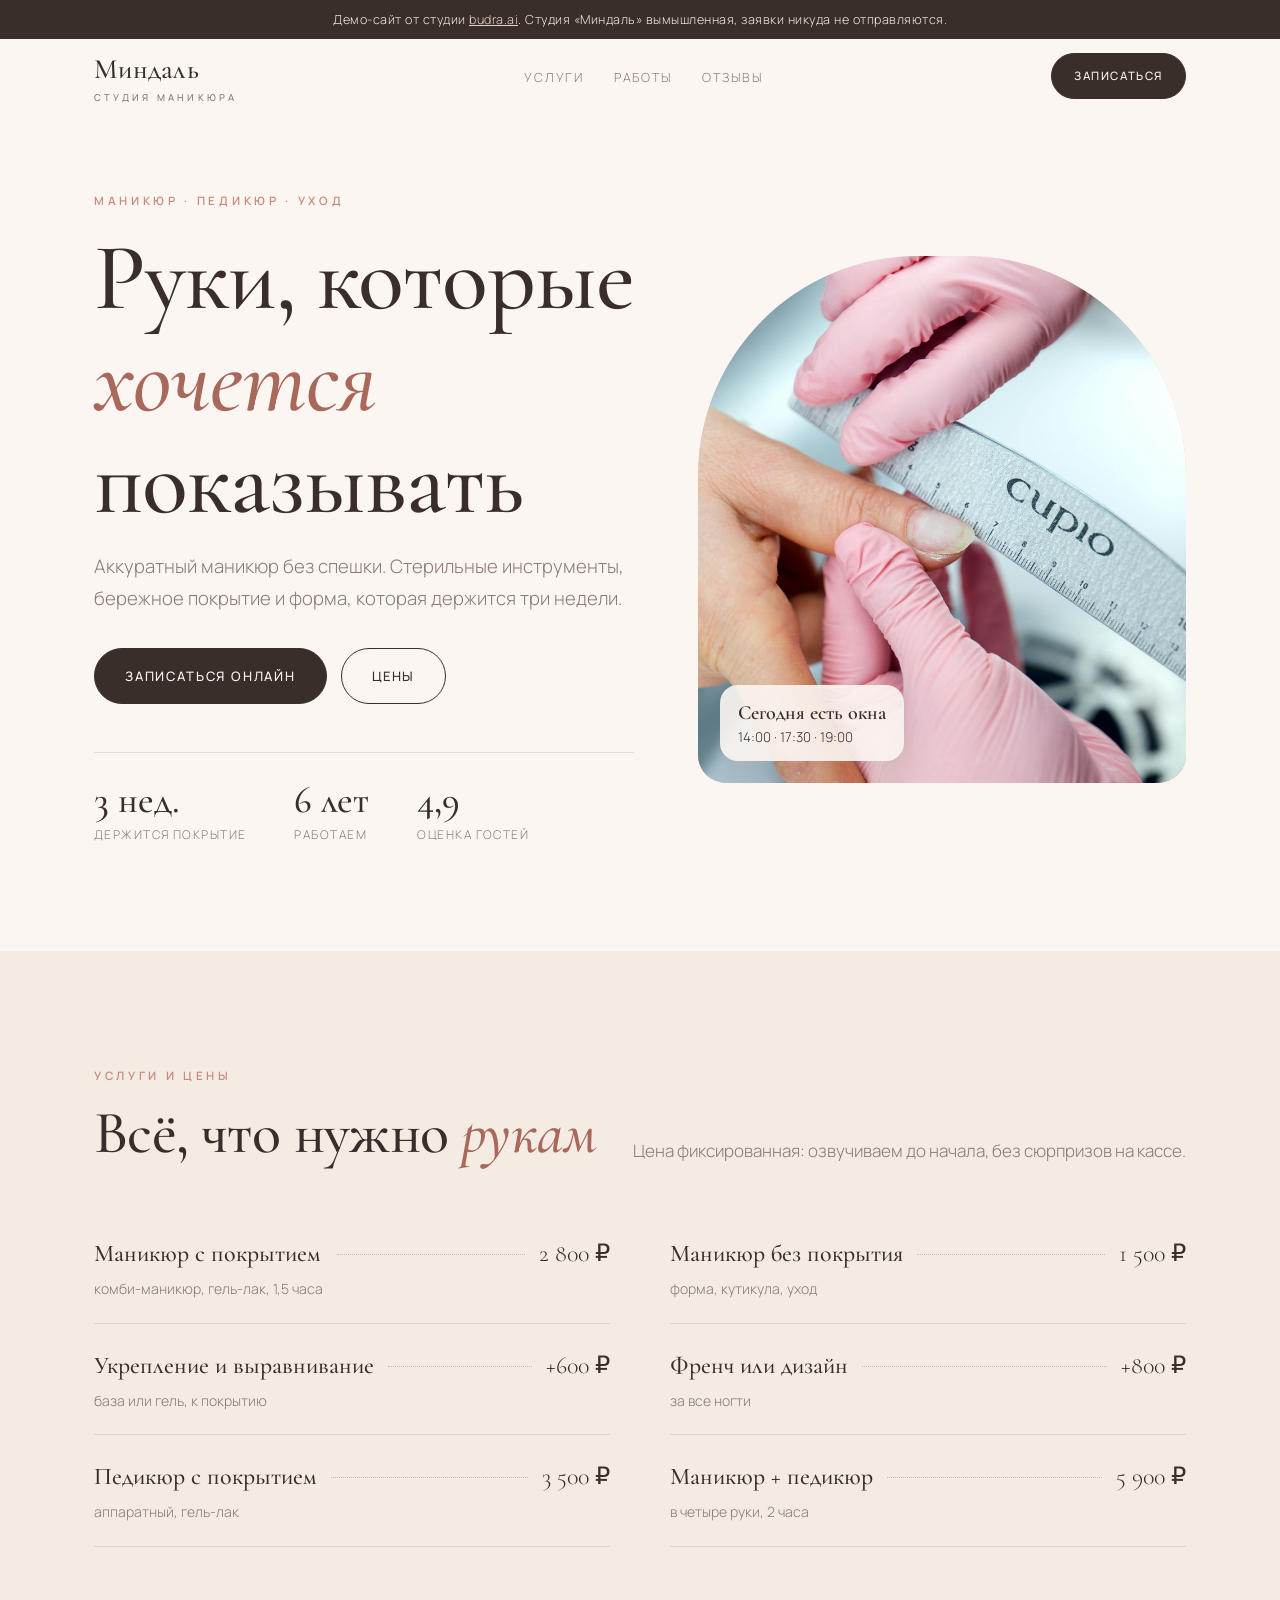
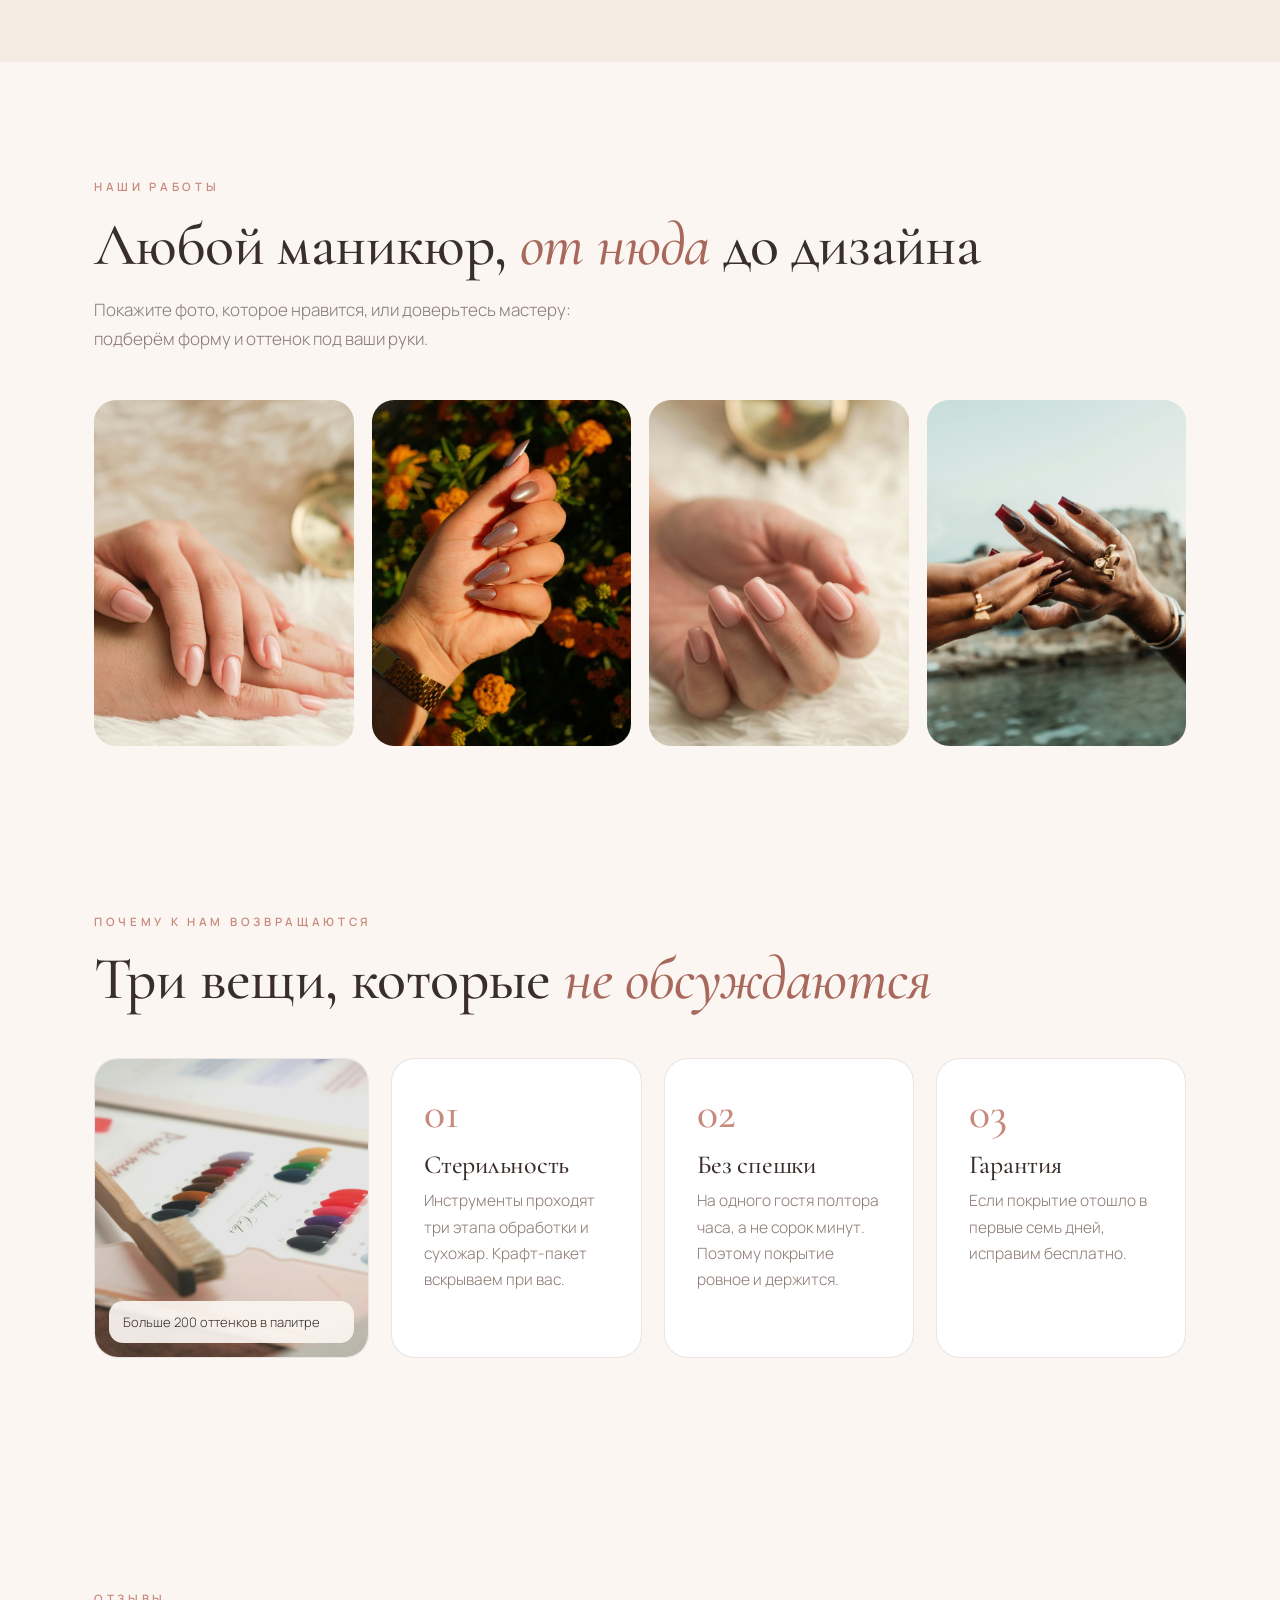
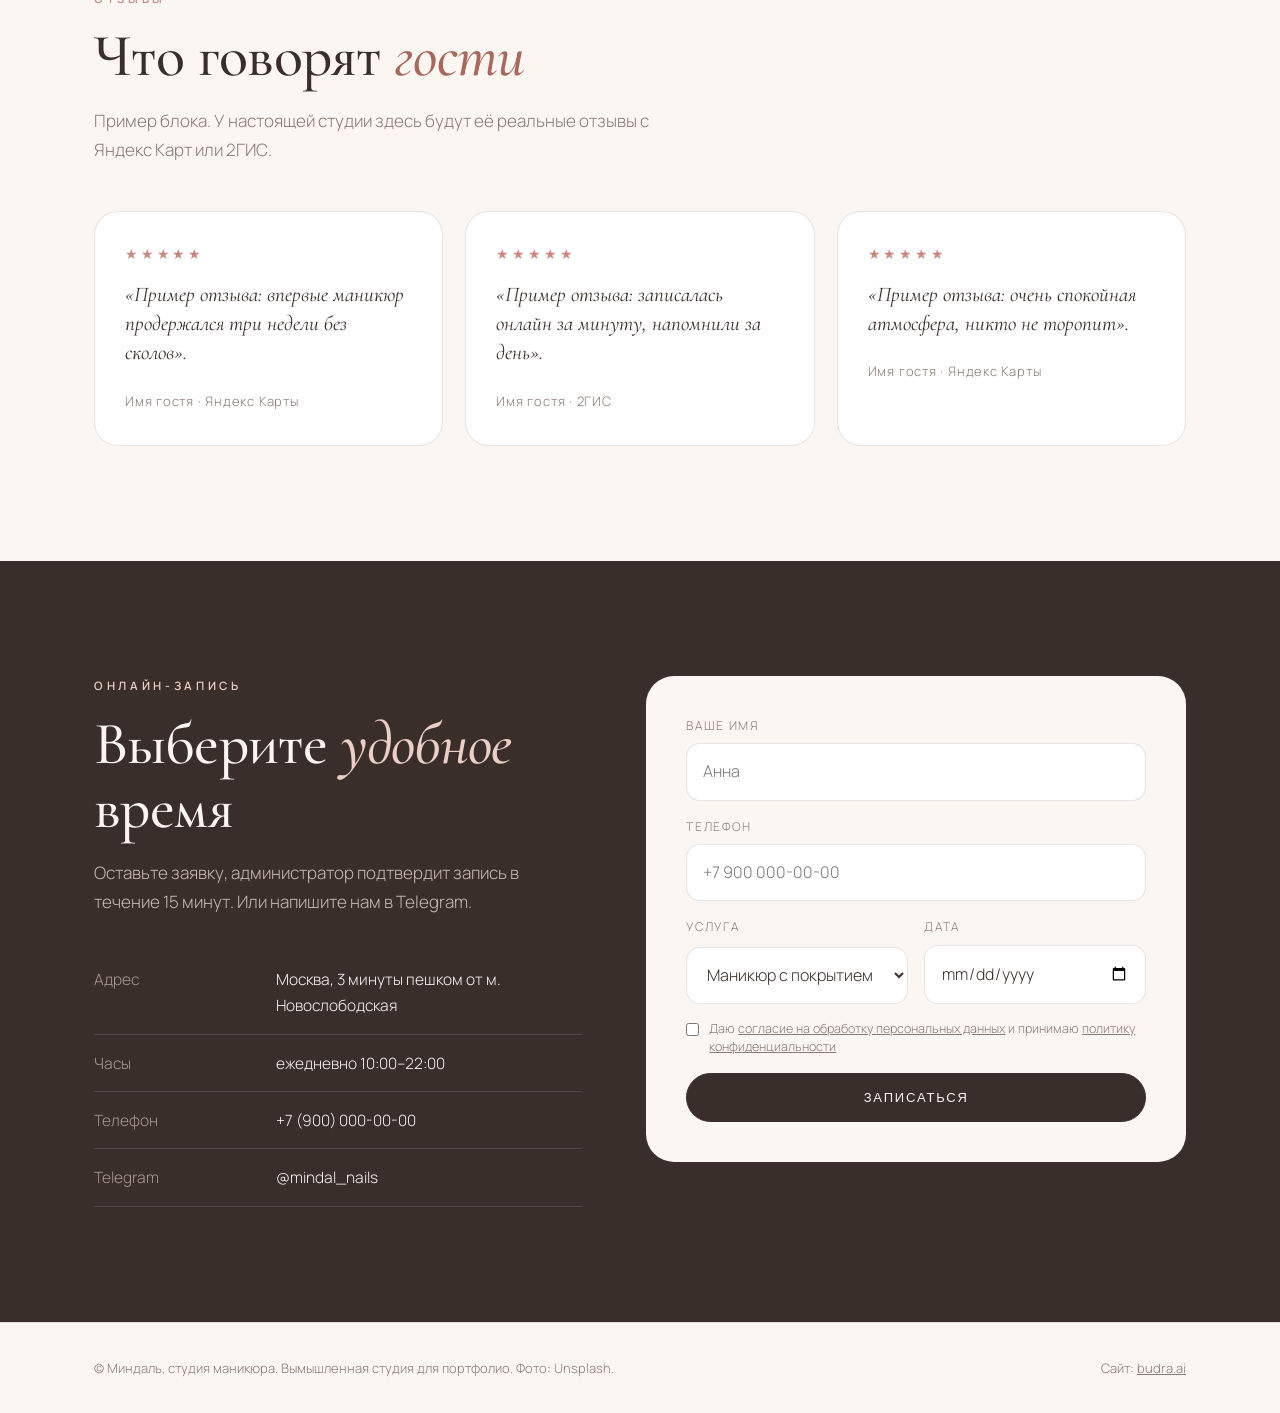
<file: cases/mindal/index.html>
<!doctype html>
<html lang="ru">
<head>
<meta charset="utf-8">
<meta name="viewport" content="width=device-width, initial-scale=1">
<title>Миндаль · студия маникюра</title>
<meta name="description" content="Студия маникюра и педикюра «Миндаль». Аккуратный маникюр, который держится три недели. Онлайн-запись.">
<meta property="og:title" content="Миндаль · студия маникюра">
<meta property="og:description" content="Аккуратный маникюр, который держится три недели. Онлайн-запись.">
<link rel="stylesheet" href="../../fonts/fonts.css">
<style>
:root{
  --milk:#FBF6F1;
  --cream:#F4EBE3;
  --powder:#EBCFC6;
  --rose:#C98A7E;
  --rose-d:#A9685C;
  --ink:#3A2E2B;
  --muted:#8A7A74;
  --line:rgba(58,46,43,.12);
  --serif:'Cormorant Garamond',Georgia,serif;
  --sans:'Manrope','Helvetica Neue',Arial,sans-serif;
}
*{margin:0;padding:0;box-sizing:border-box}
html{scroll-behavior:smooth}
body{background:var(--milk);color:var(--ink);font-family:var(--sans);font-weight:300;font-size:17px;line-height:1.7;-webkit-font-smoothing:antialiased;overflow-x:hidden}
a{color:inherit}
.wrap{max-width:1140px;margin:0 auto;padding:0 24px}
section{padding:clamp(70px,9vw,120px) 0}
h1,h2,h3{font-family:var(--serif);font-weight:500;line-height:1.08;letter-spacing:-.01em}
h2{font-size:clamp(38px,5vw,60px)}
h2 em,h1 em{font-style:italic;color:var(--rose-d)}
.eyebrow{font-size:11.5px;letter-spacing:.32em;text-transform:uppercase;color:var(--rose);font-weight:600;margin-bottom:16px}
.lead{color:var(--muted);max-width:560px;margin-top:18px}
.btn{display:inline-flex;align-items:center;gap:10px;padding:16px 30px;border-radius:999px;background:var(--ink);color:var(--milk);
  text-decoration:none;font-size:13px;letter-spacing:.14em;text-transform:uppercase;font-weight:500;border:1px solid var(--ink);cursor:pointer;transition:.3s}
.btn:hover{background:var(--rose-d);border-color:var(--rose-d)}
.btn.line{background:transparent;color:var(--ink)}
.btn.line:hover{background:var(--ink);color:var(--milk)}

/* демо-плашка */
.demo{background:var(--ink);color:var(--cream);font-size:12.5px;text-align:center;padding:9px 16px;letter-spacing:.04em}
.demo a{color:var(--powder)}

/* шапка */
header{position:sticky;top:0;z-index:20;background:rgba(251,246,241,.86);-webkit-backdrop-filter:blur(14px);backdrop-filter:blur(14px);border-bottom:1px solid transparent;transition:.3s}
header.s{border-color:var(--line)}
.nav{display:flex;align-items:center;justify-content:space-between;height:74px}
.logo{font-family:var(--serif);font-size:28px;font-weight:500;text-decoration:none;letter-spacing:.01em}
.logo small{display:block;font-family:var(--sans);font-size:9.5px;letter-spacing:.34em;text-transform:uppercase;color:var(--muted);margin-top:-4px}
.links{display:flex;gap:30px;list-style:none}
.links a{text-decoration:none;font-size:12.5px;letter-spacing:.14em;text-transform:uppercase;color:var(--muted);transition:.2s}
.links a:hover{color:var(--ink)}
.nav .btn{padding:12px 22px;font-size:11.5px}

/* герой */
.hero{padding:clamp(40px,6vw,80px) 0 clamp(70px,8vw,110px)}
.hero-grid{display:grid;grid-template-columns:1.05fr .95fr;gap:clamp(30px,5vw,70px);align-items:center}
.hero h1{font-size:clamp(50px,7.4vw,96px)}
.hero .lead{font-size:18.5px}
.hero-cta{display:flex;gap:14px;flex-wrap:wrap;margin-top:34px}
.facts{display:flex;gap:clamp(22px,4vw,48px);margin-top:48px;padding-top:28px;border-top:1px solid var(--line)}
.facts b{display:block;font-family:var(--serif);font-size:38px;font-weight:500;line-height:1}
.facts span{font-size:12px;letter-spacing:.12em;text-transform:uppercase;color:var(--muted)}
.art{position:relative;aspect-ratio:1/1.08;border-radius:220px 220px 28px 28px;overflow:hidden;
  background:radial-gradient(120% 90% at 30% 10%,#F7E6DF 0%,var(--powder) 55%,#DDB3A7 100%)}
.art svg{position:absolute;inset:0;width:100%;height:100%}
.art .badge{position:absolute;left:22px;bottom:22px;background:rgba(251,246,241,.9);border-radius:18px;padding:14px 18px;font-size:13.5px;line-height:1.45;box-shadow:0 14px 40px rgba(58,46,43,.12)}
.art .badge b{font-family:var(--serif);font-size:20px;font-weight:600;display:block}

/* услуги */
.services{background:var(--cream)}
.svc-head{display:flex;justify-content:space-between;align-items:end;gap:30px;flex-wrap:wrap;margin-bottom:46px}
.svc{list-style:none;display:grid;grid-template-columns:1fr 1fr;gap:0 60px}
.svc li{display:flex;align-items:baseline;gap:14px;padding:22px 0;border-bottom:1px solid var(--line)}
.svc .t{font-family:var(--serif);font-size:24px;font-weight:500}
.svc .d{display:block;font-size:14px;color:var(--muted);margin-top:2px;font-family:var(--sans)}
.svc .dots{flex:1;border-bottom:1px dotted rgba(58,46,43,.25);transform:translateY(-6px)}
.svc .p{font-family:var(--serif);font-size:24px;white-space:nowrap}

/* работы */
.gallery{display:grid;grid-template-columns:repeat(4,1fr);gap:18px;margin-top:46px}
.work{border-radius:22px;overflow:hidden;background:var(--cream);position:relative;aspect-ratio:3/4}
.work:nth-child(2),.work:nth-child(5){transform:translateY(34px)}
.work svg{width:100%;height:100%;display:block}
.work img,.m .ph img,.art img.photo{position:absolute;inset:0;width:100%;height:100%;object-fit:cover}
.m .ph{position:relative;overflow:hidden}
.work span{position:absolute;left:14px;bottom:14px;background:rgba(251,246,241,.92);border-radius:999px;padding:6px 14px;font-size:12px;letter-spacing:.1em;text-transform:uppercase}

/* почему */
.why{display:grid;grid-template-columns:1.1fr 1fr 1fr 1fr;gap:22px;margin-top:46px}
.why div{padding:32px;border-radius:24px;border:1px solid var(--line);background:#fff}
.why-ph{position:relative;padding:0!important;overflow:hidden;min-height:300px}
.why-ph img{position:absolute;inset:0;width:100%;height:100%;object-fit:cover}
.why-ph span{position:absolute;left:14px;right:14px;bottom:14px;background:rgba(251,246,241,.92);border-radius:14px;padding:10px 14px;font-size:13px}
.why b{font-family:var(--serif);font-size:44px;color:var(--rose);font-weight:500;line-height:1;display:block;margin-bottom:16px}
.why h3{font-size:26px;margin-bottom:8px}
.why p{color:var(--muted);font-size:15.5px}

/* мастера */
.masters{background:var(--cream)}
.team{display:grid;grid-template-columns:repeat(3,1fr);gap:22px;margin-top:46px}
.m{text-align:center}
.m .ph{aspect-ratio:1/.95;border-radius:160px 160px 24px 24px;margin-bottom:20px;display:flex;align-items:center;justify-content:center;
  font-family:var(--serif);font-size:72px;font-style:italic;color:rgba(255,255,255,.9)}
.m h3{font-size:27px}
.m p{font-size:14.5px;color:var(--muted)}

/* отзывы */
.revs{display:grid;grid-template-columns:repeat(3,1fr);gap:22px;margin-top:46px}
.rev{padding:30px;border-radius:24px;background:#fff;border:1px solid var(--line)}
.rev .st{color:var(--rose);letter-spacing:.2em;font-size:14px}
.rev p{font-family:var(--serif);font-size:21px;line-height:1.4;margin:14px 0 18px;font-style:italic}
.rev small{font-size:13px;color:var(--muted);letter-spacing:.06em}

/* запись */
.book{background:var(--ink);color:var(--milk)}
.book .eyebrow{color:var(--powder)}
.book h2 em{color:var(--powder)}
.book-grid{display:grid;grid-template-columns:.95fr 1.05fr;gap:clamp(30px,5vw,70px);align-items:start}
.book .lead{color:#C9BAB4}
.contacts{list-style:none;margin-top:34px}
.contacts li{padding:15px 0;border-bottom:1px solid rgba(255,255,255,.12);display:flex;gap:16px;font-size:15.5px}
.contacts span:first-child{flex:0 0 34%;color:#A99993}
form{background:var(--milk);color:var(--ink);border-radius:28px;padding:clamp(26px,3.4vw,40px);display:grid;gap:16px}
label{font-size:12px;letter-spacing:.14em;text-transform:uppercase;color:var(--muted);display:grid;gap:7px}
input,select{font:inherit;font-size:16px;color:var(--ink);padding:14px 16px;border-radius:14px;border:1px solid var(--line);background:#fff;width:100%}
input:focus,select:focus{outline:2px solid var(--powder);border-color:var(--rose)}
.row2{display:grid;grid-template-columns:1fr 1fr;gap:16px}
.agree{font-size:12.5px;color:var(--muted);text-transform:none;letter-spacing:0;display:flex;gap:10px;align-items:flex-start;line-height:1.5}
.agree a{color:inherit;text-decoration:underline}
.agree input{width:auto;margin-top:3px}
form .btn{justify-content:center}
.ok{display:none;padding:16px;border-radius:14px;background:var(--cream);font-size:15px}

footer{padding:34px 0;font-size:13px;color:var(--muted);border-top:1px solid var(--line)}
footer .wrap{display:flex;justify-content:space-between;gap:16px;flex-wrap:wrap}

.fade{opacity:0;transform:translateY(26px);transition:opacity .9s ease, transform .9s ease}
.fade.in{opacity:1;transform:none}
@media (prefers-reduced-motion: reduce){html{scroll-behavior:auto}.fade{opacity:1;transform:none;transition:none}}

@media (max-width:920px){
  .hero-grid,.book-grid{grid-template-columns:1fr}
  .art{max-width:460px;width:100%;margin:0 auto}
  .svc{grid-template-columns:1fr}
  .gallery{grid-template-columns:1fr 1fr}
  .work:nth-child(2),.work:nth-child(5){transform:none}
  .why,.revs{grid-template-columns:1fr}
  .why-ph{min-height:260px}
  .team{grid-template-columns:repeat(3,1fr);gap:12px}
  .m .ph{font-size:40px;margin-bottom:12px}
  .m h3{font-size:20px}
  .m p{font-size:12px;line-height:1.4}
  .links{display:none}
}
@media (max-width:520px){
  body{font-size:16px}
  .nav .btn{padding:10px 16px;letter-spacing:.08em}
  .facts{gap:18px}
  .facts b{font-size:30px}
  .row2{grid-template-columns:1fr}
  .svc .t,.svc .p{font-size:21px}
  .hero-cta .btn{flex:1;justify-content:center}
}
</style>
</head>
<body>

<div class="demo">Демо-сайт от студии <a href="../../index.html">budra.ai</a>. Студия «Миндаль» вымышленная, заявки никуда не отправляются.</div>

<header id="hdr">
  <div class="wrap nav">
    <a href="#top" class="logo">Миндаль<small>студия маникюра</small></a>
    <ul class="links">
      <li><a href="#uslugi">Услуги</a></li>
      <li><a href="#raboty">Работы</a></li>
      <li><a href="#otzyvy">Отзывы</a></li>
    </ul>
    <a href="#zapis" class="btn">Записаться</a>
  </div>
</header>

<section class="hero" id="top">
  <div class="wrap hero-grid">
    <div class="fade">
      <div class="eyebrow">Маникюр · педикюр · уход</div>
      <h1>Руки, которые <em>хочется</em> показывать</h1>
      <p class="lead">Аккуратный маникюр без спешки. Стерильные инструменты, бережное покрытие и форма, которая держится три недели.</p>
      <div class="hero-cta">
        <a href="#zapis" class="btn">Записаться онлайн</a>
        <a href="#uslugi" class="btn line">Цены</a>
      </div>
      <div class="facts">
        <div><b>3 нед.</b><span>держится покрытие</span></div>
        <div><b>6 лет</b><span>работаем</span></div>
        <div><b>4,9</b><span>оценка гостей</span></div>
      </div>
    </div>
    <div class="art fade">
      <img class="photo" src="img/hero.jpg" alt="Мастер делает маникюр в стерильных перчатках">
      <div class="badge"><b>Сегодня есть окна</b>14:00 · 17:30 · 19:00</div>
    </div>
  </div>
</section>

<section class="services" id="uslugi">
  <div class="wrap">
    <div class="svc-head fade">
      <div><div class="eyebrow">Услуги и цены</div><h2>Всё, что нужно <em>рукам</em></h2></div>
      <p class="lead" style="margin:0">Цена фиксированная: озвучиваем до начала, без сюрпризов на кассе.</p>
    </div>
    <ul class="svc fade">
      <li><div><span class="t">Маникюр с покрытием</span><span class="d">комби-маникюр, гель-лак, 1,5 часа</span></div><i class="dots"></i><span class="p">2 800 ₽</span></li>
      <li><div><span class="t">Маникюр без покрытия</span><span class="d">форма, кутикула, уход</span></div><i class="dots"></i><span class="p">1 500 ₽</span></li>
      <li><div><span class="t">Укрепление и выравнивание</span><span class="d">база или гель, к покрытию</span></div><i class="dots"></i><span class="p">+600 ₽</span></li>
      <li><div><span class="t">Френч или дизайн</span><span class="d">за все ногти</span></div><i class="dots"></i><span class="p">+800 ₽</span></li>
      <li><div><span class="t">Педикюр с покрытием</span><span class="d">аппаратный, гель-лак</span></div><i class="dots"></i><span class="p">3 500 ₽</span></li>
      <li><div><span class="t">Маникюр + педикюр</span><span class="d">в четыре руки, 2 часа</span></div><i class="dots"></i><span class="p">5 900 ₽</span></li>
    </ul>
  </div>
</section>

<section id="raboty">
  <div class="wrap">
    <div class="fade"><div class="eyebrow">Наши работы</div><h2>Любой маникюр, <em>от нюда</em> до дизайна</h2>
    <p class="lead">Покажите фото, которое нравится, или доверьтесь мастеру: подберём форму и оттенок под ваши руки.</p></div>
    <div class="gallery">
      <div class="work fade"><img src="img/work-1.jpg" alt="Маникюр в нюдовом оттенке" loading="lazy"></div>
      <div class="work fade"><img src="img/work-2.jpg" alt="Маникюр миндальной формы с перламутром" loading="lazy"></div>
      <div class="work fade"><img src="img/work-3.jpg" alt="Аккуратный нюдовый маникюр" loading="lazy"></div>
      <div class="work fade"><img src="img/work-4.jpg" alt="Тёмно-красный френч" loading="lazy"></div>
    </div>
  </div>
</section>

<section style="padding-top:clamp(30px,4vw,60px)">
  <div class="wrap">
    <div class="fade"><div class="eyebrow">Почему к нам возвращаются</div><h2>Три вещи, которые <em>не обсуждаются</em></h2></div>
    <div class="why">
      <div class="fade why-ph"><img src="img/palette.jpg" alt="Палитра оттенков гель-лака" loading="lazy"><span>Больше 200 оттенков в палитре</span></div>
      <div class="fade"><b>01</b><h3>Стерильность</h3><p>Инструменты проходят три этапа обработки и сухожар. Крафт-пакет вскрываем при вас.</p></div>
      <div class="fade"><b>02</b><h3>Без спешки</h3><p>На одного гостя полтора часа, а не сорок минут. Поэтому покрытие ровное и держится.</p></div>
      <div class="fade"><b>03</b><h3>Гарантия</h3><p>Если покрытие отошло в первые семь дней, исправим бесплатно.</p></div>
    </div>
  </div>
</section>

<section id="otzyvy">
  <div class="wrap">
    <div class="fade"><div class="eyebrow">Отзывы</div><h2>Что говорят <em>гости</em></h2>
    <p class="lead">Пример блока. У настоящей студии здесь будут её реальные отзывы с Яндекс Карт или 2ГИС.</p></div>
    <div class="revs">
      <div class="rev fade"><div class="st">★★★★★</div><p>«Пример отзыва: впервые маникюр продержался три недели без сколов».</p><small>Имя гостя · Яндекс Карты</small></div>
      <div class="rev fade"><div class="st">★★★★★</div><p>«Пример отзыва: записалась онлайн за минуту, напомнили за день».</p><small>Имя гостя · 2ГИС</small></div>
      <div class="rev fade"><div class="st">★★★★★</div><p>«Пример отзыва: очень спокойная атмосфера, никто не торопит».</p><small>Имя гостя · Яндекс Карты</small></div>
    </div>
  </div>
</section>

<section class="book" id="zapis">
  <div class="wrap book-grid">
    <div class="fade">
      <div class="eyebrow">Онлайн-запись</div>
      <h2>Выберите <em>удобное</em> время</h2>
      <p class="lead">Оставьте заявку, администратор подтвердит запись в течение 15 минут. Или напишите нам в Telegram.</p>
      <ul class="contacts">
        <li><span>Адрес</span><span>Москва, 3 минуты пешком от м. Новослободская</span></li>
        <li><span>Часы</span><span>ежедневно 10:00–22:00</span></li>
        <li><span>Телефон</span><span>+7 (900) 000-00-00</span></li>
        <li><span>Telegram</span><span>@mindal_nails</span></li>
      </ul>
    </div>
    <form class="fade" id="form" novalidate>
      <label>Ваше имя<input name="name" required autocomplete="name" placeholder="Анна"></label>
      <label>Телефон<input name="phone" type="tel" required autocomplete="tel" placeholder="+7 900 000-00-00"></label>
      <div class="row2">
        <label>Услуга<select name="svc"><option>Маникюр с покрытием</option><option>Маникюр без покрытия</option><option>Педикюр с покрытием</option><option>Маникюр + педикюр</option></select></label>
        <label>Дата<input name="date" type="date"></label>
      </div>
      <label class="agree"><input type="checkbox" name="agree" required> <span>Даю <a href="../dokumenty/soglasie.html" target="_blank">согласие на обработку персональных данных</a> и принимаю <a href="../dokumenty/politika.html" target="_blank">политику конфиденциальности</a></span></label>
      <button class="btn" type="submit">Записаться</button>
      <div class="ok" id="ok">Спасибо! Это демо-сайт, поэтому заявка никуда не ушла. У настоящей студии она придёт администратору в Telegram или в онлайн-запись.</div>
    </form>
  </div>
</section>

<footer>
  <div class="wrap">
    <span>© Миндаль, студия маникюра. Вымышленная студия для портфолио. Фото: Unsplash.</span>
    <span>Сайт: <a href="../../index.html">budra.ai</a></span>
  </div>
</footer>

<script>
function alert0(f){var l=f.querySelector('.agree');l.style.color='#c0392b';l.querySelector('input').focus();setTimeout(function(){l.style.color=''},2500)}
(function(){
  var h=document.getElementById('hdr');
  addEventListener('scroll',function(){h.classList.toggle('s',scrollY>10)},{passive:true});
  var els=document.querySelectorAll('.fade');
  if('IntersectionObserver' in window){
    var io=new IntersectionObserver(function(es){es.forEach(function(e){if(e.isIntersecting){e.target.classList.add('in');io.unobserve(e.target)}})},{threshold:.12});
    els.forEach(function(el){io.observe(el)});
  } else els.forEach(function(el){el.classList.add('in')});
  document.getElementById('form').addEventListener('submit',function(e){
    e.preventDefault();
    var f=e.target;
    if(!f.agree.checked){alert0(f);return}
    if(!f.name.value.trim()||!f.phone.value.trim()){f.name.value.trim()?f.phone.focus():f.name.focus();return}
    document.getElementById('ok').style.display='block';
  });
})();
</script>
</body>
</html>
</file>
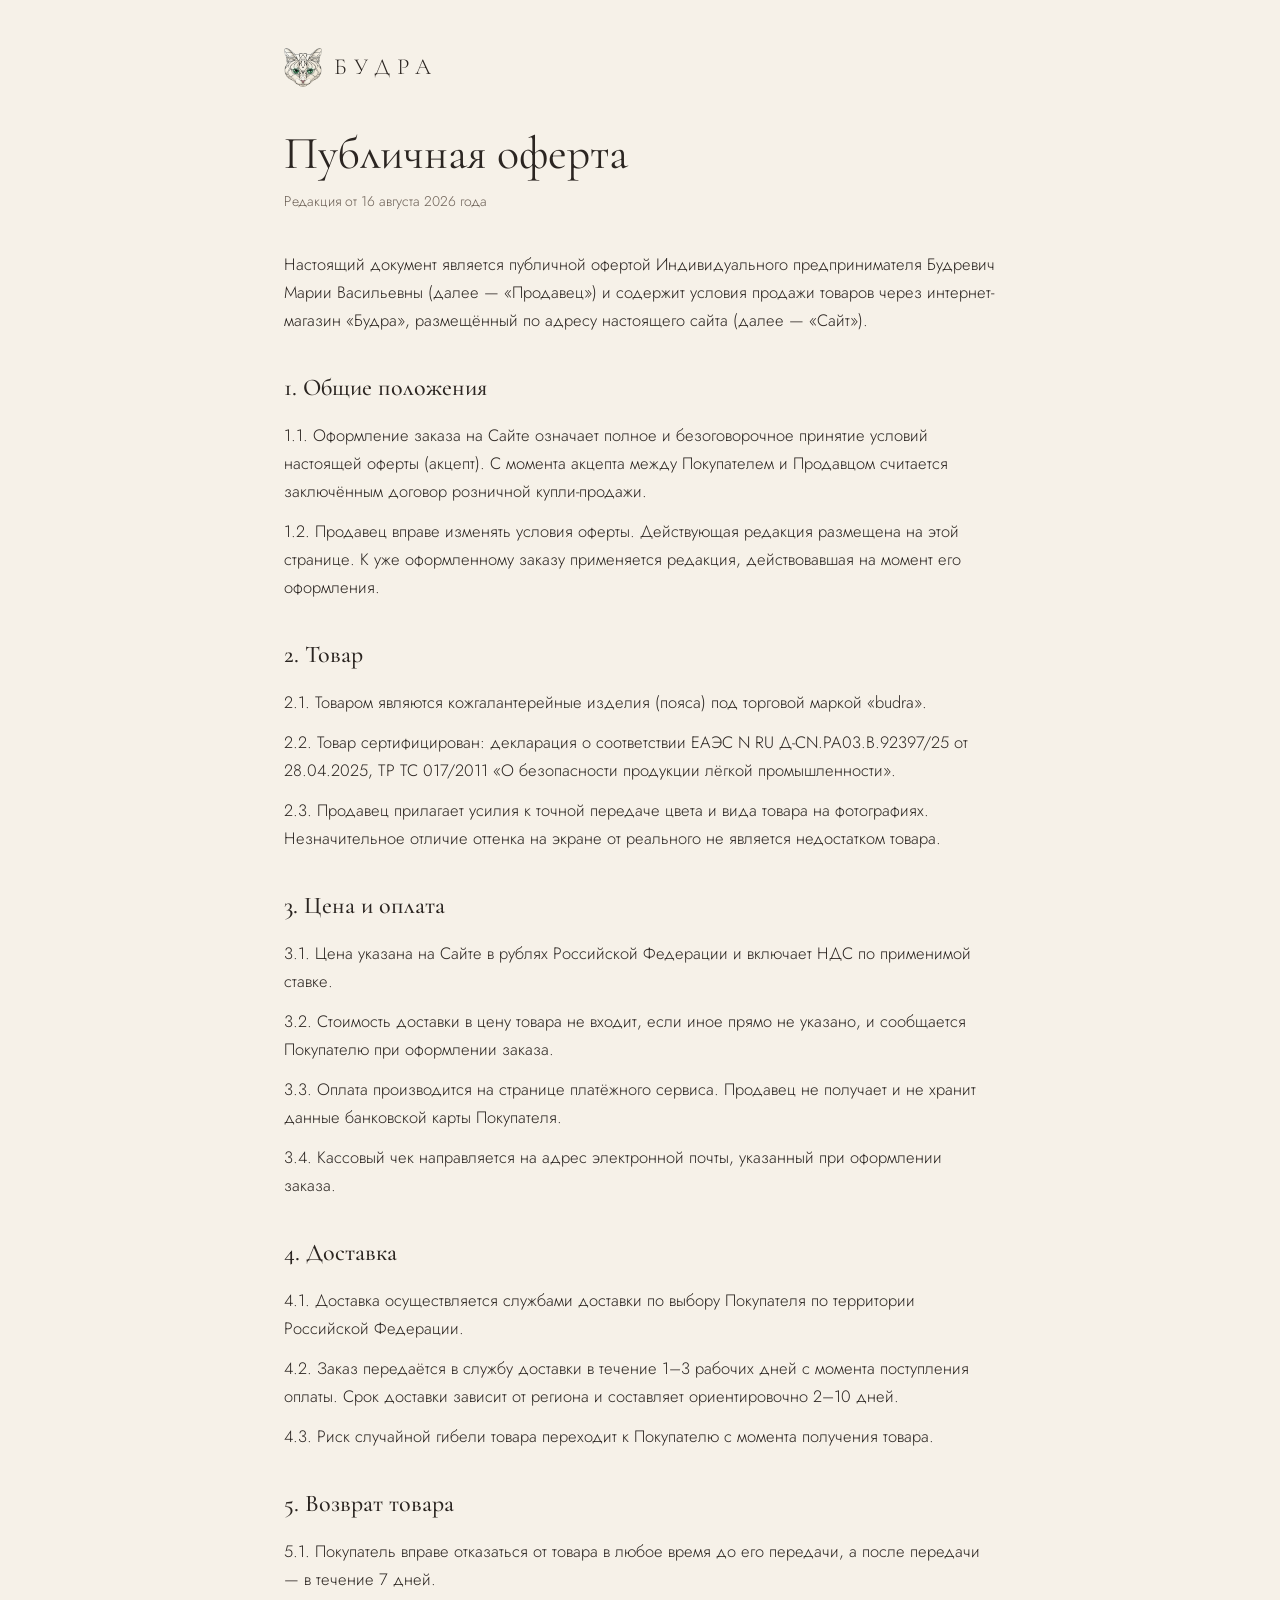
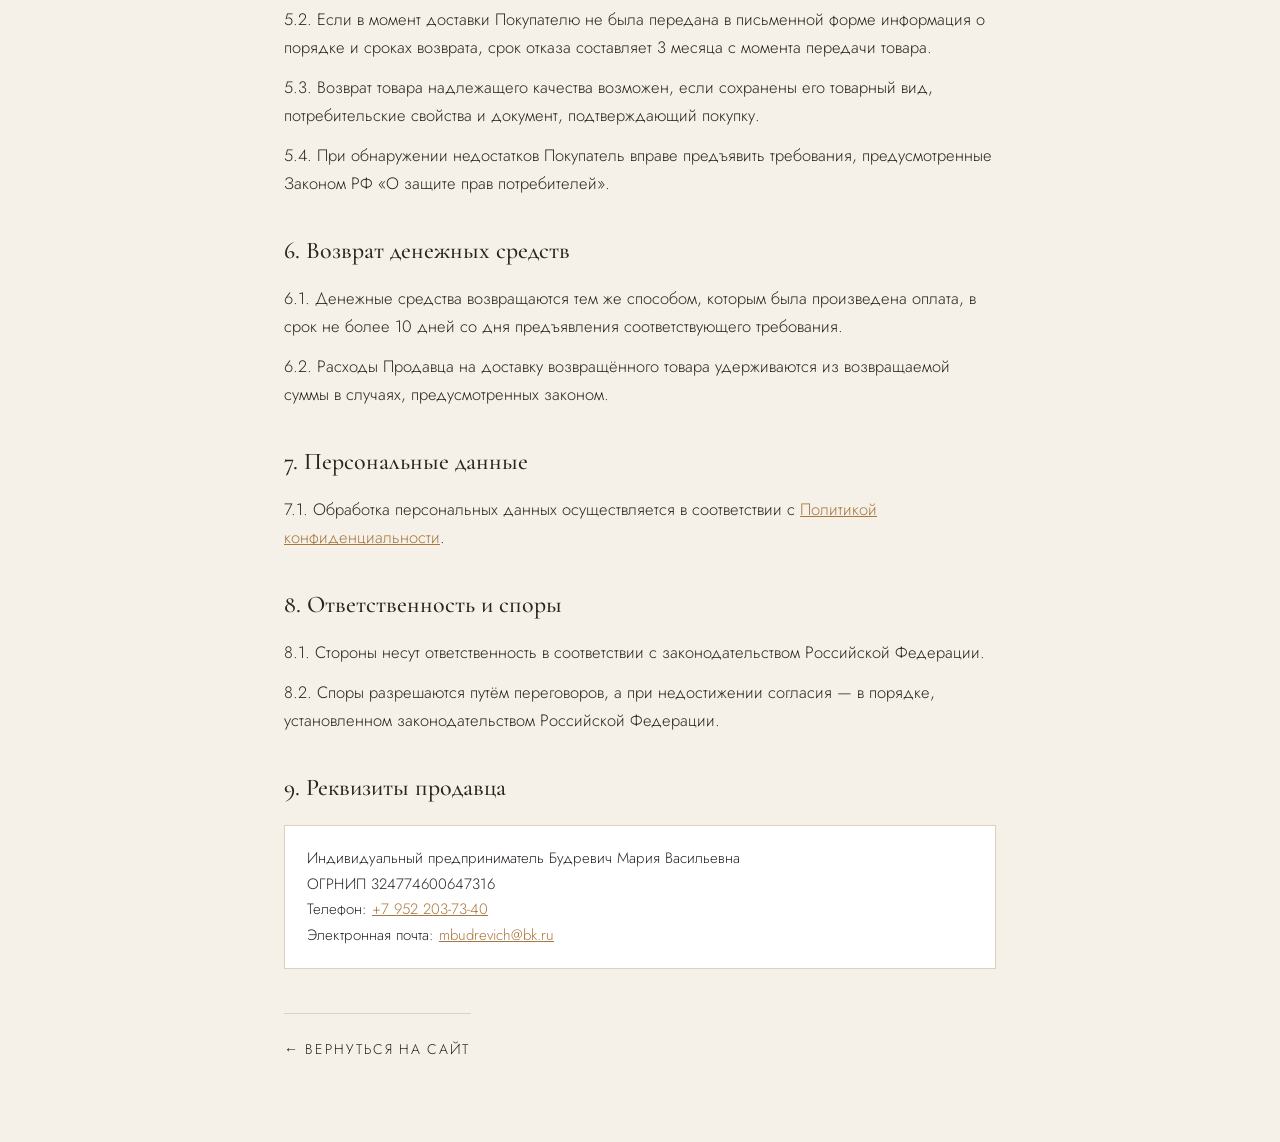
<file: cases/budra/oferta.html>
<!DOCTYPE html>
<html lang="ru">
<head>
<meta charset="UTF-8">
<meta name="viewport" content="width=device-width, initial-scale=1">
<title>Публичная оферта — БУДРА</title>
<link rel="icon" href="img/logo.png">
<link rel="stylesheet" href="../../fonts/fonts.css">
<style>
:root{--sand:#F6F1E8;--ink:#2B2521;--ink-soft:#6B5F55;--line:#DDD1BE;--bronze:#A8763F}
*{margin:0;padding:0;box-sizing:border-box}
body{background:var(--sand);color:var(--ink);font-family:'Jost',Arial,sans-serif;font-weight:300;font-size:16.5px;line-height:1.7}
.wrap{max-width:760px;margin:0 auto;padding:48px 24px 80px}
.top{display:flex;align-items:center;gap:12px;margin-bottom:40px;text-decoration:none;color:inherit}
.top img{width:38px}
.top span{font-family:'Cormorant Garamond',Georgia,serif;font-size:23px;letter-spacing:.3em;text-transform:uppercase}
h1{font-family:'Cormorant Garamond',Georgia,serif;font-weight:400;font-size:clamp(30px,5vw,46px);line-height:1.15;margin-bottom:10px}
.upd{color:var(--ink-soft);font-size:14px;margin-bottom:36px}
h2{font-family:'Cormorant Garamond',Georgia,serif;font-weight:500;font-size:24px;margin:34px 0 12px}
p,li{margin-bottom:12px}
ul,ol{padding-left:22px}
a{color:var(--bronze)}
.back{display:inline-block;margin-top:44px;padding-top:24px;border-top:1px solid var(--line);color:var(--ink);text-decoration:none;font-size:14px;letter-spacing:.12em;text-transform:uppercase}
.note{background:rgba(168,118,63,.09);border:1px solid var(--bronze);padding:16px 18px;font-size:14.5px;margin-bottom:32px}
.req{border:1px solid var(--line);padding:20px 22px;margin-top:16px;font-size:15px;background:#fff}
</style>
</head>
<body>
<div class="wrap">
  <a class="top" href="index.html"><img src="img/logo.png" alt="Будра"><span>Будра</span></a>

  <h1>Публичная оферта</h1>
  <div class="upd">Редакция от 16 августа 2026 года</div>

  <p>Настоящий документ является публичной офертой Индивидуального предпринимателя
  Будревич Марии Васильевны (далее — «Продавец») и содержит условия продажи товаров
  через интернет-магазин «Будра», размещённый по адресу настоящего сайта (далее — «Сайт»).</p>

  <h2>1. Общие положения</h2>
  <p>1.1. Оформление заказа на Сайте означает полное и безоговорочное принятие условий
  настоящей оферты (акцепт). С момента акцепта между Покупателем и Продавцом считается
  заключённым договор розничной купли-продажи.</p>
  <p>1.2. Продавец вправе изменять условия оферты. Действующая редакция размещена на этой странице.
  К уже оформленному заказу применяется редакция, действовавшая на момент его оформления.</p>

  <h2>2. Товар</h2>
  <p>2.1. Товаром являются кожгалантерейные изделия (пояса) под торговой маркой «budra».</p>
  <p>2.2. Товар сертифицирован: декларация о соответствии ЕАЭС N RU Д-CN.РА03.В.92397/25
  от 28.04.2025, ТР ТС 017/2011 «О безопасности продукции лёгкой промышленности».</p>
  <p>2.3. Продавец прилагает усилия к точной передаче цвета и вида товара на фотографиях.
  Незначительное отличие оттенка на экране от реального не является недостатком товара.</p>

  <h2>3. Цена и оплата</h2>
  <p>3.1. Цена указана на Сайте в рублях Российской Федерации и включает НДС по применимой ставке.</p>
  <p>3.2. Стоимость доставки в цену товара не входит, если иное прямо не указано, и сообщается
  Покупателю при оформлении заказа.</p>
  <p>3.3. Оплата производится на странице платёжного сервиса. Продавец не получает и не хранит
  данные банковской карты Покупателя.</p>
  <p>3.4. Кассовый чек направляется на адрес электронной почты, указанный при оформлении заказа.</p>

  <h2>4. Доставка</h2>
  <p>4.1. Доставка осуществляется службами доставки по выбору Покупателя по территории
  Российской Федерации.</p>
  <p>4.2. Заказ передаётся в службу доставки в течение 1–3 рабочих дней с момента поступления оплаты.
  Срок доставки зависит от региона и составляет ориентировочно 2–10 дней.</p>
  <p>4.3. Риск случайной гибели товара переходит к Покупателю с момента получения товара.</p>

  <h2>5. Возврат товара</h2>
  <p>5.1. Покупатель вправе отказаться от товара в любое время до его передачи, а после передачи —
  в течение 7 дней.</p>
  <p>5.2. Если в момент доставки Покупателю не была передана в письменной форме информация
  о порядке и сроках возврата, срок отказа составляет 3 месяца с момента передачи товара.</p>
  <p>5.3. Возврат товара надлежащего качества возможен, если сохранены его товарный вид,
  потребительские свойства и документ, подтверждающий покупку.</p>
  <p>5.4. При обнаружении недостатков Покупатель вправе предъявить требования, предусмотренные
  Законом РФ «О защите прав потребителей».</p>

  <h2>6. Возврат денежных средств</h2>
  <p>6.1. Денежные средства возвращаются тем же способом, которым была произведена оплата,
  в срок не более 10 дней со дня предъявления соответствующего требования.</p>
  <p>6.2. Расходы Продавца на доставку возвращённого товара удерживаются из возвращаемой суммы
  в случаях, предусмотренных законом.</p>

  <h2>7. Персональные данные</h2>
  <p>7.1. Обработка персональных данных осуществляется в соответствии с
  <a href="politika.html">Политикой конфиденциальности</a>.</p>

  <h2>8. Ответственность и споры</h2>
  <p>8.1. Стороны несут ответственность в соответствии с законодательством Российской Федерации.</p>
  <p>8.2. Споры разрешаются путём переговоров, а при недостижении согласия — в порядке,
  установленном законодательством Российской Федерации.</p>

  <h2>9. Реквизиты продавца</h2>
  <div class="req">
    Индивидуальный предприниматель Будревич Мария Васильевна<br>
    ОГРНИП 324774600647316<br>
    Телефон: <a href="tel:+79522037340">+7 952 203-73-40</a><br>
    Электронная почта: <a href="mailto:mbudrevich@bk.ru">mbudrevich@bk.ru</a>
  </div>

  <a class="back" href="index.html">← Вернуться на сайт</a>
</div>
</body>
</html>
</file>
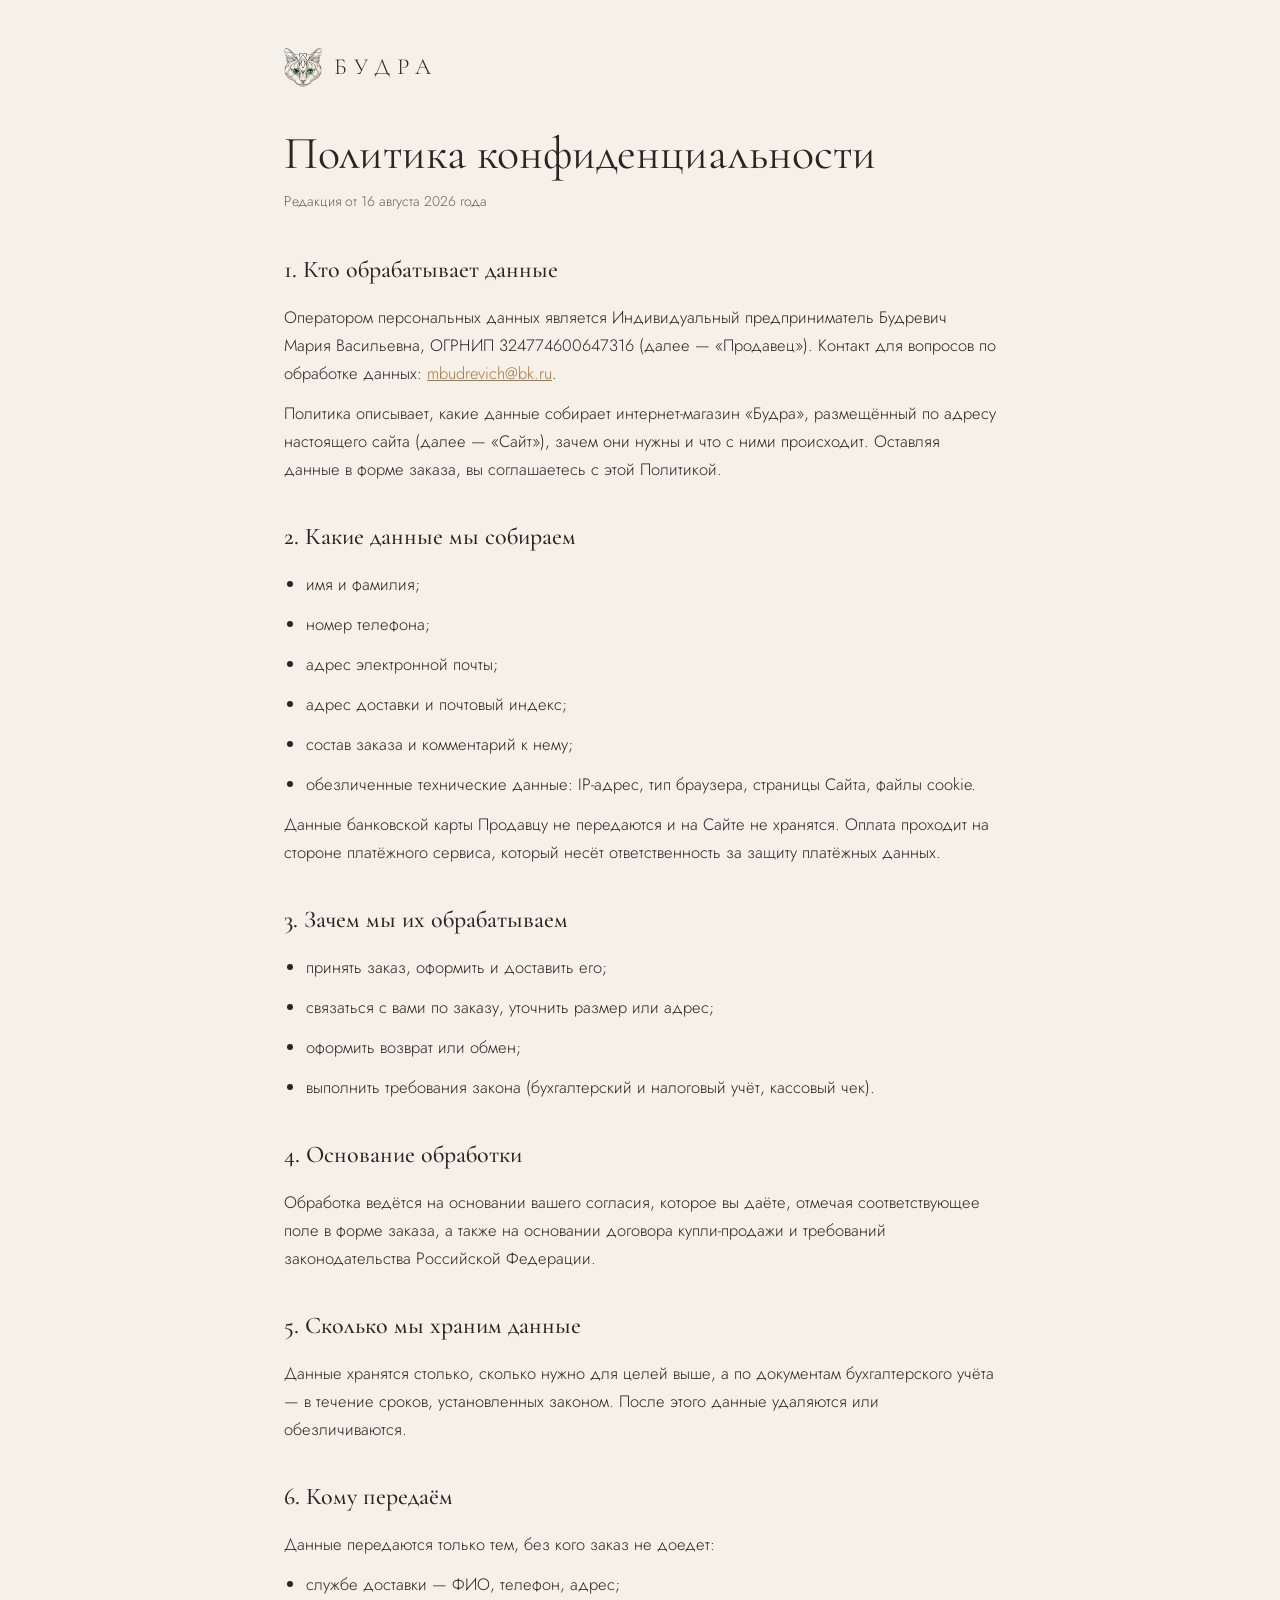
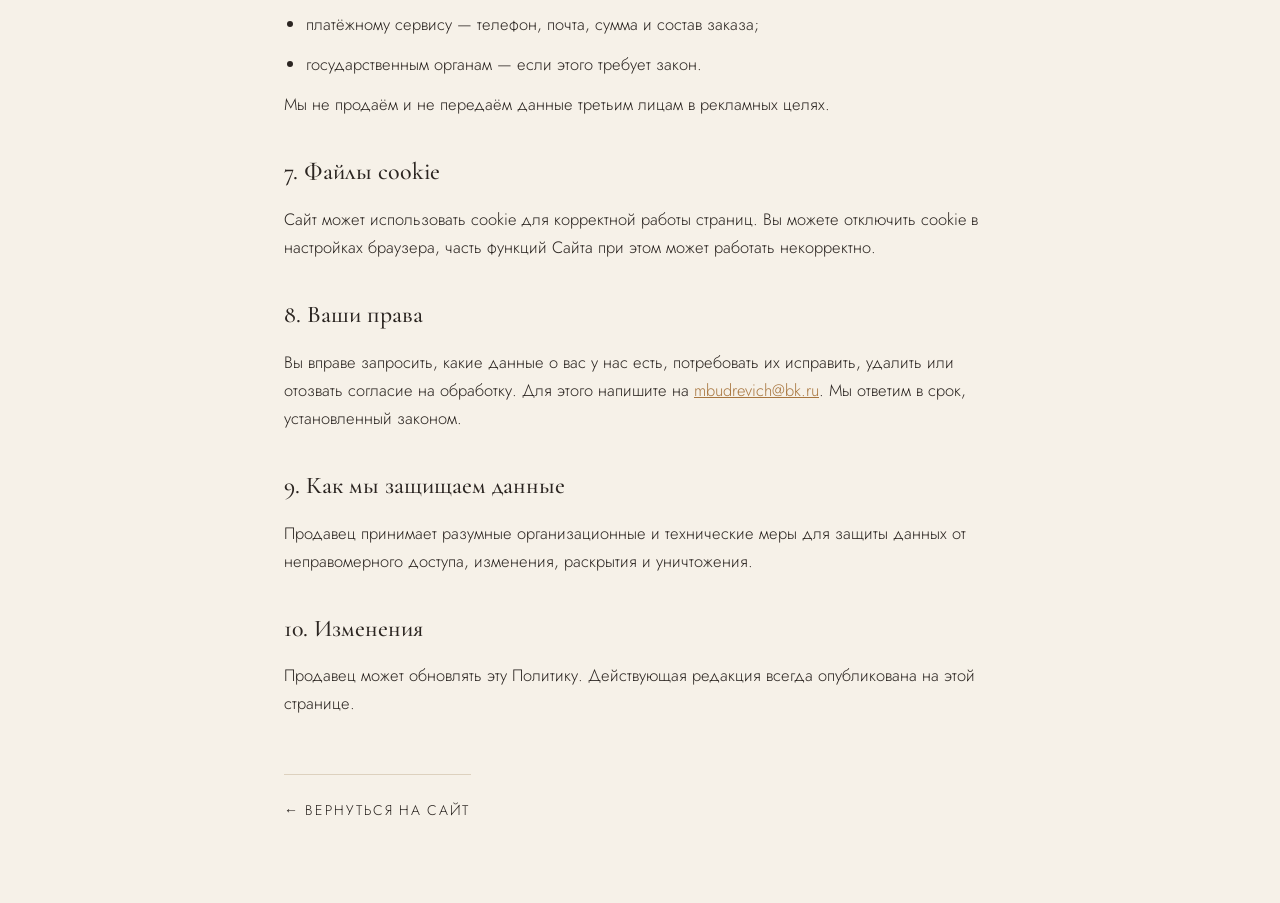
<file: cases/budra/politika.html>
<!DOCTYPE html>
<html lang="ru">
<head>
<meta charset="UTF-8">
<meta name="viewport" content="width=device-width, initial-scale=1">
<title>Политика конфиденциальности — БУДРА</title>
<link rel="icon" href="img/logo.png">
<link rel="stylesheet" href="../../fonts/fonts.css">
<style>
:root{--sand:#F6F1E8;--ink:#2B2521;--ink-soft:#6B5F55;--line:#DDD1BE;--bronze:#A8763F}
*{margin:0;padding:0;box-sizing:border-box}
body{background:var(--sand);color:var(--ink);font-family:'Jost',Arial,sans-serif;font-weight:300;font-size:16.5px;line-height:1.7}
.wrap{max-width:760px;margin:0 auto;padding:48px 24px 80px}
.top{display:flex;align-items:center;gap:12px;margin-bottom:40px;text-decoration:none;color:inherit}
.top img{width:38px}
.top span{font-family:'Cormorant Garamond',Georgia,serif;font-size:23px;letter-spacing:.3em;text-transform:uppercase}
h1{font-family:'Cormorant Garamond',Georgia,serif;font-weight:400;font-size:clamp(30px,5vw,46px);line-height:1.15;margin-bottom:10px}
.upd{color:var(--ink-soft);font-size:14px;margin-bottom:36px}
h2{font-family:'Cormorant Garamond',Georgia,serif;font-weight:500;font-size:24px;margin:34px 0 12px}
p,li{margin-bottom:12px;color:var(--ink)}
ul,ol{padding-left:22px}
a{color:var(--bronze)}
.back{display:inline-block;margin-top:44px;padding-top:24px;border-top:1px solid var(--line);color:var(--ink);text-decoration:none;font-size:14px;letter-spacing:.12em;text-transform:uppercase}
.note{background:rgba(168,118,63,.09);border:1px solid var(--bronze);padding:16px 18px;font-size:14.5px;margin-bottom:32px}
</style>
</head>
<body>
<div class="wrap">
  <a class="top" href="index.html"><img src="img/logo.png" alt="Будра"><span>Будра</span></a>

  <h1>Политика конфиденциальности</h1>
  <div class="upd">Редакция от 16 августа 2026 года</div>

  <h2>1. Кто обрабатывает данные</h2>
  <p>Оператором персональных данных является Индивидуальный предприниматель Будревич Мария Васильевна,
  ОГРНИП 324774600647316 (далее — «Продавец»). Контакт для вопросов по обработке данных:
  <a href="mailto:mbudrevich@bk.ru">mbudrevich@bk.ru</a>.</p>
  <p>Политика описывает, какие данные собирает интернет-магазин «Будра», размещённый по адресу
  настоящего сайта (далее — «Сайт»), зачем они нужны и что с ними происходит. Оставляя данные
  в форме заказа, вы соглашаетесь с этой Политикой.</p>

  <h2>2. Какие данные мы собираем</h2>
  <ul>
    <li>имя и фамилия;</li>
    <li>номер телефона;</li>
    <li>адрес электронной почты;</li>
    <li>адрес доставки и почтовый индекс;</li>
    <li>состав заказа и комментарий к нему;</li>
    <li>обезличенные технические данные: IP-адрес, тип браузера, страницы Сайта, файлы cookie.</li>
  </ul>
  <p>Данные банковской карты Продавцу не передаются и на Сайте не хранятся. Оплата проходит
  на стороне платёжного сервиса, который несёт ответственность за защиту платёжных данных.</p>

  <h2>3. Зачем мы их обрабатываем</h2>
  <ul>
    <li>принять заказ, оформить и доставить его;</li>
    <li>связаться с вами по заказу, уточнить размер или адрес;</li>
    <li>оформить возврат или обмен;</li>
    <li>выполнить требования закона (бухгалтерский и налоговый учёт, кассовый чек).</li>
  </ul>

  <h2>4. Основание обработки</h2>
  <p>Обработка ведётся на основании вашего согласия, которое вы даёте, отмечая соответствующее
  поле в форме заказа, а также на основании договора купли-продажи и требований законодательства
  Российской Федерации.</p>

  <h2>5. Сколько мы храним данные</h2>
  <p>Данные хранятся столько, сколько нужно для целей выше, а по документам бухгалтерского учёта —
  в течение сроков, установленных законом. После этого данные удаляются или обезличиваются.</p>

  <h2>6. Кому передаём</h2>
  <p>Данные передаются только тем, без кого заказ не доедет:</p>
  <ul>
    <li>службе доставки — ФИО, телефон, адрес;</li>
    <li>платёжному сервису — телефон, почта, сумма и состав заказа;</li>
    <li>государственным органам — если этого требует закон.</li>
  </ul>
  <p>Мы не продаём и не передаём данные третьим лицам в рекламных целях.</p>

  <h2>7. Файлы cookie</h2>
  <p>Сайт может использовать cookie для корректной работы страниц. Вы можете отключить cookie
  в настройках браузера, часть функций Сайта при этом может работать некорректно.</p>

  <h2>8. Ваши права</h2>
  <p>Вы вправе запросить, какие данные о вас у нас есть, потребовать их исправить, удалить
  или отозвать согласие на обработку. Для этого напишите на
  <a href="mailto:mbudrevich@bk.ru">mbudrevich@bk.ru</a>. Мы ответим в срок, установленный законом.</p>

  <h2>9. Как мы защищаем данные</h2>
  <p>Продавец принимает разумные организационные и технические меры для защиты данных
  от неправомерного доступа, изменения, раскрытия и уничтожения.</p>

  <h2>10. Изменения</h2>
  <p>Продавец может обновлять эту Политику. Действующая редакция всегда опубликована
  на этой странице.</p>

  <a class="back" href="index.html">← Вернуться на сайт</a>
</div>
</body>
</html>
</file>
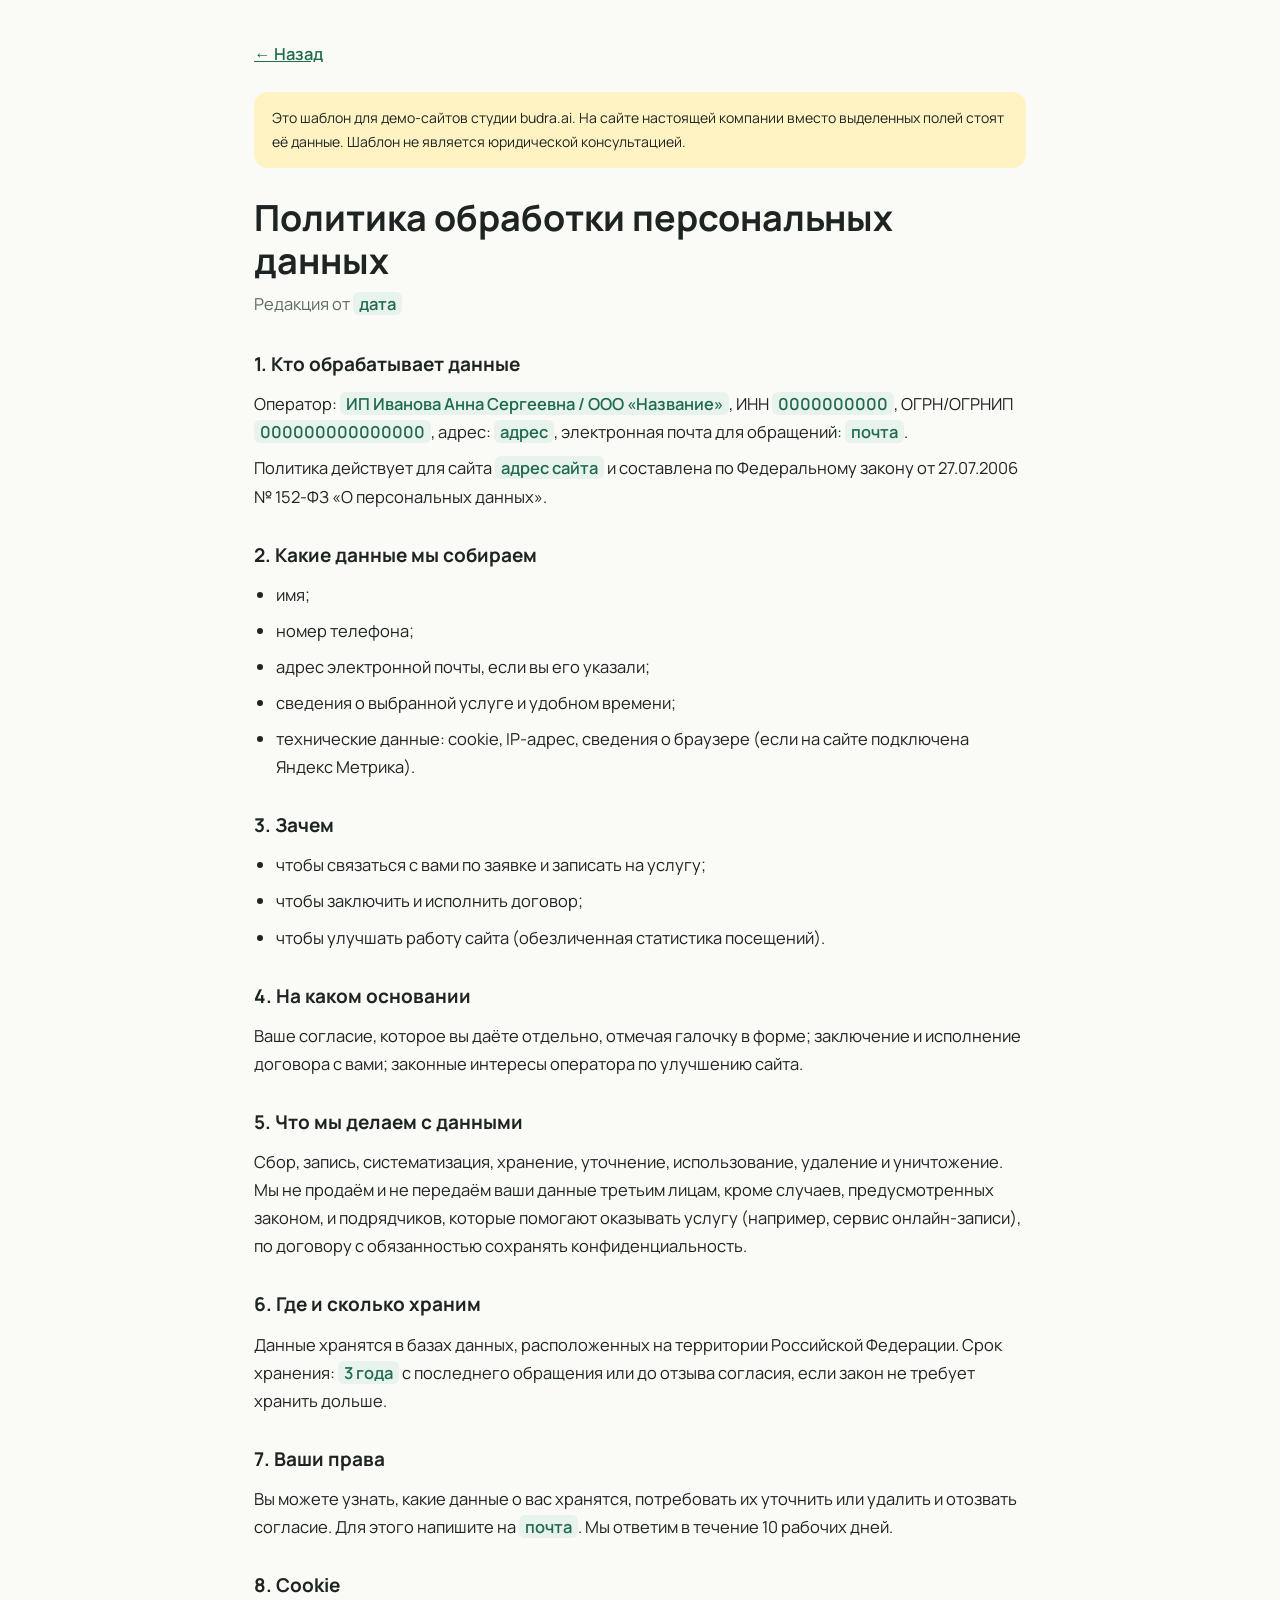
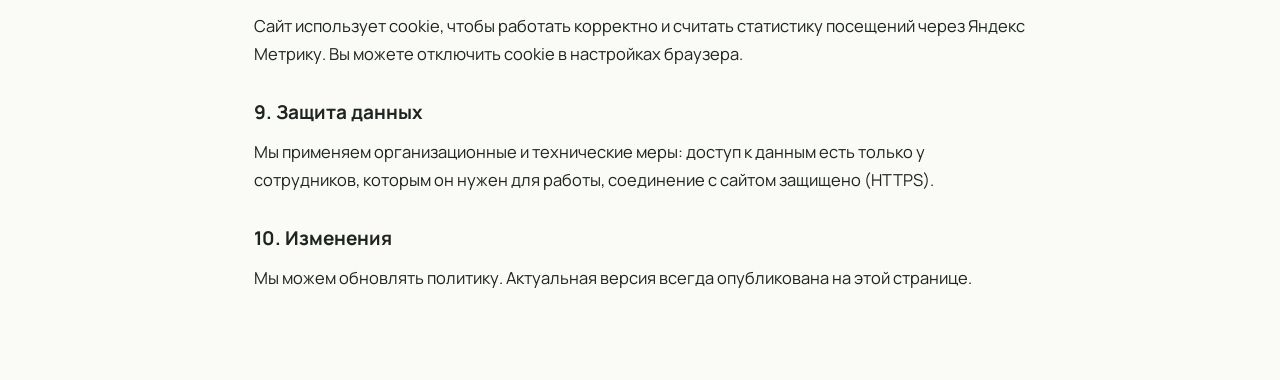
<file: cases/dokumenty/politika.html>
<!doctype html>
<html lang="ru"><head><meta charset="utf-8"><meta name="viewport" content="width=device-width, initial-scale=1">
<title>Политика обработки персональных данных (шаблон)</title>
<link rel="stylesheet" href="../../fonts/fonts.css"><link rel="stylesheet" href="_base.css"></head>
<body><div class="wrap">
<a class="back" href="javascript:history.back()">← Назад</a>
<div class="note">Это шаблон для демо-сайтов студии budra.ai. На сайте настоящей компании вместо выделенных полей стоят её данные. Шаблон не является юридической консультацией.</div>
<h1>Политика обработки персональных данных</h1>
<p class="sub">Редакция от <span class="ph">дата</span></p>

<h2>1. Кто обрабатывает данные</h2>
<p>Оператор: <span class="ph">ИП Иванова Анна Сергеевна / ООО «Название»</span>, ИНН <span class="ph">0000000000</span>, ОГРН/ОГРНИП <span class="ph">000000000000000</span>, адрес: <span class="ph">адрес</span>, электронная почта для обращений: <span class="ph">почта</span>.</p>
<p>Политика действует для сайта <span class="ph">адрес сайта</span> и составлена по Федеральному закону от 27.07.2006 № 152-ФЗ «О персональных данных».</p>

<h2>2. Какие данные мы собираем</h2>
<ul><li>имя;</li><li>номер телефона;</li><li>адрес электронной почты, если вы его указали;</li><li>сведения о выбранной услуге и удобном времени;</li><li>технические данные: cookie, IP-адрес, сведения о браузере (если на сайте подключена Яндекс Метрика).</li></ul>

<h2>3. Зачем</h2>
<ul><li>чтобы связаться с вами по заявке и записать на услугу;</li><li>чтобы заключить и исполнить договор;</li><li>чтобы улучшать работу сайта (обезличенная статистика посещений).</li></ul>

<h2>4. На каком основании</h2>
<p>Ваше согласие, которое вы даёте отдельно, отмечая галочку в форме; заключение и исполнение договора с вами; законные интересы оператора по улучшению сайта.</p>

<h2>5. Что мы делаем с данными</h2>
<p>Сбор, запись, систематизация, хранение, уточнение, использование, удаление и уничтожение. Мы не продаём и не передаём ваши данные третьим лицам, кроме случаев, предусмотренных законом, и подрядчиков, которые помогают оказывать услугу (например, сервис онлайн-записи), по договору с обязанностью сохранять конфиденциальность.</p>

<h2>6. Где и сколько храним</h2>
<p>Данные хранятся в базах данных, расположенных на территории Российской Федерации. Срок хранения: <span class="ph">3 года</span> с последнего обращения или до отзыва согласия, если закон не требует хранить дольше.</p>

<h2>7. Ваши права</h2>
<p>Вы можете узнать, какие данные о вас хранятся, потребовать их уточнить или удалить и отозвать согласие. Для этого напишите на <span class="ph">почта</span>. Мы ответим в течение 10 рабочих дней.</p>

<h2>8. Cookie</h2>
<p>Сайт использует cookie, чтобы работать корректно и считать статистику посещений через Яндекс Метрику. Вы можете отключить cookie в настройках браузера.</p>

<h2>9. Защита данных</h2>
<p>Мы применяем организационные и технические меры: доступ к данным есть только у сотрудников, которым он нужен для работы, соединение с сайтом защищено (HTTPS).</p>

<h2>10. Изменения</h2>
<p>Мы можем обновлять политику. Актуальная версия всегда опубликована на этой странице.</p>
</div></body></html>
</file>
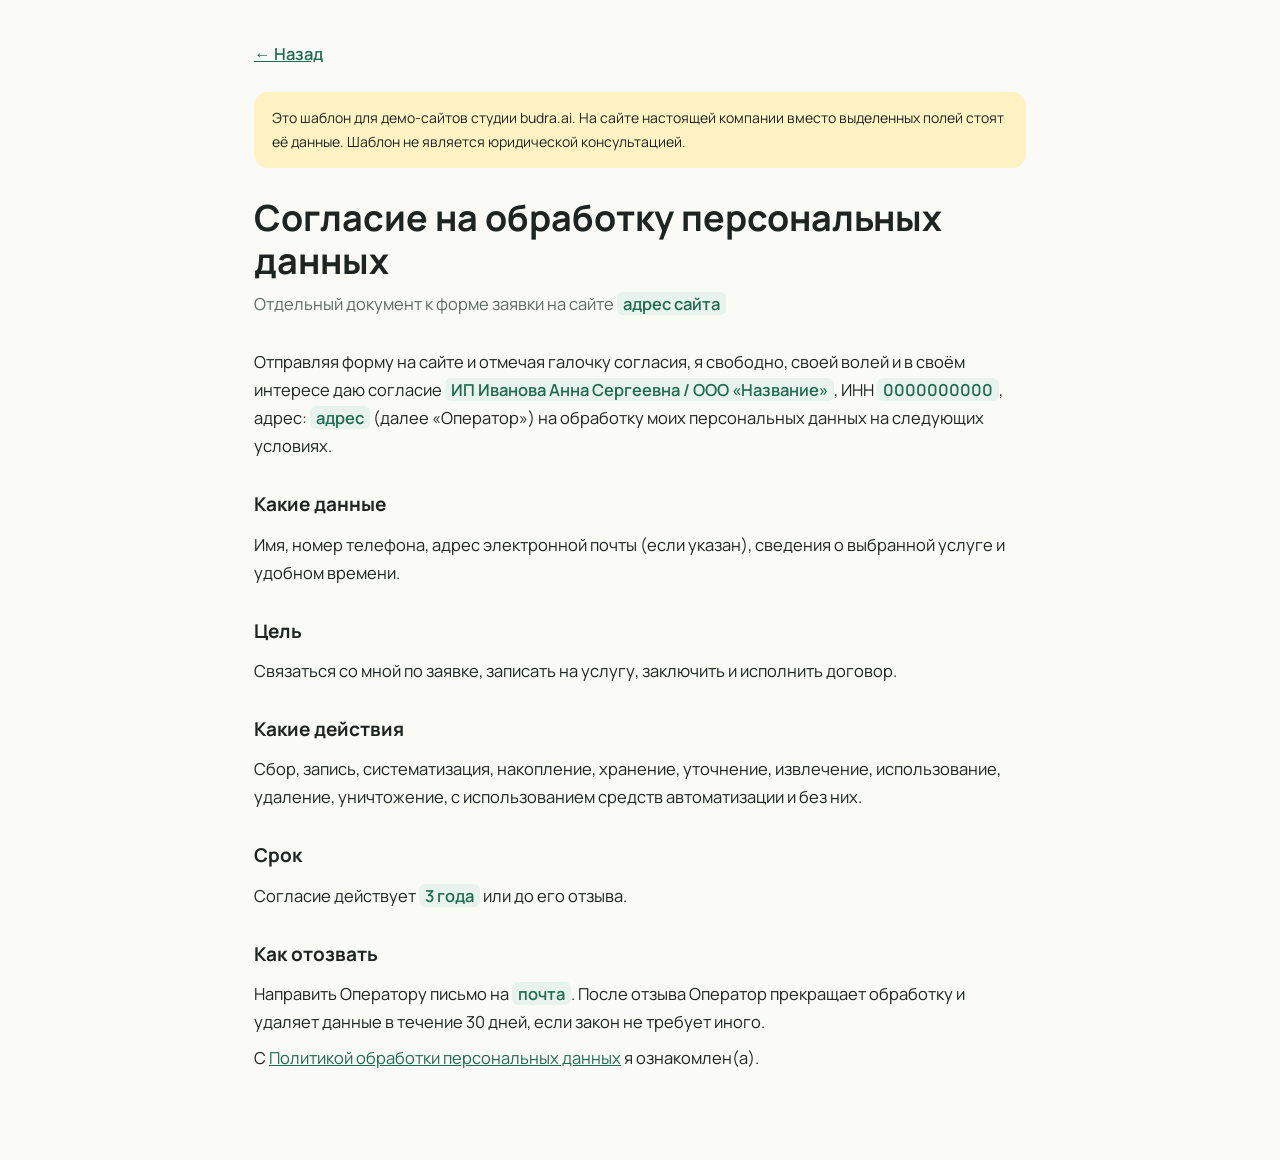
<file: cases/dokumenty/soglasie.html>
<!doctype html>
<html lang="ru"><head><meta charset="utf-8"><meta name="viewport" content="width=device-width, initial-scale=1">
<title>Согласие на обработку персональных данных (шаблон)</title>
<link rel="stylesheet" href="../../fonts/fonts.css"><link rel="stylesheet" href="_base.css"></head>
<body><div class="wrap">
<a class="back" href="javascript:history.back()">← Назад</a>
<div class="note">Это шаблон для демо-сайтов студии budra.ai. На сайте настоящей компании вместо выделенных полей стоят её данные. Шаблон не является юридической консультацией.</div>
<h1>Согласие на обработку персональных данных</h1>
<p class="sub">Отдельный документ к форме заявки на сайте <span class="ph">адрес сайта</span></p>

<p>Отправляя форму на сайте и отмечая галочку согласия, я свободно, своей волей и в своём интересе даю согласие <span class="ph">ИП Иванова Анна Сергеевна / ООО «Название»</span>, ИНН <span class="ph">0000000000</span>, адрес: <span class="ph">адрес</span> (далее «Оператор») на обработку моих персональных данных на следующих условиях.</p>

<h2>Какие данные</h2>
<p>Имя, номер телефона, адрес электронной почты (если указан), сведения о выбранной услуге и удобном времени.</p>

<h2>Цель</h2>
<p>Связаться со мной по заявке, записать на услугу, заключить и исполнить договор.</p>

<h2>Какие действия</h2>
<p>Сбор, запись, систематизация, накопление, хранение, уточнение, извлечение, использование, удаление, уничтожение, с использованием средств автоматизации и без них.</p>

<h2>Срок</h2>
<p>Согласие действует <span class="ph">3 года</span> или до его отзыва.</p>

<h2>Как отозвать</h2>
<p>Направить Оператору письмо на <span class="ph">почта</span>. После отзыва Оператор прекращает обработку и удаляет данные в течение 30 дней, если закон не требует иного.</p>

<p>С <a href="politika.html">Политикой обработки персональных данных</a> я ознакомлен(а).</p>
</div></body></html>
</file>
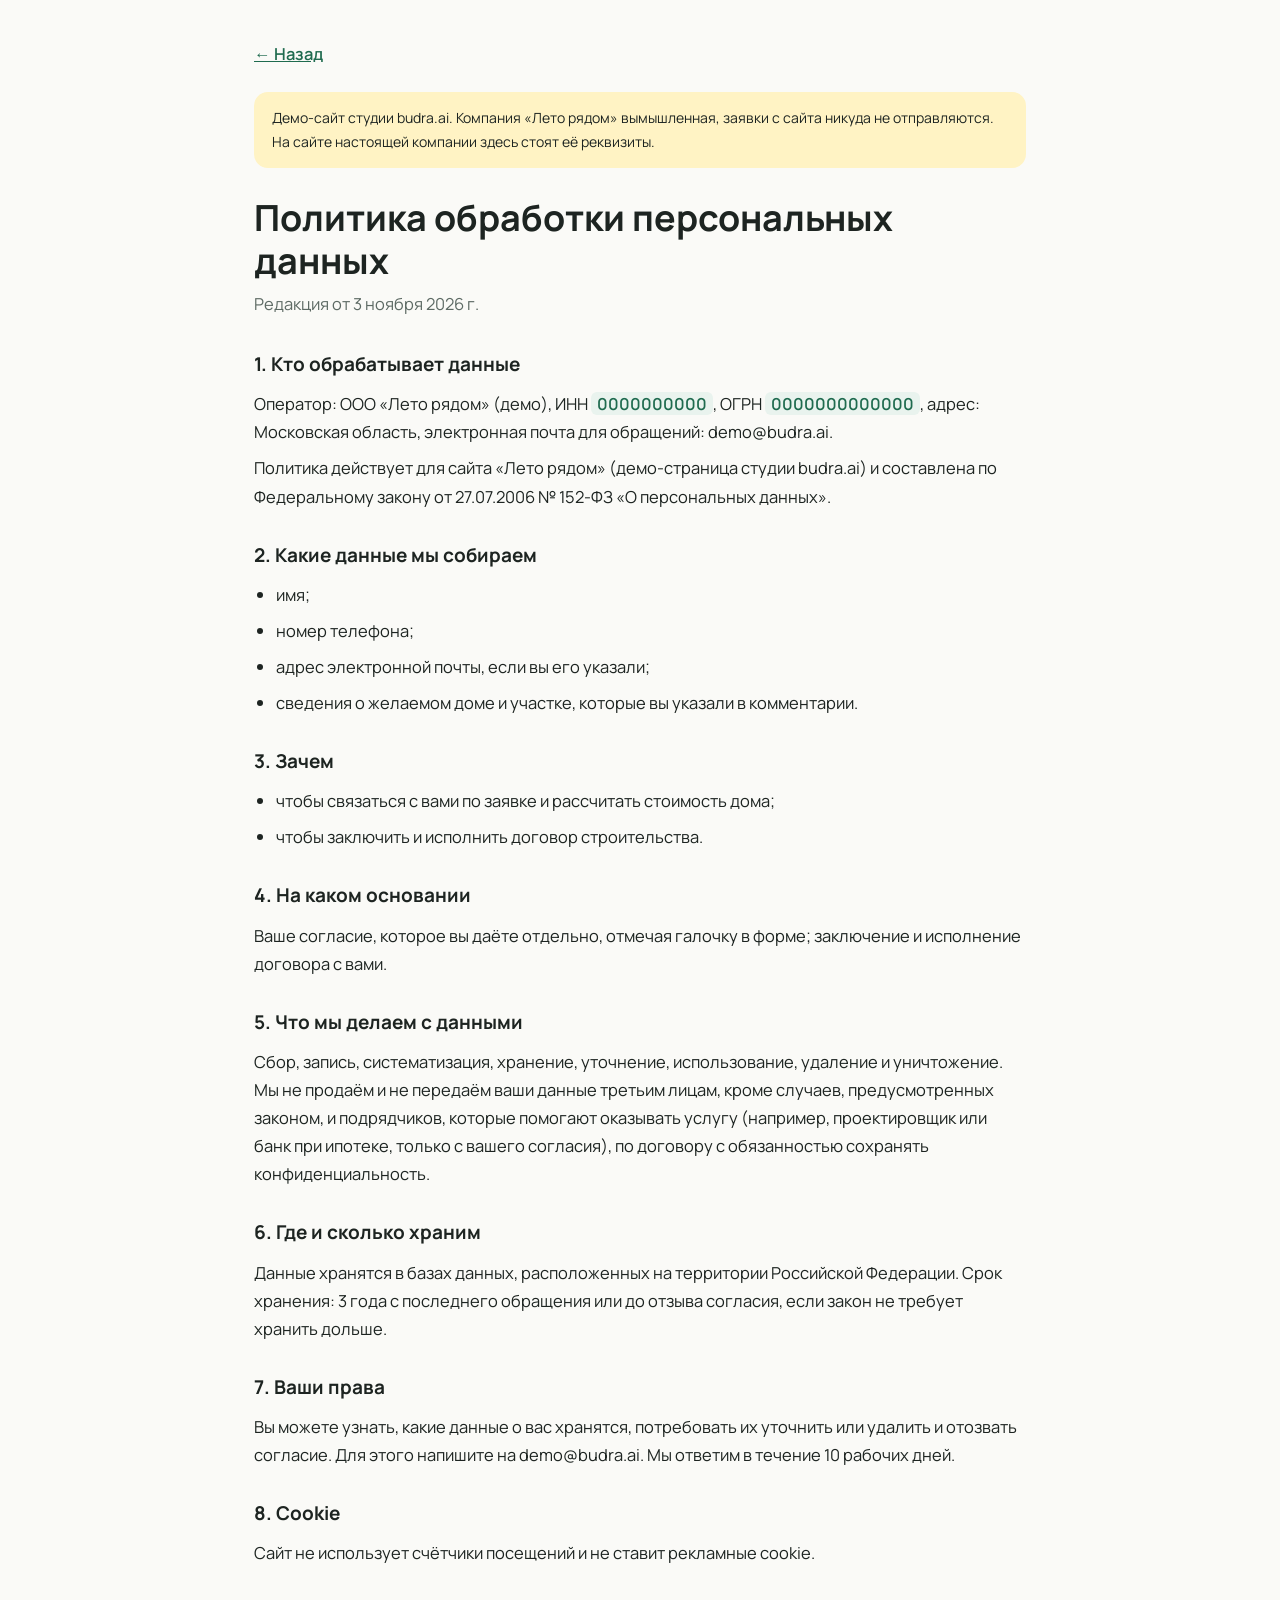
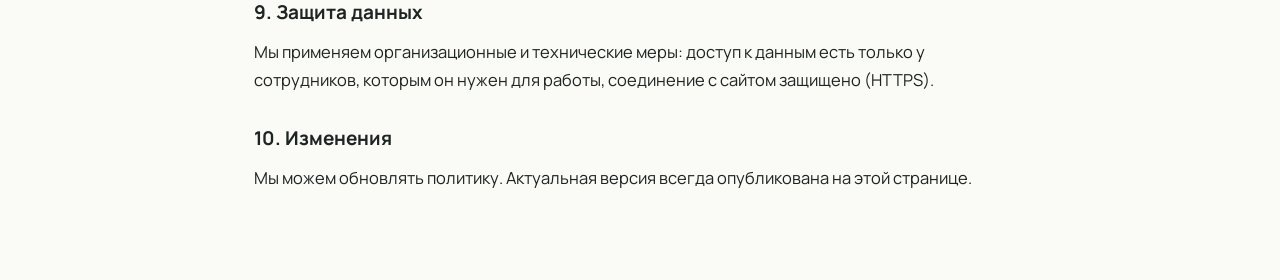
<file: cases/karkas/politika.html>
<!doctype html>
<html lang="ru"><head><meta charset="utf-8"><meta name="viewport" content="width=device-width, initial-scale=1">
<title>Политика обработки персональных данных — Лето рядом (демо)</title>
<meta name="robots" content="noindex">
<link rel="icon" href="img/favicon.svg" type="image/svg+xml">
<link rel="apple-touch-icon" href="img/apple-touch-icon.png">
<link rel="stylesheet" href="../../fonts/fonts.css"><link rel="stylesheet" href="../dokumenty/_base.css"></head>
<body><div class="wrap">
<a class="back" href="javascript:history.back()">← Назад</a>
<div class="note">Демо-сайт студии budra.ai. Компания «Лето рядом» вымышленная, заявки с сайта никуда не отправляются. На сайте настоящей компании здесь стоят её реквизиты.</div>
<h1>Политика обработки персональных данных</h1>
<p class="sub">Редакция от 3 ноября 2026 г.</p>

<h2>1. Кто обрабатывает данные</h2>
<p>Оператор: ООО «Лето рядом» (демо), ИНН <span class="ph">0000000000</span>, ОГРН <span class="ph">0000000000000</span>, адрес: Московская область, электронная почта для обращений: demo@budra.ai.</p>
<p>Политика действует для сайта «Лето рядом» (демо-страница студии budra.ai) и составлена по Федеральному закону от 27.07.2006 № 152-ФЗ «О персональных данных».</p>

<h2>2. Какие данные мы собираем</h2>
<ul><li>имя;</li><li>номер телефона;</li><li>адрес электронной почты, если вы его указали;</li><li>сведения о желаемом доме и участке, которые вы указали в комментарии.</li></ul>

<h2>3. Зачем</h2>
<ul><li>чтобы связаться с вами по заявке и рассчитать стоимость дома;</li><li>чтобы заключить и исполнить договор строительства.</li></ul>

<h2>4. На каком основании</h2>
<p>Ваше согласие, которое вы даёте отдельно, отмечая галочку в форме; заключение и исполнение договора с вами.</p>

<h2>5. Что мы делаем с данными</h2>
<p>Сбор, запись, систематизация, хранение, уточнение, использование, удаление и уничтожение. Мы не продаём и не передаём ваши данные третьим лицам, кроме случаев, предусмотренных законом, и подрядчиков, которые помогают оказывать услугу (например, проектировщик или банк при ипотеке, только с вашего согласия), по договору с обязанностью сохранять конфиденциальность.</p>

<h2>6. Где и сколько храним</h2>
<p>Данные хранятся в базах данных, расположенных на территории Российской Федерации. Срок хранения: 3 года с последнего обращения или до отзыва согласия, если закон не требует хранить дольше.</p>

<h2>7. Ваши права</h2>
<p>Вы можете узнать, какие данные о вас хранятся, потребовать их уточнить или удалить и отозвать согласие. Для этого напишите на demo@budra.ai. Мы ответим в течение 10 рабочих дней.</p>

<h2>8. Cookie</h2>
<p>Сайт не использует счётчики посещений и не ставит рекламные cookie.</p>

<h2>9. Защита данных</h2>
<p>Мы применяем организационные и технические меры: доступ к данным есть только у сотрудников, которым он нужен для работы, соединение с сайтом защищено (HTTPS).</p>

<h2>10. Изменения</h2>
<p>Мы можем обновлять политику. Актуальная версия всегда опубликована на этой странице.</p>
</div></body></html>
</file>
<file: fonts/fonts.css>
@font-face{font-family:'Oswald';font-style:normal;font-weight:500;font-display:swap;src:url(./oswald-cyrillic-500-normal.woff2) format('woff2');unicode-range:U+0301, U+0400-045F, U+0490-0491, U+04B0-04B1, U+2116}
@font-face{font-family:'Oswald';font-style:normal;font-weight:500;font-display:swap;src:url(./oswald-cyrillic-ext-500-normal.woff2) format('woff2');unicode-range:U+0460-052F, U+1C80-1C8A, U+20B4, U+2DE0-2DFF, U+A640-A69F, U+FE2E-FE2F}
@font-face{font-family:'Oswald';font-style:normal;font-weight:500;font-display:swap;src:url(./oswald-latin-500-normal.woff2) format('woff2');unicode-range:U+0000-00FF, U+0131, U+0152-0153, U+02BB-02BC, U+02C6, U+02DA, U+02DC, U+0304, U+0308, U+0329, U+2000-206F, U+20AC, U+2122, U+2191, U+2193, U+2212, U+2215, U+FEFF, U+FFFD}
@font-face{font-family:'Oswald';font-style:normal;font-weight:600;font-display:swap;src:url(./oswald-cyrillic-600-normal.woff2) format('woff2');unicode-range:U+0301, U+0400-045F, U+0490-0491, U+04B0-04B1, U+2116}
@font-face{font-family:'Oswald';font-style:normal;font-weight:600;font-display:swap;src:url(./oswald-cyrillic-ext-600-normal.woff2) format('woff2');unicode-range:U+0460-052F, U+1C80-1C8A, U+20B4, U+2DE0-2DFF, U+A640-A69F, U+FE2E-FE2F}
@font-face{font-family:'Oswald';font-style:normal;font-weight:600;font-display:swap;src:url(./oswald-latin-600-normal.woff2) format('woff2');unicode-range:U+0000-00FF, U+0131, U+0152-0153, U+02BB-02BC, U+02C6, U+02DA, U+02DC, U+0304, U+0308, U+0329, U+2000-206F, U+20AC, U+2122, U+2191, U+2193, U+2212, U+2215, U+FEFF, U+FFFD}
@font-face{font-family:'Oswald';font-style:normal;font-weight:700;font-display:swap;src:url(./oswald-cyrillic-700-normal.woff2) format('woff2');unicode-range:U+0301, U+0400-045F, U+0490-0491, U+04B0-04B1, U+2116}
@font-face{font-family:'Oswald';font-style:normal;font-weight:700;font-display:swap;src:url(./oswald-cyrillic-ext-700-normal.woff2) format('woff2');unicode-range:U+0460-052F, U+1C80-1C8A, U+20B4, U+2DE0-2DFF, U+A640-A69F, U+FE2E-FE2F}
@font-face{font-family:'Oswald';font-style:normal;font-weight:700;font-display:swap;src:url(./oswald-latin-700-normal.woff2) format('woff2');unicode-range:U+0000-00FF, U+0131, U+0152-0153, U+02BB-02BC, U+02C6, U+02DA, U+02DC, U+0304, U+0308, U+0329, U+2000-206F, U+20AC, U+2122, U+2191, U+2193, U+2212, U+2215, U+FEFF, U+FFFD}
@font-face{font-family:'Manrope';font-style:normal;font-weight:300;font-display:swap;src:url(./manrope-cyrillic-300-normal.woff2) format('woff2');unicode-range:U+0301, U+0400-045F, U+0490-0491, U+04B0-04B1, U+2116}
@font-face{font-family:'Manrope';font-style:normal;font-weight:300;font-display:swap;src:url(./manrope-cyrillic-ext-300-normal.woff2) format('woff2');unicode-range:U+0460-052F, U+1C80-1C8A, U+20B4, U+2DE0-2DFF, U+A640-A69F, U+FE2E-FE2F}
@font-face{font-family:'Manrope';font-style:normal;font-weight:300;font-display:swap;src:url(./manrope-latin-300-normal.woff2) format('woff2');unicode-range:U+0000-00FF, U+0131, U+0152-0153, U+02BB-02BC, U+02C6, U+02DA, U+02DC, U+0304, U+0308, U+0329, U+2000-206F, U+20AC, U+2122, U+2191, U+2193, U+2212, U+2215, U+FEFF, U+FFFD}
@font-face{font-family:'Manrope';font-style:normal;font-weight:400;font-display:swap;src:url(./manrope-cyrillic-400-normal.woff2) format('woff2');unicode-range:U+0301, U+0400-045F, U+0490-0491, U+04B0-04B1, U+2116}
@font-face{font-family:'Manrope';font-style:normal;font-weight:400;font-display:swap;src:url(./manrope-cyrillic-ext-400-normal.woff2) format('woff2');unicode-range:U+0460-052F, U+1C80-1C8A, U+20B4, U+2DE0-2DFF, U+A640-A69F, U+FE2E-FE2F}
@font-face{font-family:'Manrope';font-style:normal;font-weight:400;font-display:swap;src:url(./manrope-latin-400-normal.woff2) format('woff2');unicode-range:U+0000-00FF, U+0131, U+0152-0153, U+02BB-02BC, U+02C6, U+02DA, U+02DC, U+0304, U+0308, U+0329, U+2000-206F, U+20AC, U+2122, U+2191, U+2193, U+2212, U+2215, U+FEFF, U+FFFD}
@font-face{font-family:'Manrope';font-style:normal;font-weight:500;font-display:swap;src:url(./manrope-cyrillic-500-normal.woff2) format('woff2');unicode-range:U+0301, U+0400-045F, U+0490-0491, U+04B0-04B1, U+2116}
@font-face{font-family:'Manrope';font-style:normal;font-weight:500;font-display:swap;src:url(./manrope-cyrillic-ext-500-normal.woff2) format('woff2');unicode-range:U+0460-052F, U+1C80-1C8A, U+20B4, U+2DE0-2DFF, U+A640-A69F, U+FE2E-FE2F}
@font-face{font-family:'Manrope';font-style:normal;font-weight:500;font-display:swap;src:url(./manrope-latin-500-normal.woff2) format('woff2');unicode-range:U+0000-00FF, U+0131, U+0152-0153, U+02BB-02BC, U+02C6, U+02DA, U+02DC, U+0304, U+0308, U+0329, U+2000-206F, U+20AC, U+2122, U+2191, U+2193, U+2212, U+2215, U+FEFF, U+FFFD}
@font-face{font-family:'Manrope';font-style:normal;font-weight:600;font-display:swap;src:url(./manrope-cyrillic-600-normal.woff2) format('woff2');unicode-range:U+0301, U+0400-045F, U+0490-0491, U+04B0-04B1, U+2116}
@font-face{font-family:'Manrope';font-style:normal;font-weight:600;font-display:swap;src:url(./manrope-cyrillic-ext-600-normal.woff2) format('woff2');unicode-range:U+0460-052F, U+1C80-1C8A, U+20B4, U+2DE0-2DFF, U+A640-A69F, U+FE2E-FE2F}
@font-face{font-family:'Manrope';font-style:normal;font-weight:600;font-display:swap;src:url(./manrope-latin-600-normal.woff2) format('woff2');unicode-range:U+0000-00FF, U+0131, U+0152-0153, U+02BB-02BC, U+02C6, U+02DA, U+02DC, U+0304, U+0308, U+0329, U+2000-206F, U+20AC, U+2122, U+2191, U+2193, U+2212, U+2215, U+FEFF, U+FFFD}
@font-face{font-family:'Manrope';font-style:normal;font-weight:700;font-display:swap;src:url(./manrope-cyrillic-700-normal.woff2) format('woff2');unicode-range:U+0301, U+0400-045F, U+0490-0491, U+04B0-04B1, U+2116}
@font-face{font-family:'Manrope';font-style:normal;font-weight:700;font-display:swap;src:url(./manrope-cyrillic-ext-700-normal.woff2) format('woff2');unicode-range:U+0460-052F, U+1C80-1C8A, U+20B4, U+2DE0-2DFF, U+A640-A69F, U+FE2E-FE2F}
@font-face{font-family:'Manrope';font-style:normal;font-weight:700;font-display:swap;src:url(./manrope-latin-700-normal.woff2) format('woff2');unicode-range:U+0000-00FF, U+0131, U+0152-0153, U+02BB-02BC, U+02C6, U+02DA, U+02DC, U+0304, U+0308, U+0329, U+2000-206F, U+20AC, U+2122, U+2191, U+2193, U+2212, U+2215, U+FEFF, U+FFFD}
@font-face{font-family:'Yellowtail';font-style:normal;font-weight:400;font-display:swap;src:url(./yellowtail-latin-400-normal.woff2) format('woff2');unicode-range:U+0000-00FF, U+0131, U+0152-0153, U+02BB-02BC, U+02C6, U+02DA, U+02DC, U+0304, U+0308, U+0329, U+2000-206F, U+20AC, U+2122, U+2191, U+2193, U+2212, U+2215, U+FEFF, U+FFFD}
@font-face{font-family:'Cormorant Garamond';font-style:normal;font-weight:300;font-display:swap;src:url(./cormorant-garamond-cyrillic-300-normal.woff2) format('woff2');unicode-range:U+0301, U+0400-045F, U+0490-0491, U+04B0-04B1, U+2116}
@font-face{font-family:'Cormorant Garamond';font-style:normal;font-weight:300;font-display:swap;src:url(./cormorant-garamond-cyrillic-ext-300-normal.woff2) format('woff2');unicode-range:U+0460-052F, U+1C80-1C8A, U+20B4, U+2DE0-2DFF, U+A640-A69F, U+FE2E-FE2F}
@font-face{font-family:'Cormorant Garamond';font-style:normal;font-weight:300;font-display:swap;src:url(./cormorant-garamond-latin-300-normal.woff2) format('woff2');unicode-range:U+0000-00FF, U+0131, U+0152-0153, U+02BB-02BC, U+02C6, U+02DA, U+02DC, U+0304, U+0308, U+0329, U+2000-206F, U+20AC, U+2122, U+2191, U+2193, U+2212, U+2215, U+FEFF, U+FFFD}
@font-face{font-family:'Cormorant Garamond';font-style:normal;font-weight:400;font-display:swap;src:url(./cormorant-garamond-cyrillic-400-normal.woff2) format('woff2');unicode-range:U+0301, U+0400-045F, U+0490-0491, U+04B0-04B1, U+2116}
@font-face{font-family:'Cormorant Garamond';font-style:normal;font-weight:400;font-display:swap;src:url(./cormorant-garamond-cyrillic-ext-400-normal.woff2) format('woff2');unicode-range:U+0460-052F, U+1C80-1C8A, U+20B4, U+2DE0-2DFF, U+A640-A69F, U+FE2E-FE2F}
@font-face{font-family:'Cormorant Garamond';font-style:normal;font-weight:400;font-display:swap;src:url(./cormorant-garamond-latin-400-normal.woff2) format('woff2');unicode-range:U+0000-00FF, U+0131, U+0152-0153, U+02BB-02BC, U+02C6, U+02DA, U+02DC, U+0304, U+0308, U+0329, U+2000-206F, U+20AC, U+2122, U+2191, U+2193, U+2212, U+2215, U+FEFF, U+FFFD}
@font-face{font-family:'Cormorant Garamond';font-style:normal;font-weight:500;font-display:swap;src:url(./cormorant-garamond-cyrillic-500-normal.woff2) format('woff2');unicode-range:U+0301, U+0400-045F, U+0490-0491, U+04B0-04B1, U+2116}
@font-face{font-family:'Cormorant Garamond';font-style:normal;font-weight:500;font-display:swap;src:url(./cormorant-garamond-cyrillic-ext-500-normal.woff2) format('woff2');unicode-range:U+0460-052F, U+1C80-1C8A, U+20B4, U+2DE0-2DFF, U+A640-A69F, U+FE2E-FE2F}
@font-face{font-family:'Cormorant Garamond';font-style:normal;font-weight:500;font-display:swap;src:url(./cormorant-garamond-latin-500-normal.woff2) format('woff2');unicode-range:U+0000-00FF, U+0131, U+0152-0153, U+02BB-02BC, U+02C6, U+02DA, U+02DC, U+0304, U+0308, U+0329, U+2000-206F, U+20AC, U+2122, U+2191, U+2193, U+2212, U+2215, U+FEFF, U+FFFD}
@font-face{font-family:'Cormorant Garamond';font-style:normal;font-weight:600;font-display:swap;src:url(./cormorant-garamond-cyrillic-600-normal.woff2) format('woff2');unicode-range:U+0301, U+0400-045F, U+0490-0491, U+04B0-04B1, U+2116}
@font-face{font-family:'Cormorant Garamond';font-style:normal;font-weight:600;font-display:swap;src:url(./cormorant-garamond-cyrillic-ext-600-normal.woff2) format('woff2');unicode-range:U+0460-052F, U+1C80-1C8A, U+20B4, U+2DE0-2DFF, U+A640-A69F, U+FE2E-FE2F}
@font-face{font-family:'Cormorant Garamond';font-style:normal;font-weight:600;font-display:swap;src:url(./cormorant-garamond-latin-600-normal.woff2) format('woff2');unicode-range:U+0000-00FF, U+0131, U+0152-0153, U+02BB-02BC, U+02C6, U+02DA, U+02DC, U+0304, U+0308, U+0329, U+2000-206F, U+20AC, U+2122, U+2191, U+2193, U+2212, U+2215, U+FEFF, U+FFFD}
@font-face{font-family:'Cormorant Garamond';font-style:italic;font-weight:400;font-display:swap;src:url(./cormorant-garamond-cyrillic-400-italic.woff2) format('woff2');unicode-range:U+0301, U+0400-045F, U+0490-0491, U+04B0-04B1, U+2116}
@font-face{font-family:'Cormorant Garamond';font-style:italic;font-weight:400;font-display:swap;src:url(./cormorant-garamond-cyrillic-ext-400-italic.woff2) format('woff2');unicode-range:U+0460-052F, U+1C80-1C8A, U+20B4, U+2DE0-2DFF, U+A640-A69F, U+FE2E-FE2F}
@font-face{font-family:'Cormorant Garamond';font-style:italic;font-weight:400;font-display:swap;src:url(./cormorant-garamond-latin-400-italic.woff2) format('woff2');unicode-range:U+0000-00FF, U+0131, U+0152-0153, U+02BB-02BC, U+02C6, U+02DA, U+02DC, U+0304, U+0308, U+0329, U+2000-206F, U+20AC, U+2122, U+2191, U+2193, U+2212, U+2215, U+FEFF, U+FFFD}
@font-face{font-family:'Cormorant Garamond';font-style:italic;font-weight:500;font-display:swap;src:url(./cormorant-garamond-cyrillic-500-italic.woff2) format('woff2');unicode-range:U+0301, U+0400-045F, U+0490-0491, U+04B0-04B1, U+2116}
@font-face{font-family:'Cormorant Garamond';font-style:italic;font-weight:500;font-display:swap;src:url(./cormorant-garamond-cyrillic-ext-500-italic.woff2) format('woff2');unicode-range:U+0460-052F, U+1C80-1C8A, U+20B4, U+2DE0-2DFF, U+A640-A69F, U+FE2E-FE2F}
@font-face{font-family:'Cormorant Garamond';font-style:italic;font-weight:500;font-display:swap;src:url(./cormorant-garamond-latin-500-italic.woff2) format('woff2');unicode-range:U+0000-00FF, U+0131, U+0152-0153, U+02BB-02BC, U+02C6, U+02DA, U+02DC, U+0304, U+0308, U+0329, U+2000-206F, U+20AC, U+2122, U+2191, U+2193, U+2212, U+2215, U+FEFF, U+FFFD}
@font-face{font-family:'Jost';font-style:normal;font-weight:300;font-display:swap;src:url(./jost-cyrillic-300-normal.woff2) format('woff2');unicode-range:U+0301, U+0400-045F, U+0490-0491, U+04B0-04B1, U+2116}
@font-face{font-family:'Jost';font-style:normal;font-weight:300;font-display:swap;src:url(./jost-latin-300-normal.woff2) format('woff2');unicode-range:U+0000-00FF, U+0131, U+0152-0153, U+02BB-02BC, U+02C6, U+02DA, U+02DC, U+0304, U+0308, U+0329, U+2000-206F, U+20AC, U+2122, U+2191, U+2193, U+2212, U+2215, U+FEFF, U+FFFD}
@font-face{font-family:'Jost';font-style:normal;font-weight:400;font-display:swap;src:url(./jost-cyrillic-400-normal.woff2) format('woff2');unicode-range:U+0301, U+0400-045F, U+0490-0491, U+04B0-04B1, U+2116}
@font-face{font-family:'Jost';font-style:normal;font-weight:400;font-display:swap;src:url(./jost-latin-400-normal.woff2) format('woff2');unicode-range:U+0000-00FF, U+0131, U+0152-0153, U+02BB-02BC, U+02C6, U+02DA, U+02DC, U+0304, U+0308, U+0329, U+2000-206F, U+20AC, U+2122, U+2191, U+2193, U+2212, U+2215, U+FEFF, U+FFFD}
@font-face{font-family:'Jost';font-style:normal;font-weight:500;font-display:swap;src:url(./jost-cyrillic-500-normal.woff2) format('woff2');unicode-range:U+0301, U+0400-045F, U+0490-0491, U+04B0-04B1, U+2116}
@font-face{font-family:'Jost';font-style:normal;font-weight:500;font-display:swap;src:url(./jost-latin-500-normal.woff2) format('woff2');unicode-range:U+0000-00FF, U+0131, U+0152-0153, U+02BB-02BC, U+02C6, U+02DA, U+02DC, U+0304, U+0308, U+0329, U+2000-206F, U+20AC, U+2122, U+2191, U+2193, U+2212, U+2215, U+FEFF, U+FFFD}
@font-face{font-family:'Unbounded';font-style:normal;font-weight:400;font-display:swap;src:url(./unbounded-cyrillic-400-normal.woff2) format('woff2');unicode-range:U+0301, U+0400-045F, U+0490-0491, U+04B0-04B1, U+2116}
@font-face{font-family:'Unbounded';font-style:normal;font-weight:400;font-display:swap;src:url(./unbounded-cyrillic-ext-400-normal.woff2) format('woff2');unicode-range:U+0460-052F, U+1C80-1C8A, U+20B4, U+2DE0-2DFF, U+A640-A69F, U+FE2E-FE2F}
@font-face{font-family:'Unbounded';font-style:normal;font-weight:400;font-display:swap;src:url(./unbounded-latin-400-normal.woff2) format('woff2');unicode-range:U+0000-00FF, U+0131, U+0152-0153, U+02BB-02BC, U+02C6, U+02DA, U+02DC, U+0304, U+0308, U+0329, U+2000-206F, U+20AC, U+2122, U+2191, U+2193, U+2212, U+2215, U+FEFF, U+FFFD}
@font-face{font-family:'Unbounded';font-style:normal;font-weight:600;font-display:swap;src:url(./unbounded-cyrillic-600-normal.woff2) format('woff2');unicode-range:U+0301, U+0400-045F, U+0490-0491, U+04B0-04B1, U+2116}
@font-face{font-family:'Unbounded';font-style:normal;font-weight:600;font-display:swap;src:url(./unbounded-cyrillic-ext-600-normal.woff2) format('woff2');unicode-range:U+0460-052F, U+1C80-1C8A, U+20B4, U+2DE0-2DFF, U+A640-A69F, U+FE2E-FE2F}
@font-face{font-family:'Unbounded';font-style:normal;font-weight:600;font-display:swap;src:url(./unbounded-latin-600-normal.woff2) format('woff2');unicode-range:U+0000-00FF, U+0131, U+0152-0153, U+02BB-02BC, U+02C6, U+02DA, U+02DC, U+0304, U+0308, U+0329, U+2000-206F, U+20AC, U+2122, U+2191, U+2193, U+2212, U+2215, U+FEFF, U+FFFD}
@font-face{font-family:'Unbounded';font-style:normal;font-weight:800;font-display:swap;src:url(./unbounded-cyrillic-800-normal.woff2) format('woff2');unicode-range:U+0301, U+0400-045F, U+0490-0491, U+04B0-04B1, U+2116}
@font-face{font-family:'Unbounded';font-style:normal;font-weight:800;font-display:swap;src:url(./unbounded-cyrillic-ext-800-normal.woff2) format('woff2');unicode-range:U+0460-052F, U+1C80-1C8A, U+20B4, U+2DE0-2DFF, U+A640-A69F, U+FE2E-FE2F}
@font-face{font-family:'Unbounded';font-style:normal;font-weight:800;font-display:swap;src:url(./unbounded-latin-800-normal.woff2) format('woff2');unicode-range:U+0000-00FF, U+0131, U+0152-0153, U+02BB-02BC, U+02C6, U+02DA, U+02DC, U+0304, U+0308, U+0329, U+2000-206F, U+20AC, U+2122, U+2191, U+2193, U+2212, U+2215, U+FEFF, U+FFFD}
</file>
<file: cases/dokumenty/_base.css>
:root{--ink:#1d2421;--muted:#5d6a64;--line:rgba(0,0,0,.1);--bg:#fafaf7;--acc:#1F6B4F}
*{margin:0;padding:0;box-sizing:border-box}
body{background:var(--bg);color:var(--ink);font-family:'Manrope',Arial,sans-serif;font-size:16.5px;line-height:1.7;-webkit-font-smoothing:antialiased}
.wrap{max-width:820px;margin:0 auto;padding:40px 24px 80px}
.note{background:#fff3c4;border-radius:14px;padding:14px 18px;font-size:14px;margin-bottom:28px}
h1{font-size:clamp(26px,4vw,36px);line-height:1.2;margin-bottom:8px}
.sub{color:var(--muted);margin-bottom:30px}
h2{font-size:19px;margin:28px 0 10px}
p,li{margin-bottom:8px}
ul{padding-left:22px}
.ph{background:#e9f3ee;color:var(--acc);border-radius:6px;padding:0 6px;font-weight:600}
a{color:var(--acc)}
.back{display:inline-block;margin-bottom:24px;font-weight:600}
</file>
